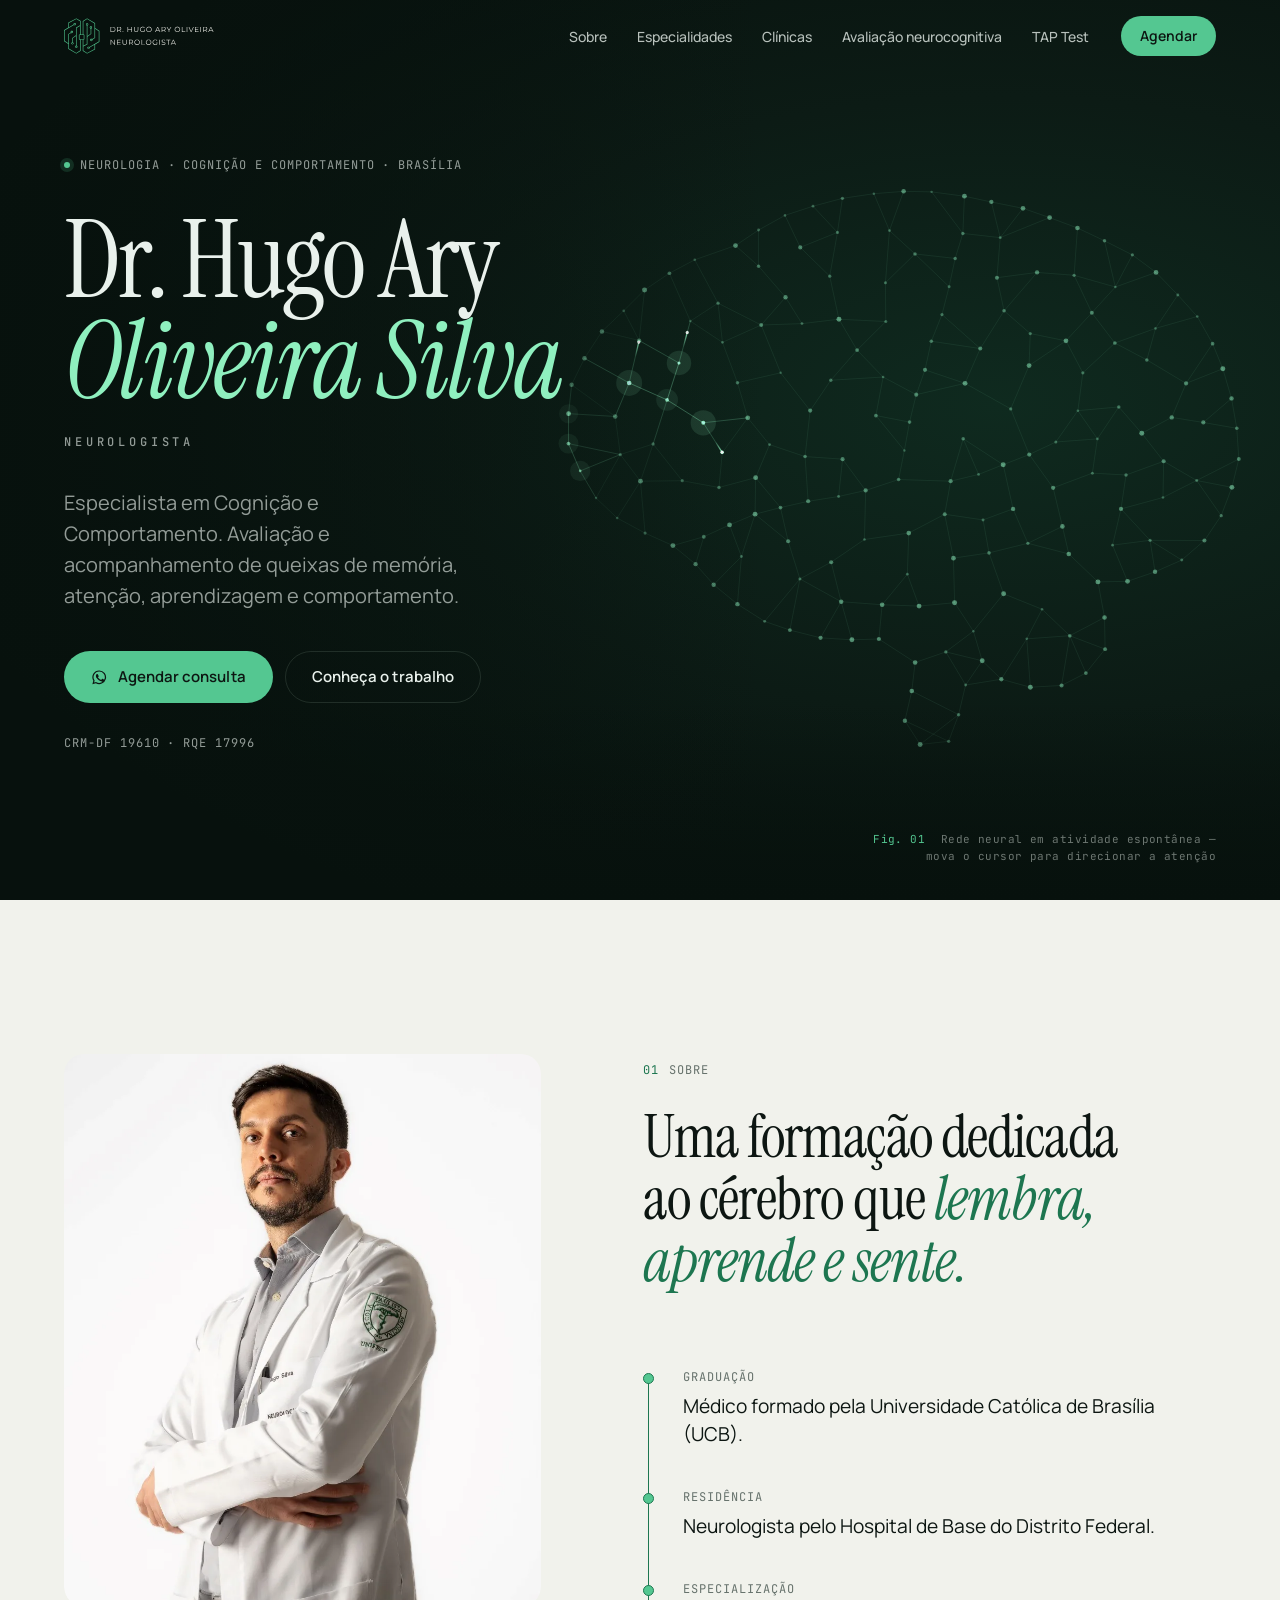
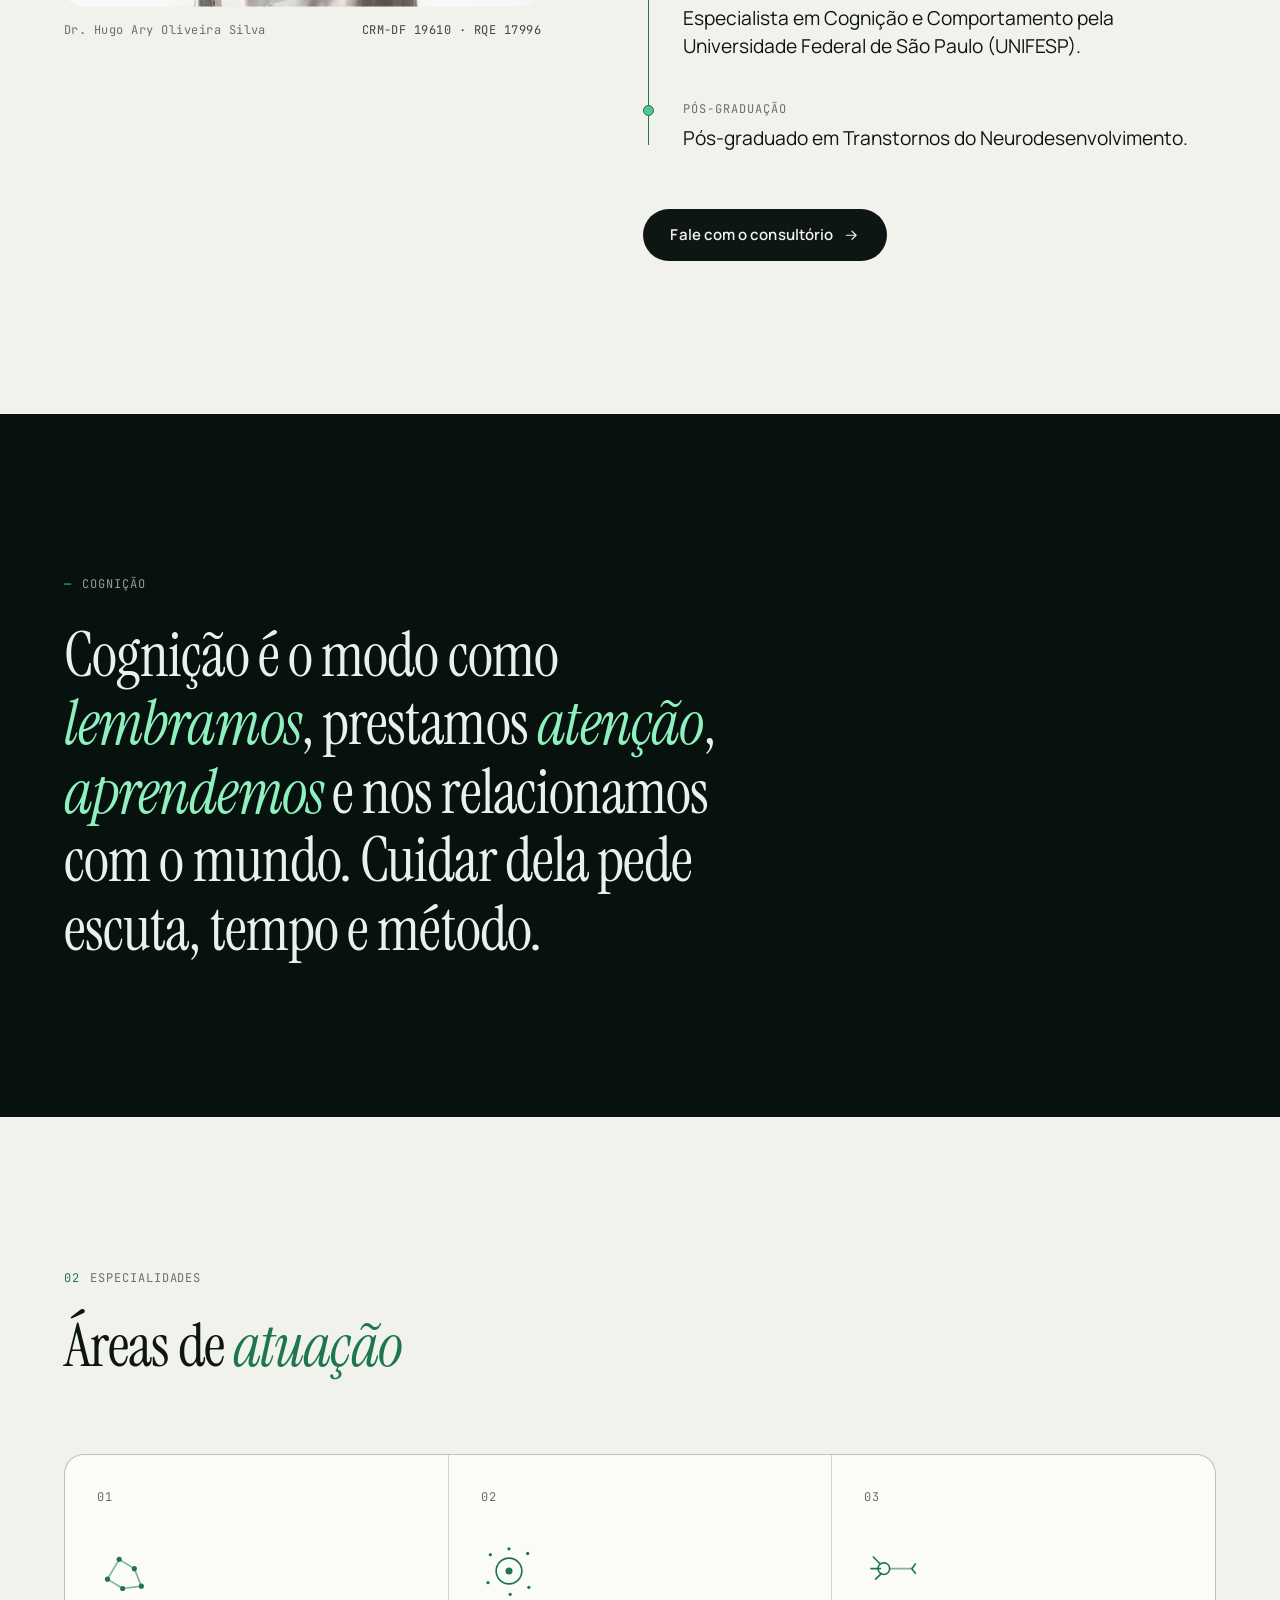
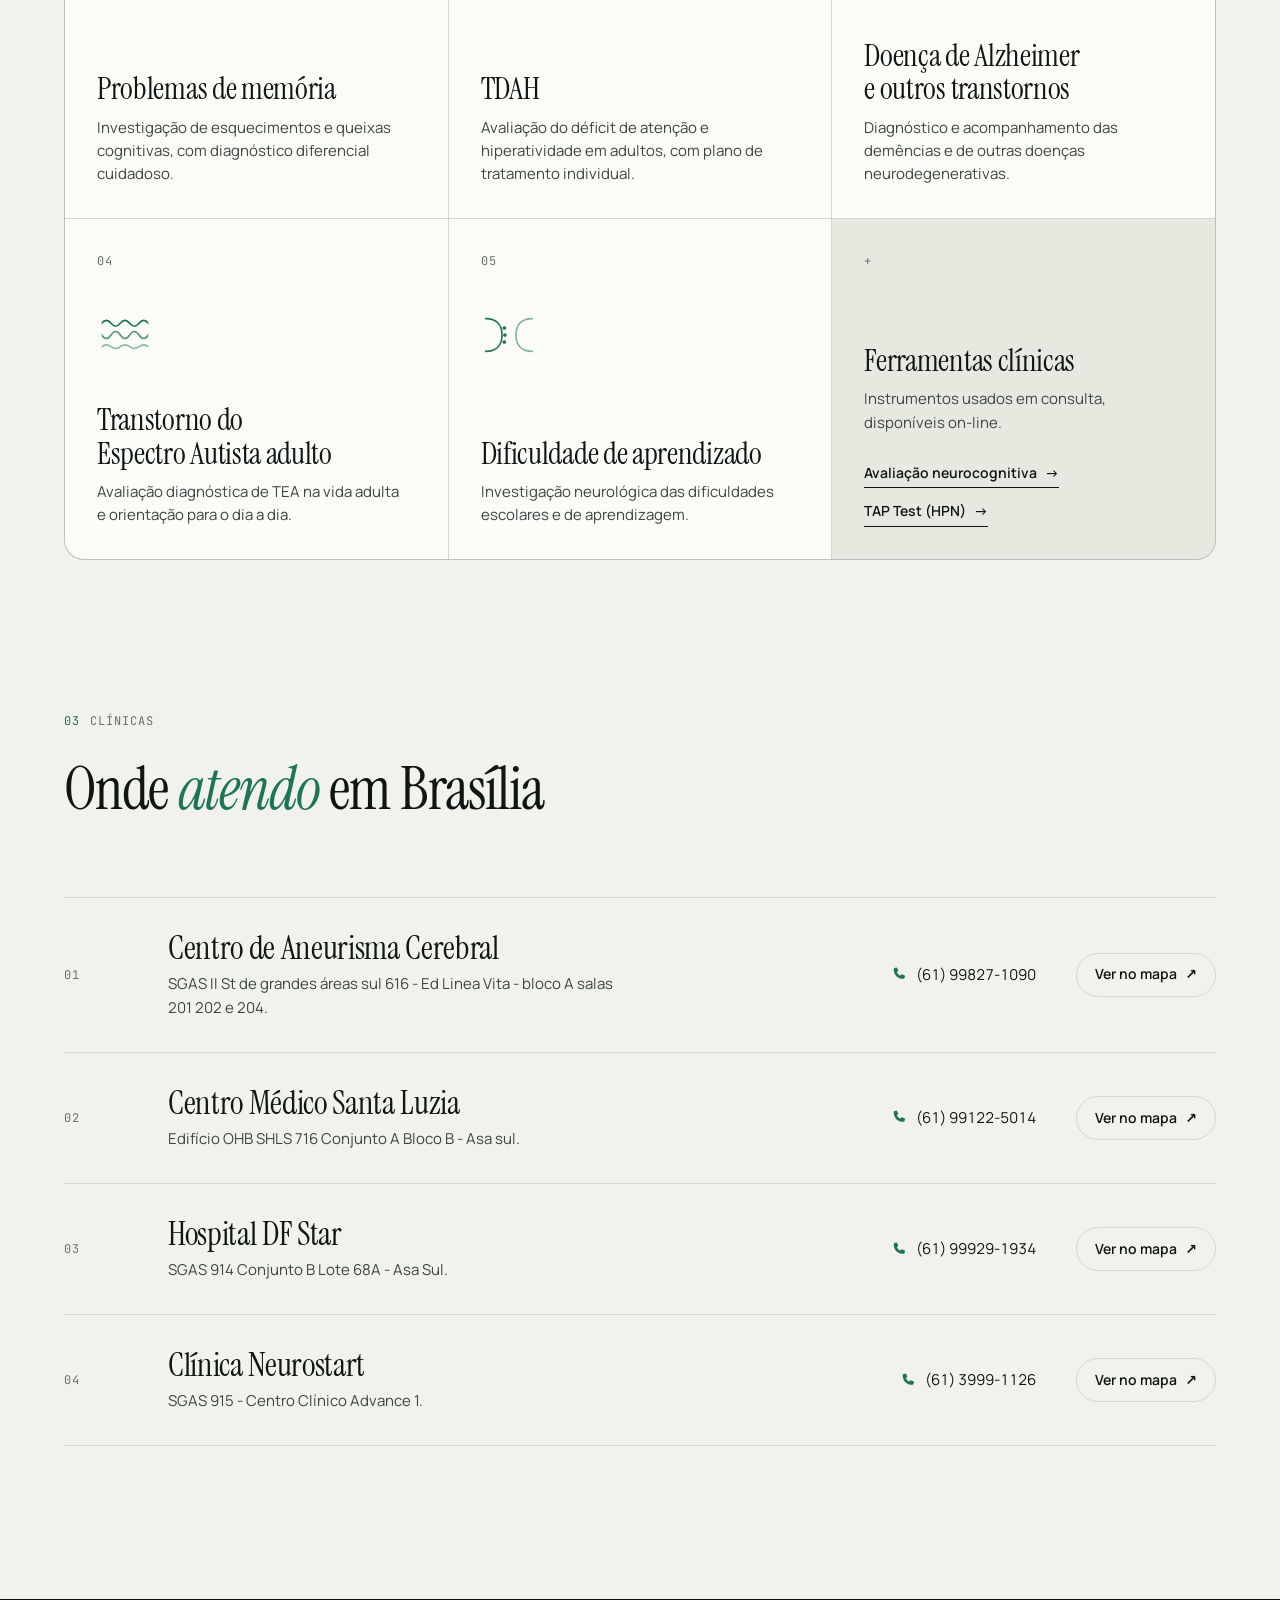
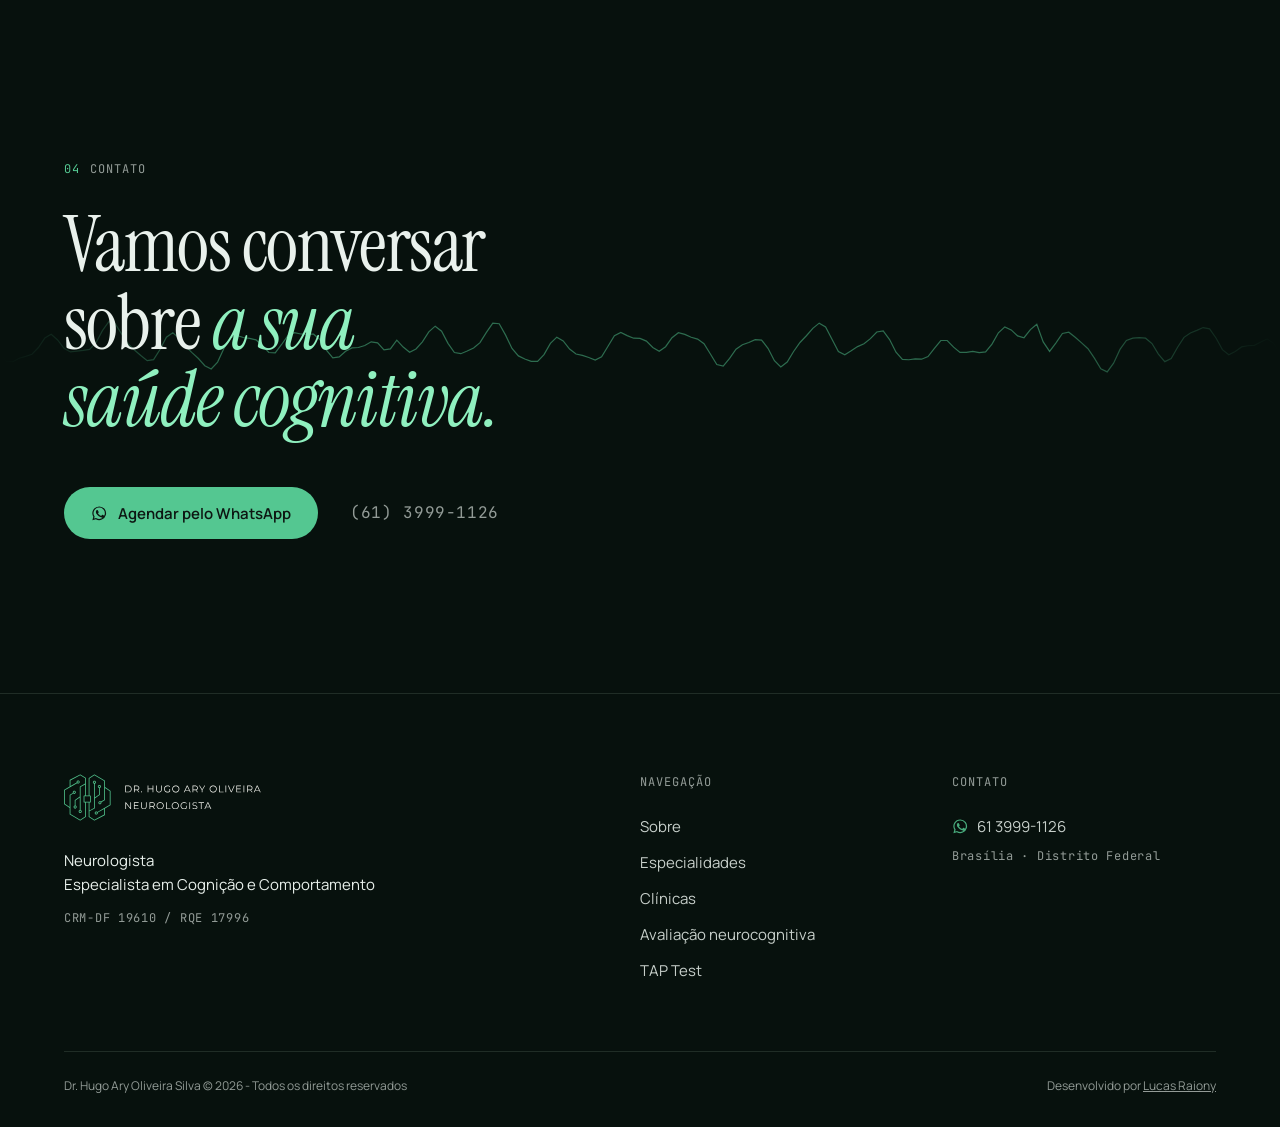
<file: index.html>
<!DOCTYPE html>
<html lang="pt-BR">
  <head>
    <meta charset="UTF-8" />
    <meta name="viewport" content="width=device-width, initial-scale=1.0" />
    <meta
      name="description"
      content="Neurologista em Brasília especialista em Cognição e Comportamento. Atendimento em problemas de memória, TDAH, Alzheimer e autismo adulto. CRM-DF 19610."
    />
    <meta name="author" content="Dr. Hugo Ary Oliveira Silva" />
    <meta name="robots" content="index, follow, max-image-preview:large, max-snippet:-1" />
    <meta name="theme-color" content="#07110d" />
    <link rel="canonical" href="https://drhugoary.com.br/" />

    <!-- Open Graph: define o cartão exibido ao compartilhar o link
         (WhatsApp, Instagram, LinkedIn). -->
    <meta property="og:type" content="website" />
    <meta property="og:site_name" content="Dr. Hugo Ary Oliveira Silva — Neurologista" />
    <meta property="og:locale" content="pt_BR" />
    <meta property="og:url" content="https://drhugoary.com.br/" />
    <meta property="og:title" content="Neurologista em Brasília | Dr. Hugo Ary Oliveira Silva" />
    <meta
      property="og:description"
      content="Especialista em Cognição e Comportamento. Problemas de memória, TDAH, Alzheimer e autismo adulto. CRM-DF 19610 / RQE 17996."
    />
    <meta property="og:image" content="https://drhugoary.com.br/assets/img/og-image.png" />
    <meta property="og:image:width" content="1200" />
    <meta property="og:image:height" content="630" />
    <meta property="og:image:alt" content="Dr. Hugo Ary Oliveira Silva, neurologista em Brasília" />
    <meta name="twitter:card" content="summary_large_image" />
    <meta name="twitter:title" content="Neurologista em Brasília | Dr. Hugo Ary Oliveira Silva" />
    <meta
      name="twitter:description"
      content="Especialista em Cognição e Comportamento. Problemas de memória, TDAH, Alzheimer e autismo adulto."
    />
    <meta name="twitter:image" content="https://drhugoary.com.br/assets/img/og-image.png" />

    <title>Neurologista em Brasília | Dr. Hugo Ary Oliveira Silva</title>

    <!-- Marca o documento como "com JS" antes da primeira pintura: os estados
         iniciais das revelações no scroll só se aplicam quando o script vai
         rodar. Sem JS, todo o conteúdo aparece normalmente. -->
    <script>document.documentElement.classList.add("js");</script>

    <!-- Fontes: preconnect + link direto (em vez de @import no CSS) encurta a
         cadeia de requisições antes da primeira pintura. -->
    <link rel="preconnect" href="https://fonts.googleapis.com" />
    <link rel="preconnect" href="https://fonts.gstatic.com" crossorigin />
    <link
      rel="stylesheet"
      href="https://fonts.googleapis.com/css2?family=Instrument+Serif:ital@0;1&family=JetBrains+Mono:wght@400&family=Manrope:wght@400;500;600&display=swap"
    />
    <link rel="stylesheet" href="./assets/css/style.css" />
    <link rel="icon" href="./assets/img/brain-vector.svg" />
    <link rel="apple-touch-icon" href="./assets/img/brain-vector.svg" />
  </head>
  <body>
    <a class="skip-link" href="#sobre">Pular para o conteúdo</a>

    <header class="site-header" data-theme="dark">
      <nav class="nav" aria-label="Principal">
        <a href="#home" class="nav__logo" aria-label="Dr. Hugo Ary Oliveira Silva — início">
          <img
            src="./assets/img/logo-light.svg"
            alt=""
            class="nav__logo-img nav__logo-img--light"
            width="152"
            height="36"
          />
          <img
            src="./assets/img/logo.svg"
            alt=""
            class="nav__logo-img nav__logo-img--dark"
            width="152"
            height="36"
          />
        </a>

        <ul class="nav__list">
          <li><a href="#sobre" class="nav__link">Sobre</a></li>
          <li><a href="#especialidades" class="nav__link">Especialidades</a></li>
          <li><a href="#clinicas" class="nav__link">Clínicas</a></li>
          <li><a href="./avaliacao-neurocognitiva.html" class="nav__link">Avaliação neurocognitiva</a></li>
          <li><a href="./tap-test.html" class="nav__link">TAP Test</a></li>
        </ul>

        <a href="https://wa.me/556139991126" class="btn btn--sm nav__cta" target="_blank" rel="noopener">Agendar</a>

        <button
          class="nav__toggle"
          type="button"
          aria-label="Abrir menu de navegação"
          aria-expanded="false"
          aria-controls="mobile-menu"
        >
          <span class="nav__toggle-line"></span>
          <span class="nav__toggle-line"></span>
        </button>
      </nav>

      <div class="mobile-menu" id="mobile-menu" hidden>
        <ul class="mobile-menu__list">
          <li><a href="#sobre" class="mobile-menu__link">Sobre</a></li>
          <li><a href="#especialidades" class="mobile-menu__link">Especialidades</a></li>
          <li><a href="#clinicas" class="mobile-menu__link">Clínicas</a></li>
          <li><a href="./avaliacao-neurocognitiva.html" class="mobile-menu__link">Avaliação neurocognitiva</a></li>
          <li><a href="./tap-test.html" class="mobile-menu__link">TAP Test</a></li>
        </ul>
        <a href="https://wa.me/556139991126" class="btn mobile-menu__cta" target="_blank" rel="noopener">Agendar pelo WhatsApp</a>
      </div>
    </header>

    <main>
      <!-- HERO ─────────────────────────────────────────────────────────── -->
      <section class="hero" id="home" data-nav-theme="dark">
        <!-- Rede neural desenhada em canvas (assets/js/script.js): neurônios
             distribuídos na silhueta de um cérebro, com potenciais de ação
             percorrendo as sinapses. É decorativa: leitores de tela a
             ignoram. -->
        <canvas class="hero__canvas" aria-hidden="true"></canvas>
        <div class="hero__scrim" aria-hidden="true"></div>

        <div class="hero__inner">
          <p class="eyebrow hero__eyebrow">
            <span class="eyebrow__dot" aria-hidden="true"></span>
            Neurologia · Cognição e Comportamento · Brasília
          </p>

          <h1 class="hero__title">
            <span class="hero__line"><span class="hero__line-inner">Dr. Hugo Ary</span></span>
            <span class="hero__line"><span class="hero__line-inner"><em>Oliveira Silva</em></span></span>
            <span class="hero__role">Neurologista</span>
          </h1>

          <p class="hero__lede">
            Especialista em Cognição e Comportamento. Avaliação e acompanhamento
            de queixas de memória, atenção, aprendizagem e comportamento.
          </p>

          <div class="hero__actions">
            <a href="https://wa.me/556139991126" class="btn" target="_blank" rel="noopener">
              <svg class="svg-icon" viewBox="0 0 24 24" aria-hidden="true" focusable="false"><path d="M12 2a10 10 0 0 0-8.6 15.1L2 22l5-1.3A10 10 0 1 0 12 2zm0 1.8a8.2 8.2 0 1 1-4.2 15.3l-.3-.2-3 .8.8-2.9-.2-.3A8.2 8.2 0 0 1 12 3.8zM8.9 7.2c-.2 0-.5 0-.8.3-.3.3-1 1-1 2.5s1.1 2.9 1.2 3.1c.2.2 2.1 3.3 5.2 4.5 2.6 1 3.1.8 3.6.8.6-.1 1.8-.7 2-1.4.3-.7.3-1.3.2-1.4l-.6-.3-2-1c-.3-.1-.5-.2-.7.2l-.9 1.2c-.2.2-.4.2-.7.1-.3-.2-1.3-.5-2.4-1.5-.9-.8-1.5-1.8-1.7-2.1-.2-.3 0-.5.1-.6l.5-.5.3-.5c.1-.2 0-.4 0-.5L9.8 7.6c-.2-.5-.5-.4-.7-.4h-.2z"/></svg>
              Agendar consulta
            </a>
            <a href="#sobre" class="btn btn--ghost">Conheça o trabalho</a>
          </div>

          <p class="hero__crm">CRM-DF 19610 <span aria-hidden="true">·</span> RQE 17996</p>
        </div>

        <p class="hero__caption" aria-hidden="true">
          <span>Fig. 01</span> Rede neural em atividade espontânea<span class="hero__caption-hint"> — mova o cursor para direcionar a atenção</span>
        </p>
      </section>

      <!-- SOBRE ────────────────────────────────────────────────────────── -->
      <section class="about" id="sobre" data-nav-theme="light">
        <div class="container about__grid">
          <figure class="about__figure" data-reveal="image">
            <picture>
              <source srcset="./assets/img/hugo.webp" type="image/webp" />
              <img
                src="./assets/img/hugo.jpg"
                alt="Dr. Hugo Ary Oliveira Silva, neurologista em Brasília"
                class="about__img"
                width="918"
                height="1064"
                loading="lazy"
                decoding="async"
              />
            </picture>
            <figcaption class="about__caption">
              Dr. Hugo Ary Oliveira Silva <span>CRM-DF 19610 · RQE 17996</span>
            </figcaption>
          </figure>

          <div class="about__content">
            <p class="section-label" data-reveal><span>01</span> Sobre</p>
            <h2 class="section-title" data-reveal style="--d: 80ms">
              Uma formação dedicada ao cérebro que <em>lembra, aprende e sente.</em>
            </h2>

            <!-- Trajetória como um axônio: o sinal desce pela linha e cada
                 etapa acende no momento em que ele chega. -->
            <ol class="axon" data-reveal="axon">
              <li class="axon__track" aria-hidden="true"><span class="axon__signal"></span></li>
              <li class="axon__item" style="--d: 180ms">
                <span class="axon__node" aria-hidden="true"></span>
                <span class="axon__label">Graduação</span>
                Médico formado pela Universidade Católica de Brasília (UCB).
              </li>
              <li class="axon__item" style="--d: 480ms">
                <span class="axon__node" aria-hidden="true"></span>
                <span class="axon__label">Residência</span>
                Neurologista pelo Hospital de Base do Distrito Federal.
              </li>
              <li class="axon__item" style="--d: 780ms">
                <span class="axon__node" aria-hidden="true"></span>
                <span class="axon__label">Especialização</span>
                Especialista em Cognição e Comportamento pela Universidade Federal
                de São Paulo (UNIFESP).
              </li>
              <li class="axon__item" style="--d: 1080ms">
                <span class="axon__node" aria-hidden="true"></span>
                <span class="axon__label">Pós-graduação</span>
                Pós-graduado em Transtornos do Neurodesenvolvimento.
              </li>
            </ol>

            <a href="https://wa.me/556139991126" class="btn btn--dark" target="_blank" rel="noopener" data-reveal style="--d: 120ms">
              Fale com o consultório
              <svg class="svg-icon btn__arrow" viewBox="0 0 24 24" aria-hidden="true" focusable="false"><path d="M5 12h13m-5-6 6 6-6 6" fill="none" stroke="currentColor" stroke-width="1.8" stroke-linecap="round" stroke-linejoin="round"/></svg>
            </a>
          </div>
        </div>
      </section>

      <!-- COGNIÇÃO (manifesto) ─────────────────────────────────────────── -->
      <!-- As palavras "acendem" conforme a leitura avança, como uma memória
           sendo codificada. O texto completo está no HTML (SEO e leitores de
           tela); o JS só envolve cada palavra num <span>. -->
      <section class="manifesto" data-nav-theme="dark" aria-label="Cognição">
        <div class="container">
          <p class="section-label section-label--light"><span>—</span> Cognição</p>
          <p class="manifesto__text" data-words>
            Cognição é o modo como <em>lembramos</em>, prestamos <em>atenção</em>,
            <em>aprendemos</em> e nos relacionamos com o mundo. Cuidar dela pede
            escuta, tempo e método.
          </p>
        </div>
      </section>

      <!-- ESPECIALIDADES ───────────────────────────────────────────────── -->
      <section class="services" id="especialidades" data-nav-theme="light">
        <div class="container">
          <div class="section-head">
            <p class="section-label" data-reveal><span>02</span> Especialidades</p>
            <h2 class="section-title" data-reveal style="--d: 80ms">
              Áreas de <em>atuação</em>
            </h2>
          </div>

          <ul class="services__grid" data-reveal="group">
            <li class="card" style="--d: 0ms">
              <span class="card__index">01</span>
              <!-- Memória: o traço (engrama) se forma, ligando os pontos. -->
              <svg class="card__icon icon-memory" viewBox="0 0 48 48" aria-hidden="true" focusable="false">
                <path class="icon-memory__trace" pathLength="1" d="M9 31 19 14l13 8 6 15-16 2z" />
                <circle cx="9" cy="31" r="2.2" /><circle cx="19" cy="14" r="2.2" /><circle cx="32" cy="22" r="2.2" /><circle cx="38" cy="37" r="2.2" /><circle cx="22" cy="39" r="2.2" />
              </svg>
              <h3 class="card__title">Problemas de memória</h3>
              <p class="card__text">Investigação de esquecimentos e queixas cognitivas, com diagnóstico diferencial cuidadoso.</p>
            </li>
            <li class="card" style="--d: 70ms">
              <span class="card__index">02</span>
              <!-- Atenção: o foco se fecha sobre o centro e o entorno esmaece. -->
              <svg class="card__icon icon-focus" viewBox="0 0 48 48" aria-hidden="true" focusable="false">
                <g class="icon-focus__noise">
                  <circle cx="8" cy="10" r="1.4" /><circle cx="40" cy="9" r="1.4" /><circle cx="6" cy="34" r="1.4" /><circle cx="41" cy="38" r="1.4" /><circle cx="24" cy="5" r="1.4" /><circle cx="25" cy="44" r="1.4" />
                </g>
                <circle class="icon-focus__ring" cx="24" cy="24" r="11" />
                <circle class="icon-focus__core" cx="24" cy="24" r="3" />
              </svg>
              <h3 class="card__title">TDAH</h3>
              <p class="card__text">Avaliação do déficit de atenção e hiperatividade em adultos, com plano de tratamento individual.</p>
            </li>
            <li class="card" style="--d: 130ms">
              <span class="card__index">03</span>
              <!-- Neurônio: um potencial de ação percorre o axônio. -->
              <svg class="card__icon icon-neuron" viewBox="0 0 48 48" aria-hidden="true" focusable="false">
                <path d="M8 12l6 6M6 22h8M10 31l5-5" />
                <circle cx="17" cy="22" r="5" />
                <path class="icon-neuron__axon" d="M22 22h19" />
                <path class="icon-neuron__spike" pathLength="1" d="M22 22h19" />
                <path d="M41 22l3-4M41 22l3 4" />
              </svg>
              <h3 class="card__title">Doença de Alzheimer e outros transtornos</h3>
              <p class="card__text">Diagnóstico e acompanhamento das demências e de outras doenças neurodegenerativas.</p>
            </li>
            <li class="card" style="--d: 180ms">
              <span class="card__index">04</span>
              <!-- Espectro: frequências diferentes convivendo lado a lado. -->
              <svg class="card__icon icon-spectrum" viewBox="0 0 48 48" aria-hidden="true" focusable="false">
                <defs><clipPath id="spectrum-clip"><rect x="4" y="6" width="40" height="36" rx="2" /></clipPath></defs>
                <g clip-path="url(#spectrum-clip)">
                  <path class="icon-spectrum__wave icon-spectrum__wave--a" d="M-12 14q4-5 8 0t8 0 8 0 8 0 8 0 8 0 8 0 8 0 8 0 8 0" />
                  <path class="icon-spectrum__wave icon-spectrum__wave--b" d="M-12 24q4 6 8 0t8 0 8 0 8 0 8 0 8 0 8 0 8 0" />
                  <path class="icon-spectrum__wave icon-spectrum__wave--c" d="M-12 34q4-3 8 0t8 0 8 0 8 0 8 0 8 0 8 0 8 0 8 0 8 0" />
                </g>
              </svg>
              <h3 class="card__title">Transtorno do Espectro Autista adulto</h3>
              <p class="card__text">Avaliação diagnóstica de TEA na vida adulta e orientação para o dia a dia.</p>
            </li>
            <li class="card" style="--d: 220ms">
              <span class="card__index">05</span>
              <!-- Sinapse: neurotransmissores atravessam a fenda — plasticidade. -->
              <svg class="card__icon icon-synapse" viewBox="0 0 48 48" aria-hidden="true" focusable="false">
                <path d="M4 10c10 0 14 6 14 14s-4 14-14 14" />
                <path class="icon-synapse__post" d="M44 10c-10 0-14 6-14 14s4 14 14 14" />
                <g class="icon-synapse__vesicles">
                  <circle cx="20" cy="18" r="1.6" /><circle cx="20.5" cy="24" r="1.6" /><circle cx="20" cy="30" r="1.6" />
                </g>
              </svg>
              <h3 class="card__title">Dificuldade de aprendizado</h3>
              <p class="card__text">Investigação neurológica das dificuldades escolares e de aprendizagem.</p>
            </li>
            <li class="card card--tools" style="--d: 260ms">
              <span class="card__index">+</span>
              <h3 class="card__title">Ferramentas clínicas</h3>
              <p class="card__text">Instrumentos usados em consulta, disponíveis on-line.</p>
              <div class="card__links">
                <a href="./avaliacao-neurocognitiva.html" class="text-link">Avaliação neurocognitiva <span aria-hidden="true">→</span></a>
                <a href="./tap-test.html" class="text-link">TAP Test (HPN) <span aria-hidden="true">→</span></a>
              </div>
            </li>
          </ul>
        </div>
      </section>

      <!-- CLÍNICAS ─────────────────────────────────────────────────────── -->
      <section class="local" id="clinicas" data-nav-theme="light">
        <div class="container">
          <div class="section-head">
            <p class="section-label" data-reveal><span>03</span> Clínicas</p>
            <h2 class="section-title" data-reveal style="--d: 80ms">
              Onde <em>atendo</em> em Brasília
            </h2>
          </div>

          <ul class="local__list" data-reveal="group">
            <li class="place" style="--d: 0ms">
              <span class="place__index">01</span>
              <div class="place__body">
                <h3 class="place__name">Centro de Aneurisma Cerebral</h3>
                <p class="place__address">SGAS II St de grandes áreas sul 616 - Ed Linea Vita - bloco A salas 201 202 e 204.</p>
              </div>
              <a href="tel:+5561998271090" class="place__phone">
                <svg class="svg-icon" viewBox="0 0 24 24" aria-hidden="true" focusable="false"><path d="M6.6 2.8 9 2.2c.6-.1 1.2.2 1.4.8l1.4 3.3c.2.5.1 1.1-.3 1.5L9.9 9.2a12 12 0 0 0 4.9 4.9l1.4-1.6c.4-.4 1-.5 1.5-.3l3.3 1.4c.6.2.9.8.8 1.4l-.6 2.4c-.2.7-.8 1.2-1.5 1.2C10.9 18.6 5.4 13.1 5.4 4.3c0-.7.5-1.3 1.2-1.5z"/></svg>
                (61) 99827-1090
              </a>
              <a
                href="https://www.google.com/maps/place/Centro+de+Aneurisma+Cerebral/@-15.8399834,-47.9204441,15z/data=!4m2!3m1!1s0x0:0xaaf18d0923b8e174?sa=X&ved=2ahUKEwj5wNryz6eAAxVCK7kGHf7tD1wQ_BJ6BAhDEAA&ved=2ahUKEwj5wNryz6eAAxVCK7kGHf7tD1wQ_BJ6BAhLEAg"
                class="place__map"
                target="_blank"
                rel="noopener"
                >Ver no mapa <span aria-hidden="true">↗</span></a
              >
            </li>

            <li class="place" style="--d: 70ms">
              <span class="place__index">02</span>
              <div class="place__body">
                <h3 class="place__name">Centro Médico Santa Luzia</h3>
                <p class="place__address">Edifício OHB SHLS 716 Conjunto A Bloco B - Asa sul.</p>
              </div>
              <a href="tel:+5561991225014" class="place__phone">
                <svg class="svg-icon" viewBox="0 0 24 24" aria-hidden="true" focusable="false"><path d="M6.6 2.8 9 2.2c.6-.1 1.2.2 1.4.8l1.4 3.3c.2.5.1 1.1-.3 1.5L9.9 9.2a12 12 0 0 0 4.9 4.9l1.4-1.6c.4-.4 1-.5 1.5-.3l3.3 1.4c.6.2.9.8.8 1.4l-.6 2.4c-.2.7-.8 1.2-1.5 1.2C10.9 18.6 5.4 13.1 5.4 4.3c0-.7.5-1.3 1.2-1.5z"/></svg>
                (61) 99122-5014
              </a>
              <a
                href="https://www.google.com/maps/place/Centro+M%C3%A9dico+Santa+Luzia:+Consultas,+Centro+M%C3%A9dico,+Multicl%C3%ADnica,+Cl%C3%ADnica+M%C3%A9dica,+Bras%C3%ADlia+DF/@-15.8258699,-47.9287773,15z/data=!4m6!3m5!1s0x935a31cbc9e81fdb:0x6384e252cd146530!8m2!3d-15.8258699!4d-47.9287773!16s%2Fg%2F11g0j6tjkg?entry=ttu"
                class="place__map"
                target="_blank"
                rel="noopener"
                >Ver no mapa <span aria-hidden="true">↗</span></a
              >
            </li>

            <li class="place" style="--d: 130ms">
              <span class="place__index">03</span>
              <div class="place__body">
                <h3 class="place__name">Hospital DF Star</h3>
                <p class="place__address">SGAS 914 Conjunto B Lote 68A - Asa Sul.</p>
              </div>
              <a href="tel:+5561999291934" class="place__phone">
                <svg class="svg-icon" viewBox="0 0 24 24" aria-hidden="true" focusable="false"><path d="M6.6 2.8 9 2.2c.6-.1 1.2.2 1.4.8l1.4 3.3c.2.5.1 1.1-.3 1.5L9.9 9.2a12 12 0 0 0 4.9 4.9l1.4-1.6c.4-.4 1-.5 1.5-.3l3.3 1.4c.6.2.9.8.8 1.4l-.6 2.4c-.2.7-.8 1.2-1.5 1.2C10.9 18.6 5.4 13.1 5.4 4.3c0-.7.5-1.3 1.2-1.5z"/></svg>
                (61) 99929-1934
              </a>
              <a
                href="https://www.google.com/maps/search/?api=1&query=Hospital+DF+Star+Brasilia"
                class="place__map"
                target="_blank"
                rel="noopener"
                >Ver no mapa <span aria-hidden="true">↗</span></a
              >
            </li>

            <li class="place" style="--d: 180ms">
              <span class="place__index">04</span>
              <div class="place__body">
                <h3 class="place__name">Clínica Neurostart</h3>
                <p class="place__address">SGAS 915 - Centro Clínico Advance 1.</p>
              </div>
              <a href="tel:+556139991126" class="place__phone">
                <svg class="svg-icon" viewBox="0 0 24 24" aria-hidden="true" focusable="false"><path d="M6.6 2.8 9 2.2c.6-.1 1.2.2 1.4.8l1.4 3.3c.2.5.1 1.1-.3 1.5L9.9 9.2a12 12 0 0 0 4.9 4.9l1.4-1.6c.4-.4 1-.5 1.5-.3l3.3 1.4c.6.2.9.8.8 1.4l-.6 2.4c-.2.7-.8 1.2-1.5 1.2C10.9 18.6 5.4 13.1 5.4 4.3c0-.7.5-1.3 1.2-1.5z"/></svg>
                (61) 3999-1126
              </a>
              <a
                href="https://www.google.com/maps/search/?api=1&query=Neurostart+Brasilia"
                class="place__map"
                target="_blank"
                rel="noopener"
                >Ver no mapa <span aria-hidden="true">↗</span></a
              >
            </li>
          </ul>
        </div>
      </section>

      <!-- CONTATO ──────────────────────────────────────────────────────── -->
      <section class="contact" data-nav-theme="dark" aria-labelledby="contact-title">
        <!-- Ritmo de EEG em movimento contínuo (linear: é um traçado, não uma
             transição). Pausa fora da tela. -->
        <svg class="contact__eeg" viewBox="0 0 1200 120" preserveAspectRatio="none" aria-hidden="true" focusable="false">
          <path class="contact__eeg-path" d="M0 66.5 L6 73.3 L12 73.5 L18 70.5 L24 68.9 L30 67.1 L36 61.3 L42 53.2 L48 50.0 L54 54.8 L60 62.0 L66 65.1 L72 64.4 L78 63.8 L84 62.9 L90 57.2 L96 46.8 L102 39.2 L108 40.9 L114 49.6 L120 58.0 L126 63.4 L132 68.2 L138 72.6 L144 71.7 L150 63.0 L156 52.4 L162 48.7 L168 53.4 L174 60.4 L180 65.7 L186 70.7 L192 76.9 L198 79.7 L204 73.8 L210 61.9 L216 52.8 L222 51.0 L228 52.7 L234 53.4 L240 54.7 L246 59.7 L252 65.6 L258 65.8 L264 58.7 L270 51.0 L276 48.5 L282 49.7 L288 49.8 L294 49.9 L300 54.5 L306 63.6 L312 70.2 L318 69.4 L324 64.5 L330 61.6 L336 61.3 L342 59.6 L348 56.4 L354 57.3 L360 63.4 L366 62.5 L372 55.0 L378 60.9 L384 65.3 L390 62.5 L396 56.4 L402 47.9 L408 43.0 L414 47.3 L420 57.7 L426 65.6 L432 66.6 L438 64.3 L444 61.7 L450 57.1 L456 48.3 L462 40.4 L468 40.9 L474 50.7 L480 62.1 L486 68.5 L492 71.1 L498 73.2 L504 73.2 L510 67.4 L516 57.8 L522 52.4 L528 55.6 L534 62.6 L540 66.9 L546 68.0 L552 69.9 L558 72.0 L564 69.3 L570 60.2 L576 51.1 L582 48.4 L588 51.1 L594 53.3 L600 53.5 L606 55.8 L612 61.3 L618 64.5 L624 60.6 L630 52.9 L636 48.6 L642 50.0 L648 52.5 L654 54.1 L660 58.0 L666 66.9 L672 75.9 L678 77.2 L684 70.6 L690 62.8 L696 58.9 L702 57.0 L708 54.6 L714 54.9 L720 62.0 L726 72.6 L732 78.0 L738 73.8 L744 64.7 L750 57.0 L756 51.2 L762 44.9 L768 40.4 L774 43.6 L780 54.3 L786 64.7 L792 67.5 L798 64.1 L804 60.5 L810 58.1 L816 53.7 L822 48.0 L828 47.1 L834 54.5 L840 65.3 L846 71.5 L852 71.8 L858 71.0 L864 71.3 L870 69.0 L876 62.0 L882 55.3 L888 55.3 L894 61.0 L900 65.5 L906 65.5 L912 64.6 L918 65.6 L924 65.0 L930 58.4 L936 48.7 L942 43.6 L948 46.2 L954 51.3 L960 52.9 L966 46.0 L972 41.3 L978 56.5 L984 64.6 L990 57.3 L996 49.3 L1002 48.2 L1008 52.5 L1014 57.3 L1020 62.3 L1026 70.4 L1032 79.6 L1038 82.2 L1044 74.7 L1050 62.9 L1056 55.2 L1062 53.2 L1068 52.9 L1074 53.3 L1080 57.9 L1086 66.9 L1092 73.4 L1098 70.7 L1104 61.1 L1110 52.6 L1116 48.8 L1122 46.6 L1128 44.2 L1134 45.3 L1140 53.1 L1146 63.1 L1152 67.5 L1158 64.8 L1164 60.8 L1170 59.8 L1176 59.4 L1182 56.5 L1188 54.0 L1194 57.6 L1200 66.5 L1206 73.3 L1212 73.5 L1218 70.5 L1224 68.9 L1230 67.1 L1236 61.3 L1242 53.2 L1248 50.0 L1254 54.8 L1260 62.0 L1266 65.1 L1272 64.4 L1278 63.8 L1284 62.9 L1290 57.2 L1296 46.8 L1302 39.2 L1308 40.9 L1314 49.6 L1320 58.0 L1326 63.4 L1332 68.2 L1338 72.6 L1344 71.7 L1350 63.0 L1356 52.4 L1362 48.7 L1368 53.4 L1374 60.4 L1380 65.7 L1386 70.7 L1392 76.9 L1398 79.7 L1404 73.8 L1410 61.9 L1416 52.8 L1422 51.0 L1428 52.7 L1434 53.4 L1440 54.7 L1446 59.7 L1452 65.6 L1458 65.8 L1464 58.7 L1470 51.0 L1476 48.5 L1482 49.7 L1488 49.8 L1494 49.9 L1500 54.5 L1506 63.6 L1512 70.2 L1518 69.4 L1524 64.5 L1530 61.6 L1536 61.3 L1542 59.6 L1548 56.4 L1554 57.3 L1560 63.4 L1566 62.5 L1572 55.0 L1578 60.9 L1584 65.3 L1590 62.5 L1596 56.4 L1602 47.9 L1608 43.0 L1614 47.3 L1620 57.7 L1626 65.6 L1632 66.6 L1638 64.3 L1644 61.7 L1650 57.1 L1656 48.3 L1662 40.4 L1668 40.9 L1674 50.7 L1680 62.1 L1686 68.5 L1692 71.1 L1698 73.2 L1704 73.2 L1710 67.4 L1716 57.8 L1722 52.4 L1728 55.6 L1734 62.6 L1740 66.9 L1746 68.0 L1752 69.9 L1758 72.0 L1764 69.3 L1770 60.2 L1776 51.1 L1782 48.4 L1788 51.1 L1794 53.3 L1800 53.5 L1806 55.8 L1812 61.3 L1818 64.5 L1824 60.6 L1830 52.9 L1836 48.6 L1842 50.0 L1848 52.5 L1854 54.1 L1860 58.0 L1866 66.9 L1872 75.9 L1878 77.2 L1884 70.6 L1890 62.8 L1896 58.9 L1902 57.0 L1908 54.6 L1914 54.9 L1920 62.0 L1926 72.6 L1932 78.0 L1938 73.8 L1944 64.7 L1950 57.0 L1956 51.2 L1962 44.9 L1968 40.4 L1974 43.6 L1980 54.3 L1986 64.7 L1992 67.5 L1998 64.1 L2004 60.5 L2010 58.1 L2016 53.7 L2022 48.0 L2028 47.1 L2034 54.5 L2040 65.3 L2046 71.5 L2052 71.8 L2058 71.0 L2064 71.3 L2070 69.0 L2076 62.0 L2082 55.3 L2088 55.3 L2094 61.0 L2100 65.5 L2106 65.5 L2112 64.6 L2118 65.6 L2124 65.0 L2130 58.4 L2136 48.7 L2142 43.6 L2148 46.2 L2154 51.3 L2160 52.9 L2166 46.0 L2172 41.3 L2178 56.5 L2184 64.6 L2190 57.3 L2196 49.3 L2202 48.2 L2208 52.5 L2214 57.3 L2220 62.3 L2226 70.4 L2232 79.6 L2238 82.2 L2244 74.7 L2250 62.9 L2256 55.2 L2262 53.2 L2268 52.9 L2274 53.3 L2280 57.9 L2286 66.9 L2292 73.4 L2298 70.7 L2304 61.1 L2310 52.6 L2316 48.8 L2322 46.6 L2328 44.2 L2334 45.3 L2340 53.1 L2346 63.1 L2352 67.5 L2358 64.8 L2364 60.8 L2370 59.8 L2376 59.4 L2382 56.5 L2388 54.0 L2394 57.6 L2400 66.5" />
        </svg>
        <div class="container contact__inner">
          <p class="section-label section-label--light" data-reveal><span>04</span> Contato</p>
          <h2 class="contact__title" id="contact-title" data-reveal style="--d: 80ms">
            Vamos conversar sobre <em>a sua saúde cognitiva.</em>
          </h2>
          <div class="contact__actions" data-reveal style="--d: 160ms">
            <a href="https://wa.me/556139991126" class="btn" target="_blank" rel="noopener">
              <svg class="svg-icon" viewBox="0 0 24 24" aria-hidden="true" focusable="false"><path d="M12 2a10 10 0 0 0-8.6 15.1L2 22l5-1.3A10 10 0 1 0 12 2zm0 1.8a8.2 8.2 0 1 1-4.2 15.3l-.3-.2-3 .8.8-2.9-.2-.3A8.2 8.2 0 0 1 12 3.8zM8.9 7.2c-.2 0-.5 0-.8.3-.3.3-1 1-1 2.5s1.1 2.9 1.2 3.1c.2.2 2.1 3.3 5.2 4.5 2.6 1 3.1.8 3.6.8.6-.1 1.8-.7 2-1.4.3-.7.3-1.3.2-1.4l-.6-.3-2-1c-.3-.1-.5-.2-.7.2l-.9 1.2c-.2.2-.4.2-.7.1-.3-.2-1.3-.5-2.4-1.5-.9-.8-1.5-1.8-1.7-2.1-.2-.3 0-.5.1-.6l.5-.5.3-.5c.1-.2 0-.4 0-.5L9.8 7.6c-.2-.5-.5-.4-.7-.4h-.2z"/></svg>
              Agendar pelo WhatsApp
            </a>
            <a href="tel:+556139991126" class="contact__phone">(61) 3999-1126</a>
          </div>
        </div>
      </section>
    </main>

    <footer class="footer" data-nav-theme="dark">
      <div class="container">
        <div class="footer__top">
          <div class="footer__brand">
            <img
              src="./assets/img/logo-light.svg"
              alt="Dr. Hugo Ary Oliveira Silva - Neurologista em Brasília"
              class="footer__logo"
              width="152"
              height="36"
              loading="lazy"
            />
            <p class="footer__text">
              Neurologista <br />
              Especialista em Cognição e Comportamento
            </p>
            <p class="footer__text footer__text--muted">CRM-DF 19610 / RQE 17996</p>
          </div>

          <nav class="footer__nav" aria-label="Rodapé">
            <p class="footer__heading">Navegação</p>
            <a href="#sobre">Sobre</a>
            <a href="#especialidades">Especialidades</a>
            <a href="#clinicas">Clínicas</a>
            <a href="./avaliacao-neurocognitiva.html">Avaliação neurocognitiva</a>
            <a href="./tap-test.html">TAP Test</a>
          </nav>

          <div class="footer__nav">
            <p class="footer__heading">Contato</p>
            <a href="https://wa.me/556139991126" target="_blank" rel="noopener" class="footer__phone">
              <svg class="svg-icon svg-icon--whatsapp" viewBox="0 0 24 24" aria-hidden="true" focusable="false"><path d="M12 2a10 10 0 0 0-8.6 15.1L2 22l5-1.3A10 10 0 1 0 12 2zm0 1.8a8.2 8.2 0 1 1-4.2 15.3l-.3-.2-3 .8.8-2.9-.2-.3A8.2 8.2 0 0 1 12 3.8zM8.9 7.2c-.2 0-.5 0-.8.3-.3.3-1 1-1 2.5s1.1 2.9 1.2 3.1c.2.2 2.1 3.3 5.2 4.5 2.6 1 3.1.8 3.6.8.6-.1 1.8-.7 2-1.4.3-.7.3-1.3.2-1.4l-.6-.3-2-1c-.3-.1-.5-.2-.7.2l-.9 1.2c-.2.2-.4.2-.7.1-.3-.2-1.3-.5-2.4-1.5-.9-.8-1.5-1.8-1.7-2.1-.2-.3 0-.5.1-.6l.5-.5.3-.5c.1-.2 0-.4 0-.5L9.8 7.6c-.2-.5-.5-.4-.7-.4h-.2z"/></svg><span>61 3999-1126</span>
            </a>
            <p class="footer__text footer__text--muted">Brasília · Distrito Federal</p>
          </div>
        </div>

        <div class="footer__rights">
          <p>Dr. Hugo Ary Oliveira Silva © 2026 - Todos os direitos reservados</p>
          <p>
            Desenvolvido por
            <a
              target="_blank"
              href="mailto:raionylucas7@gmail.com?subject=Desenvolvimento de Website"
              >Lucas Raiony</a
            >
          </p>
        </div>
      </div>
    </footer>
    <!-- Dados estruturados: descrevem o médico e os consultórios em formato
         legível por máquina. É o que alimenta o painel de conhecimento e o
         pacote local (mapa) do Google. -->
    <script type="application/ld+json">
      {
        "@context": "https://schema.org",
        "@graph": [
          {
            "@type": "WebSite",
            "@id": "https://drhugoary.com.br/#website",
            "url": "https://drhugoary.com.br/",
            "name": "Dr. Hugo Ary Oliveira Silva — Neurologista",
            "inLanguage": "pt-BR",
            "publisher": { "@id": "https://drhugoary.com.br/#medico" }
          },
          {
            "@type": "Physician",
            "@id": "https://drhugoary.com.br/#medico",
            "name": "Dr. Hugo Ary Oliveira Silva",
            "givenName": "Hugo Ary",
            "familyName": "Oliveira Silva",
            "honorificPrefix": "Dr.",
            "alternateName": [
              "Dr. Hugo Ary Oliveira",
              "Hugo Ary Oliveira Silva",
              "Hugo Ary Oliveira"
            ],
            "url": "https://drhugoary.com.br/",
            "image": "https://drhugoary.com.br/assets/img/hugo.jpg",
            "logo": "https://drhugoary.com.br/assets/img/logo.svg",
            "description": "Neurologista em Brasília, especialista em Cognição e Comportamento. Atendimento em problemas de memória, TDAH, doença de Alzheimer, transtorno do espectro autista adulto e dificuldade de aprendizado.",
            "medicalSpecialty": "Neurologic",
            "telephone": "+556139991126",
            "areaServed": {
              "@type": "AdministrativeArea",
              "name": "Distrito Federal, Brasil"
            },
            "identifier": [
              { "@type": "PropertyValue", "name": "CRM-DF", "value": "19610" },
              { "@type": "PropertyValue", "name": "RQE", "value": "17996" }
            ],
            "alumniOf": [
              { "@type": "CollegeOrUniversity", "name": "Universidade Católica de Brasília (UCB)" },
              { "@type": "CollegeOrUniversity", "name": "Universidade Federal de São Paulo (UNIFESP)" }
            ],
            "knowsLanguage": "pt-BR",
            "knowsAbout": [
              { "@type": "MedicalCondition", "name": "Problemas de memória" },
              { "@type": "MedicalCondition", "name": "Transtorno do Déficit de Atenção com Hiperatividade (TDAH)" },
              { "@type": "MedicalCondition", "name": "Doença de Alzheimer e outras demências" },
              { "@type": "MedicalCondition", "name": "Transtorno do Espectro Autista em adultos" },
              { "@type": "MedicalCondition", "name": "Dificuldade de aprendizado" },
              { "@type": "MedicalCondition", "name": "Hidrocefalia de pressão normal" }
            ],
            "availableService": [
              {
                "@type": "MedicalProcedure",
                "name": "Avaliação neurocognitiva",
                "url": "https://drhugoary.com.br/avaliacao-neurocognitiva.html"
              },
              {
                "@type": "MedicalProcedure",
                "name": "TAP TEST (teste de punção lombar de alívio)",
                "url": "https://drhugoary.com.br/tap-test.html"
              }
            ],
            "hasPOS": [
              {
                "@type": "MedicalClinic",
                "name": "Centro de Aneurisma Cerebral",
                "telephone": "+5561998271090",
                "address": {
                  "@type": "PostalAddress",
                  "streetAddress": "SGAS II, Setor de Grandes Áreas Sul 616, Ed. Linea Vita, Bloco A, salas 201, 202 e 204",
                  "addressLocality": "Brasília",
                  "addressRegion": "DF",
                  "addressCountry": "BR"
                }
              },
              {
                "@type": "MedicalClinic",
                "name": "Centro Médico Santa Luzia",
                "telephone": "+5561991225014",
                "address": {
                  "@type": "PostalAddress",
                  "streetAddress": "Edifício OHB, SHLS 716, Conjunto A, Bloco B, Asa Sul",
                  "addressLocality": "Brasília",
                  "addressRegion": "DF",
                  "addressCountry": "BR"
                }
              },
              {
                "@type": "MedicalClinic",
                "name": "Hospital DF Star",
                "telephone": "+5561999291934",
                "address": {
                  "@type": "PostalAddress",
                  "streetAddress": "SGAS 914, Conjunto B, Lote 68A, Asa Sul",
                  "addressLocality": "Brasília",
                  "addressRegion": "DF",
                  "addressCountry": "BR"
                }
              },
              {
                "@type": "MedicalClinic",
                "name": "Clínica Neurostart",
                "telephone": "+556139991126",
                "address": {
                  "@type": "PostalAddress",
                  "streetAddress": "SGAS 915, Centro Clínico Advance 1",
                  "addressLocality": "Brasília",
                  "addressRegion": "DF",
                  "addressCountry": "BR"
                }
              }
            ]
          }
        ]
      }
    </script>
    <script src="./assets/js/script.js" defer></script>
  </body>
</html>
</file>
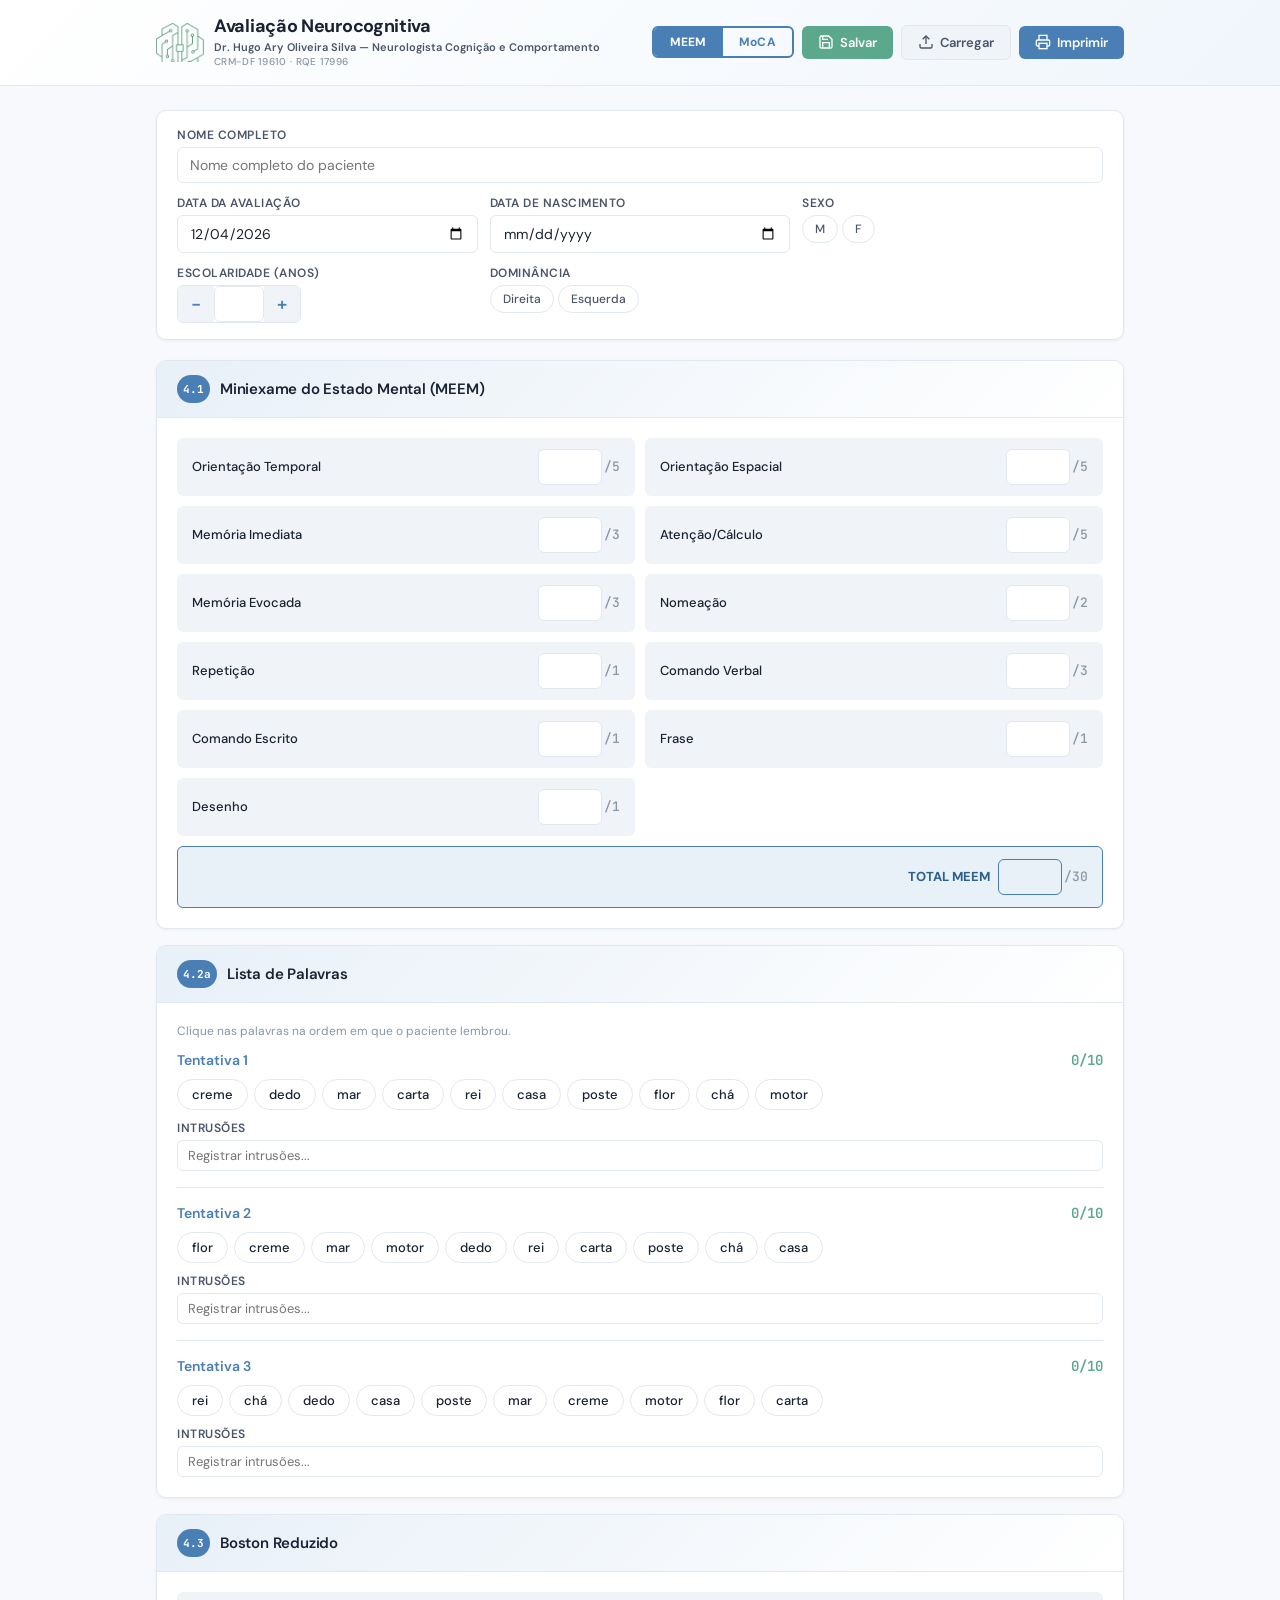
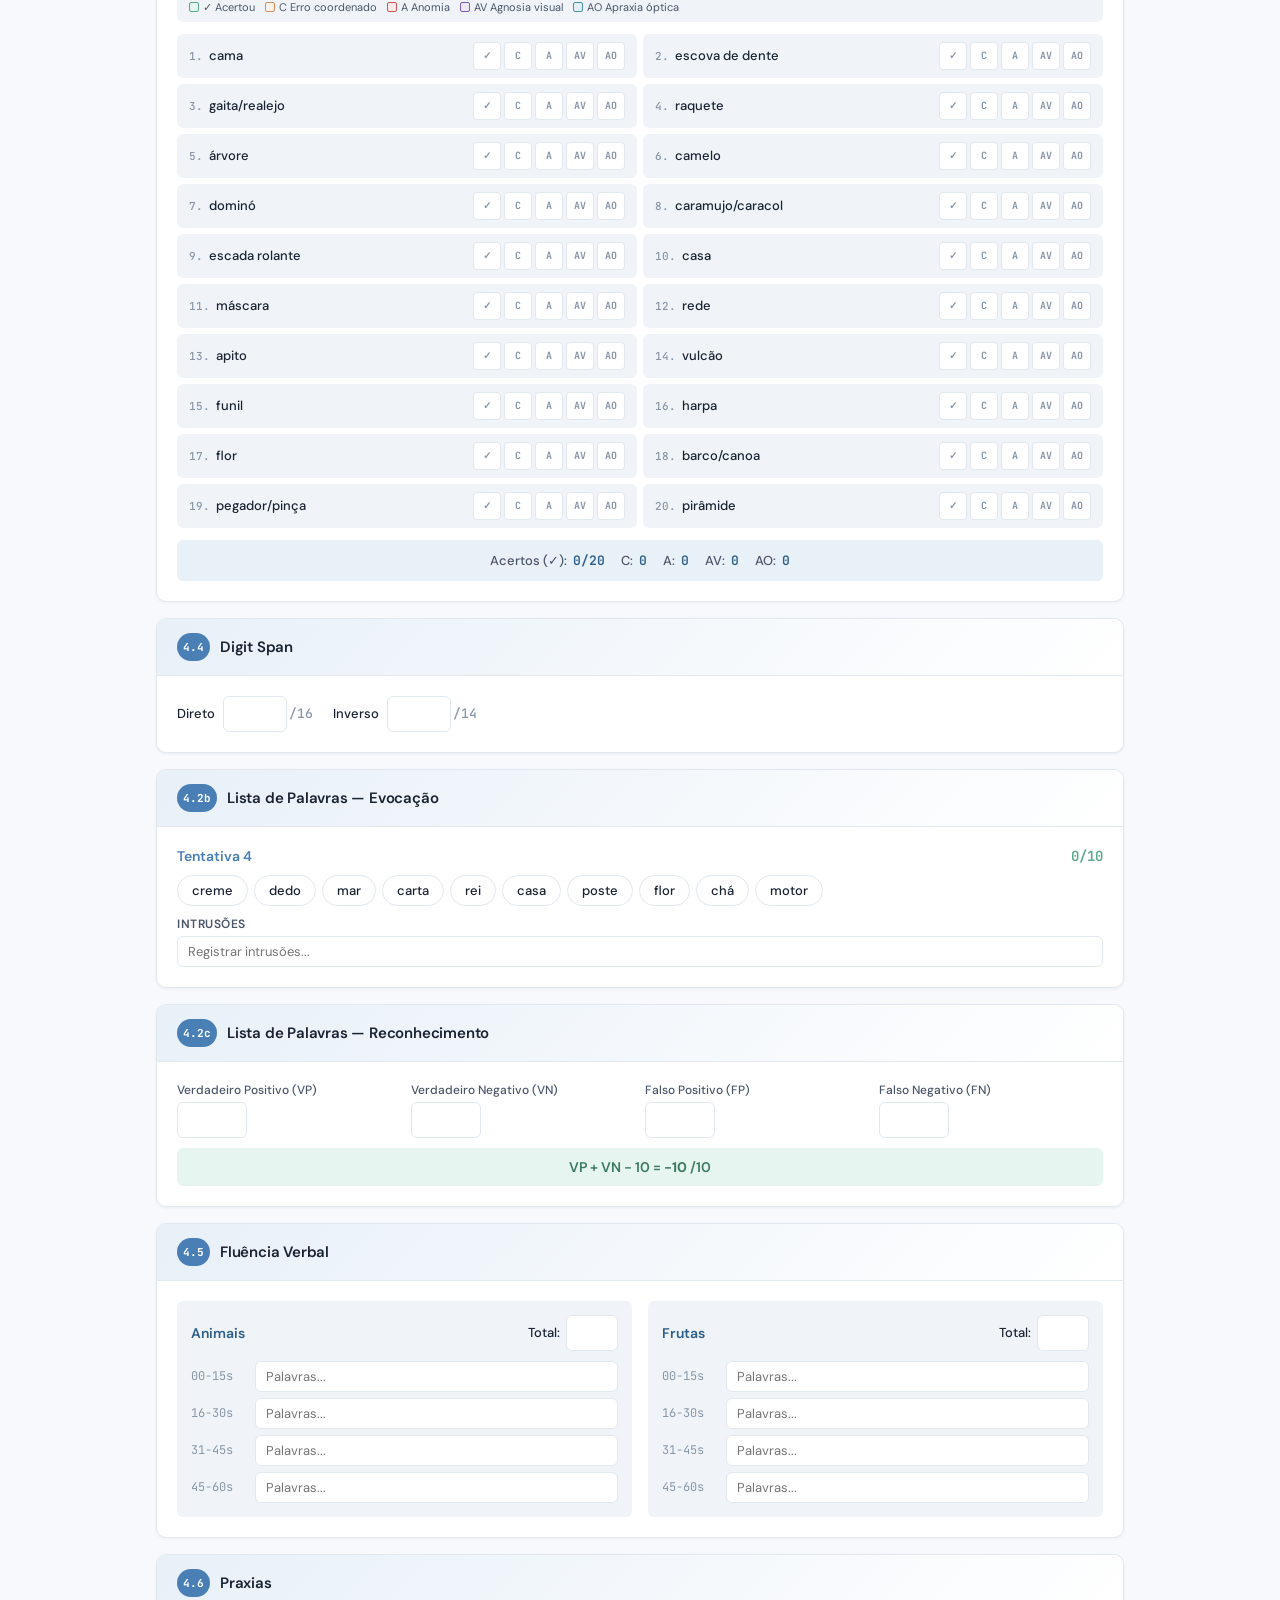
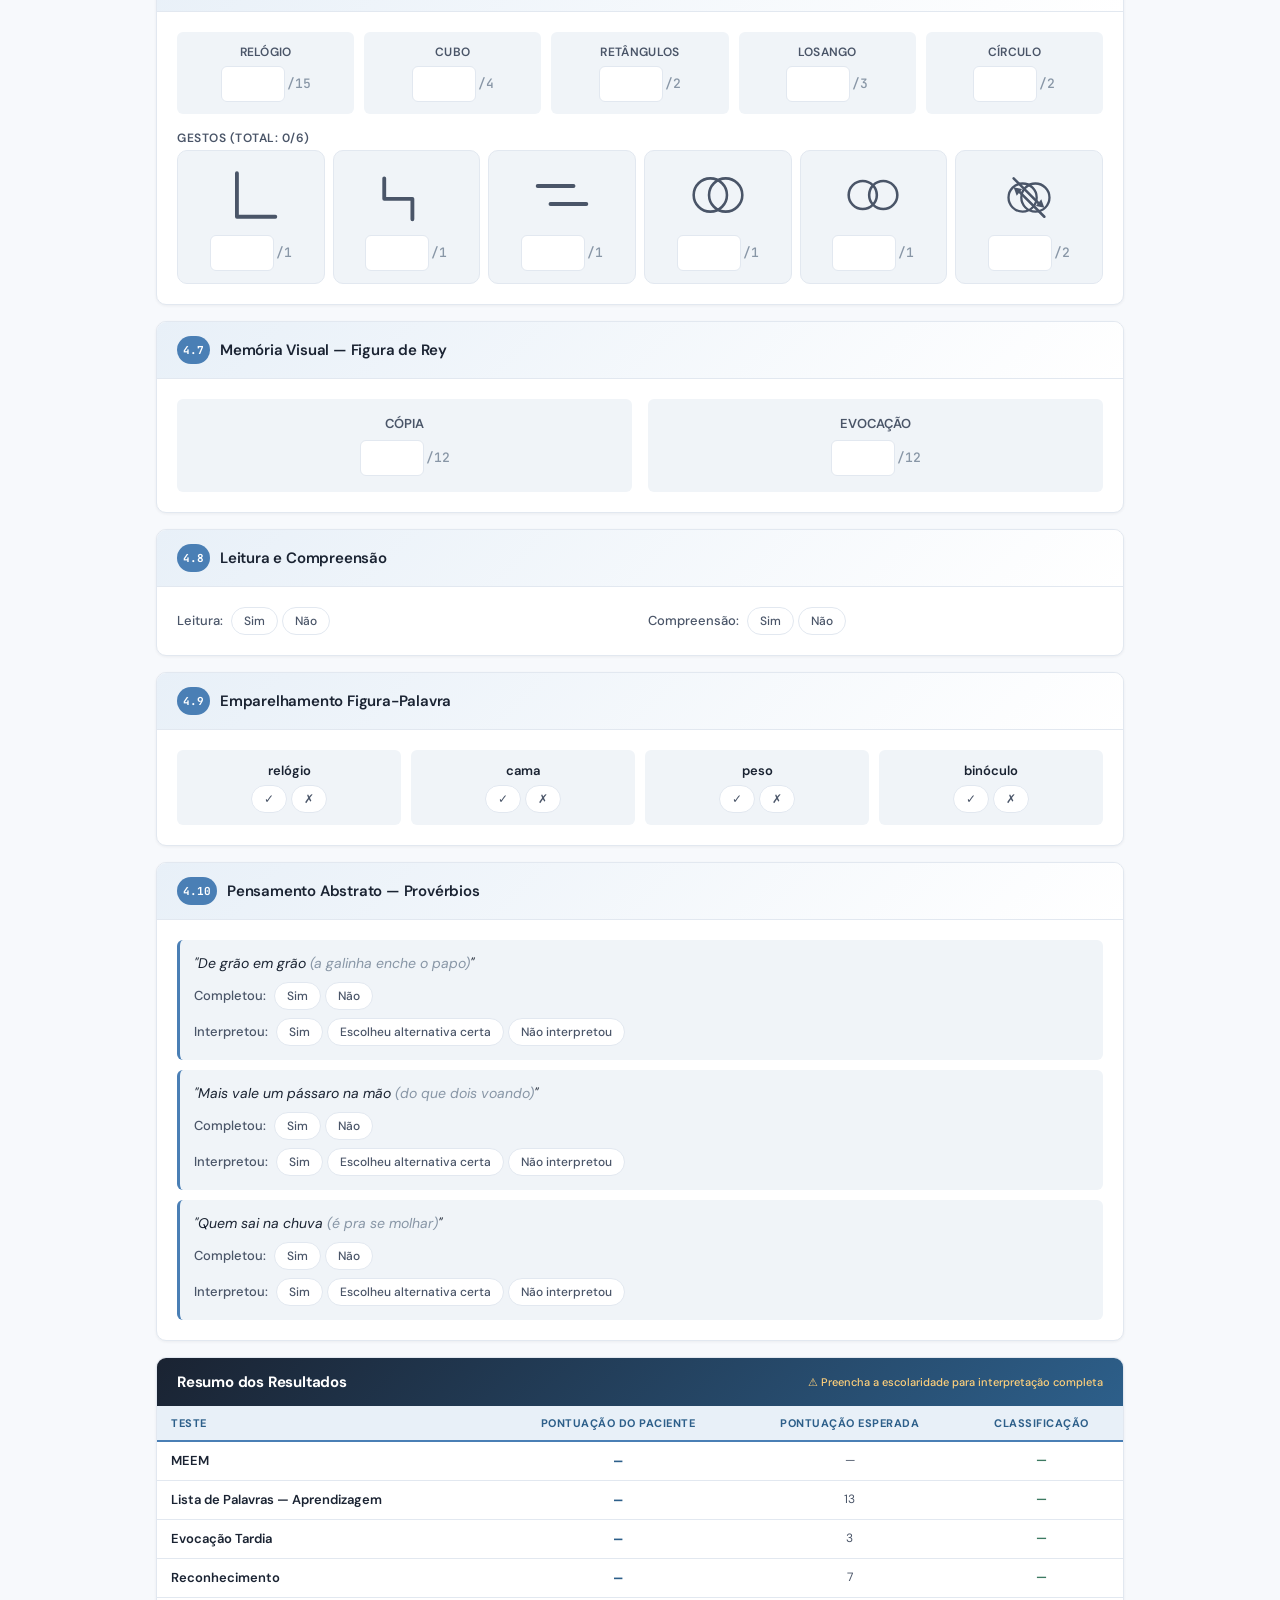
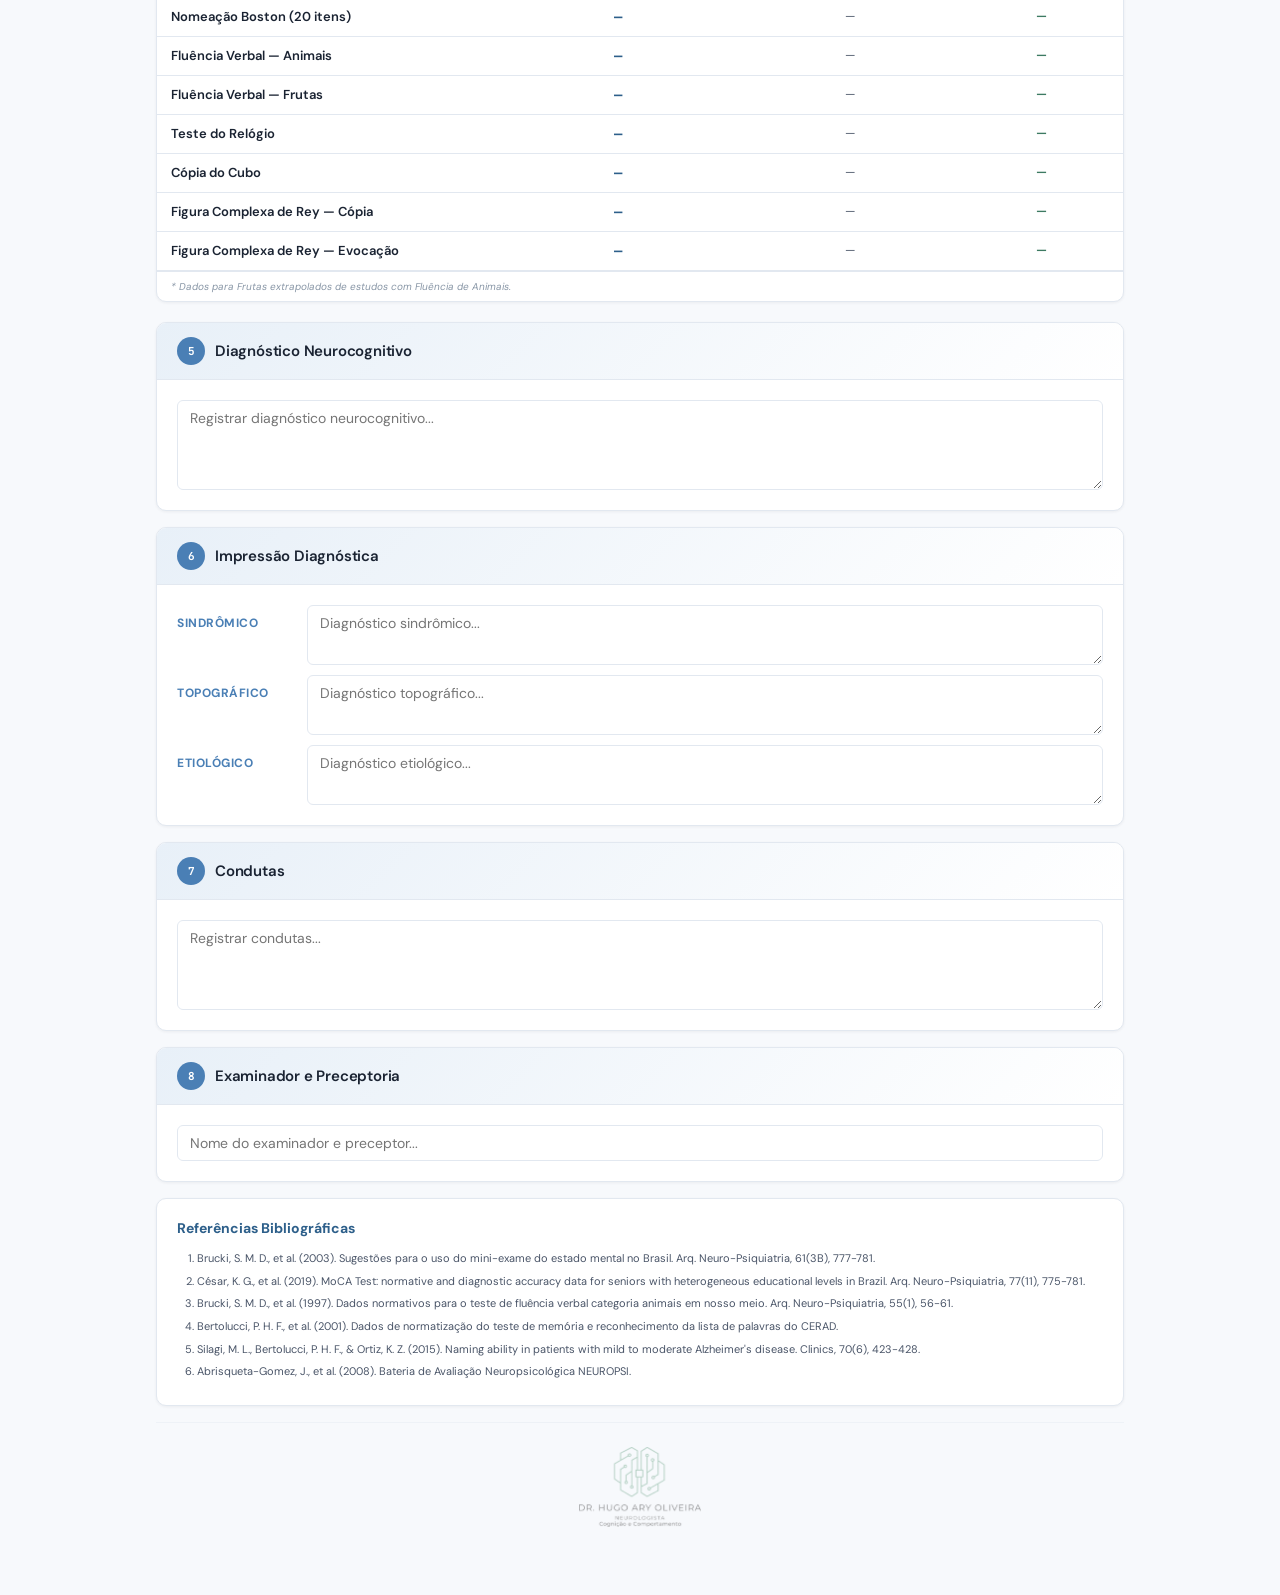
<file: avaliacao-neurocognitiva.html>
<!DOCTYPE html>
<html lang="pt-BR">
  <head>
    <meta charset="UTF-8" />
    <meta name="viewport" content="width=device-width, initial-scale=1.0" />
    <meta name="description" content="Avaliação Neurocognitiva – Dr. Hugo Ary Oliveira Silva, Neurologista especialista em Cognição e Comportamento. CRM-DF 19610." />
    <meta name="author" content="Dr. Hugo Ary Oliveira Silva" />
    <link rel="canonical" href="https://drhugoary.com.br/avaliacao-neurocognitiva.html" />
    <meta property="og:type" content="article" />
    <meta property="og:site_name" content="Dr. Hugo Ary Oliveira Silva — Neurologista" />
    <meta property="og:locale" content="pt_BR" />
    <meta property="og:url" content="https://drhugoary.com.br/avaliacao-neurocognitiva.html" />
    <meta property="og:title" content="Avaliação Neurocognitiva | Dr. Hugo Ary Oliveira Silva" />
    <meta property="og:description" content="Instrumento de avaliação neurocognitiva usado em consulta pelo Dr. Hugo Ary Oliveira Silva, neurologista em Brasília especialista em Cognição e Comportamento." />
    <meta property="og:image" content="https://drhugoary.com.br/assets/img/og-image.png" />
    <meta name="robots" content="index, follow, max-image-preview:large, max-snippet:-1" />
    <meta name="theme-color" content="#2d7db0" />
    <meta property="og:image:width" content="1200" />
    <meta property="og:image:height" content="630" />
    <meta property="og:image:alt" content="Dr. Hugo Ary Oliveira Silva, neurologista em Brasília" />
    <meta name="twitter:card" content="summary_large_image" />
    <meta name="twitter:title" content="Avaliação Neurocognitiva | Dr. Hugo Ary Oliveira Silva" />
    <meta name="twitter:description" content="Instrumento de avaliação neurocognitiva usado em consulta pelo Dr. Hugo Ary Oliveira Silva, neurologista em Brasília." />
    <meta name="twitter:image" content="https://drhugoary.com.br/assets/img/og-image.png" />
    <link rel="apple-touch-icon" href="./assets/img/brain-vector.svg" />
    <link rel="icon" href="./assets/img/brain-vector.svg" />
    <link rel="preconnect" href="https://fonts.googleapis.com" />
    <link rel="preconnect" href="https://fonts.gstatic.com" crossorigin />
    <link
      rel="stylesheet"
      href="https://fonts.googleapis.com/css2?family=DM+Sans:ital,opsz,wght@0,9..40,300;0,9..40,400;0,9..40,500;0,9..40,600;0,9..40,700;1,9..40,400&family=JetBrains+Mono:wght@400;500&display=swap"
    />
    <title>Avaliação Neurocognitiva | Dr. Hugo Ary Oliveira Silva</title>
    <script type="application/ld+json">
    {
      "@context": "https://schema.org",
      "@graph": [
      {
        "@type": "MedicalWebPage",
        "@id": "https://drhugoary.com.br/avaliacao-neurocognitiva.html#page",
        "url": "https://drhugoary.com.br/avaliacao-neurocognitiva.html",
        "name": "Avaliação Neurocognitiva",
        "description": "Bateria de avaliação neurocognitiva aplicada em consulta pelo Dr. Hugo Ary Oliveira Silva, neurologista em Brasília especialista em Cognição e Comportamento.",
        "inLanguage": "pt-BR",
        "isPartOf": { "@id": "https://drhugoary.com.br/#website" },
        "breadcrumb": { "@id": "https://drhugoary.com.br/avaliacao-neurocognitiva.html#breadcrumb" },
        "author": { "@id": "https://drhugoary.com.br/#medico" },
        "about": { "@type": "MedicalCondition", "name": "Transtorno neurocognitivo" }
      },
      {
        "@type": "BreadcrumbList",
        "@id": "https://drhugoary.com.br/avaliacao-neurocognitiva.html#breadcrumb",
        "itemListElement": [
          { "@type": "ListItem", "position": 1, "name": "Início", "item": "https://drhugoary.com.br/" },
          { "@type": "ListItem", "position": 2, "name": "Avaliação Neurocognitiva", "item": "https://drhugoary.com.br/avaliacao-neurocognitiva.html" }
        ]
      },
      {
        "@type": "WebSite",
        "@id": "https://drhugoary.com.br/#website",
        "url": "https://drhugoary.com.br/",
        "name": "Dr. Hugo Ary Oliveira Silva — Neurologista",
        "inLanguage": "pt-BR",
        "publisher": { "@id": "https://drhugoary.com.br/#medico" }
      },
      {
        "@type": "Physician",
        "@id": "https://drhugoary.com.br/#medico",
        "name": "Dr. Hugo Ary Oliveira Silva",
        "url": "https://drhugoary.com.br/",
        "image": "https://drhugoary.com.br/assets/img/hugo.jpg",
        "medicalSpecialty": "Neurologic",
        "telephone": "+556139991126",
        "identifier": [
          { "@type": "PropertyValue", "name": "CRM-DF", "value": "19610" },
          { "@type": "PropertyValue", "name": "RQE", "value": "17996" }
        ],
        "address": {
          "@type": "PostalAddress",
          "addressLocality": "Brasília",
          "addressRegion": "DF",
          "addressCountry": "BR"
        }
      }
      ]
    }
    </script>
  </head>
  <body>
    <div id="root">
      <!-- Conteúdo servido no HTML: é o que os buscadores leem e o que aparece
           sem JavaScript. O React o substitui ao montar a versão interativa. -->
      <div style="max-width:46rem;margin:0 auto;padding:2.5rem 1.25rem;font-family:system-ui,-apple-system,'Segoe UI',Roboto,sans-serif;line-height:1.65;color:#1a2332;">
        <p style="font-size:.82rem;letter-spacing:.06em;text-transform:uppercase;color:#2d7db0;font-weight:700;margin:0 0 .5rem;">Instrumento clínico</p>
        <h1 style="font-size:1.9rem;line-height:1.25;margin:0 0 1rem;">Avaliação Neurocognitiva</h1>
        <p>Bateria de avaliação neurocognitiva aplicada em consulta pelo <strong>Dr. Hugo Ary Oliveira Silva</strong>, neurologista em Brasília especialista em Cognição e Comportamento.</p>
        <p>A avaliação percorre os principais domínios cognitivos:</p>
        <ul style="padding-left:1.2rem;">
          <li><strong>Memória</strong> — evocação de lista de palavras, imediata e tardia.</li>
          <li><strong>Linguagem e nomeação</strong> — identificação de figuras e fluência verbal.</li>
          <li><strong>Atenção e função executiva</strong> — sequenciamento e alternância.</li>
          <li><strong>Habilidade visuoespacial</strong> — cópia e construção de figuras.</li>
          <li><strong>Abstração</strong> — interpretação de provérbios e semelhanças.</li>
          <li><strong>Praxia</strong> — execução de gestos sob comando.</li>
        </ul>
        <p>É um instrumento de apoio à consulta médica. O resultado é interpretado pelo médico no contexto clínico do paciente e não constitui diagnóstico isolado.</p>
        <p style="margin:2rem 0 0;padding:.9rem 1rem;background:#f0f4f8;border-left:4px solid #2d7db0;border-radius:0 6px 6px 0;font-size:.94rem;color:#4a5568;">
          A versão interativa carrega automaticamente neste navegador. Se nada aparecer, ative o JavaScript.
        </p>
        <p style="margin:1.5rem 0 0;font-size:.9rem;color:#8896a6;">
          <a href="./index.html" style="color:#2d7db0;">Dr. Hugo Ary Oliveira Silva</a> — Neurologista em Brasília · CRM-DF 19610 / RQE 17996
        </p>
      </div>
    </div>
    <script src="./assets/js/vendor/react.production.min.js"></script>
    <script src="./assets/js/vendor/react-dom.production.min.js"></script>
    <script src="./assets/js/avaliacao.js"></script>
  </body>
</html>
</file>
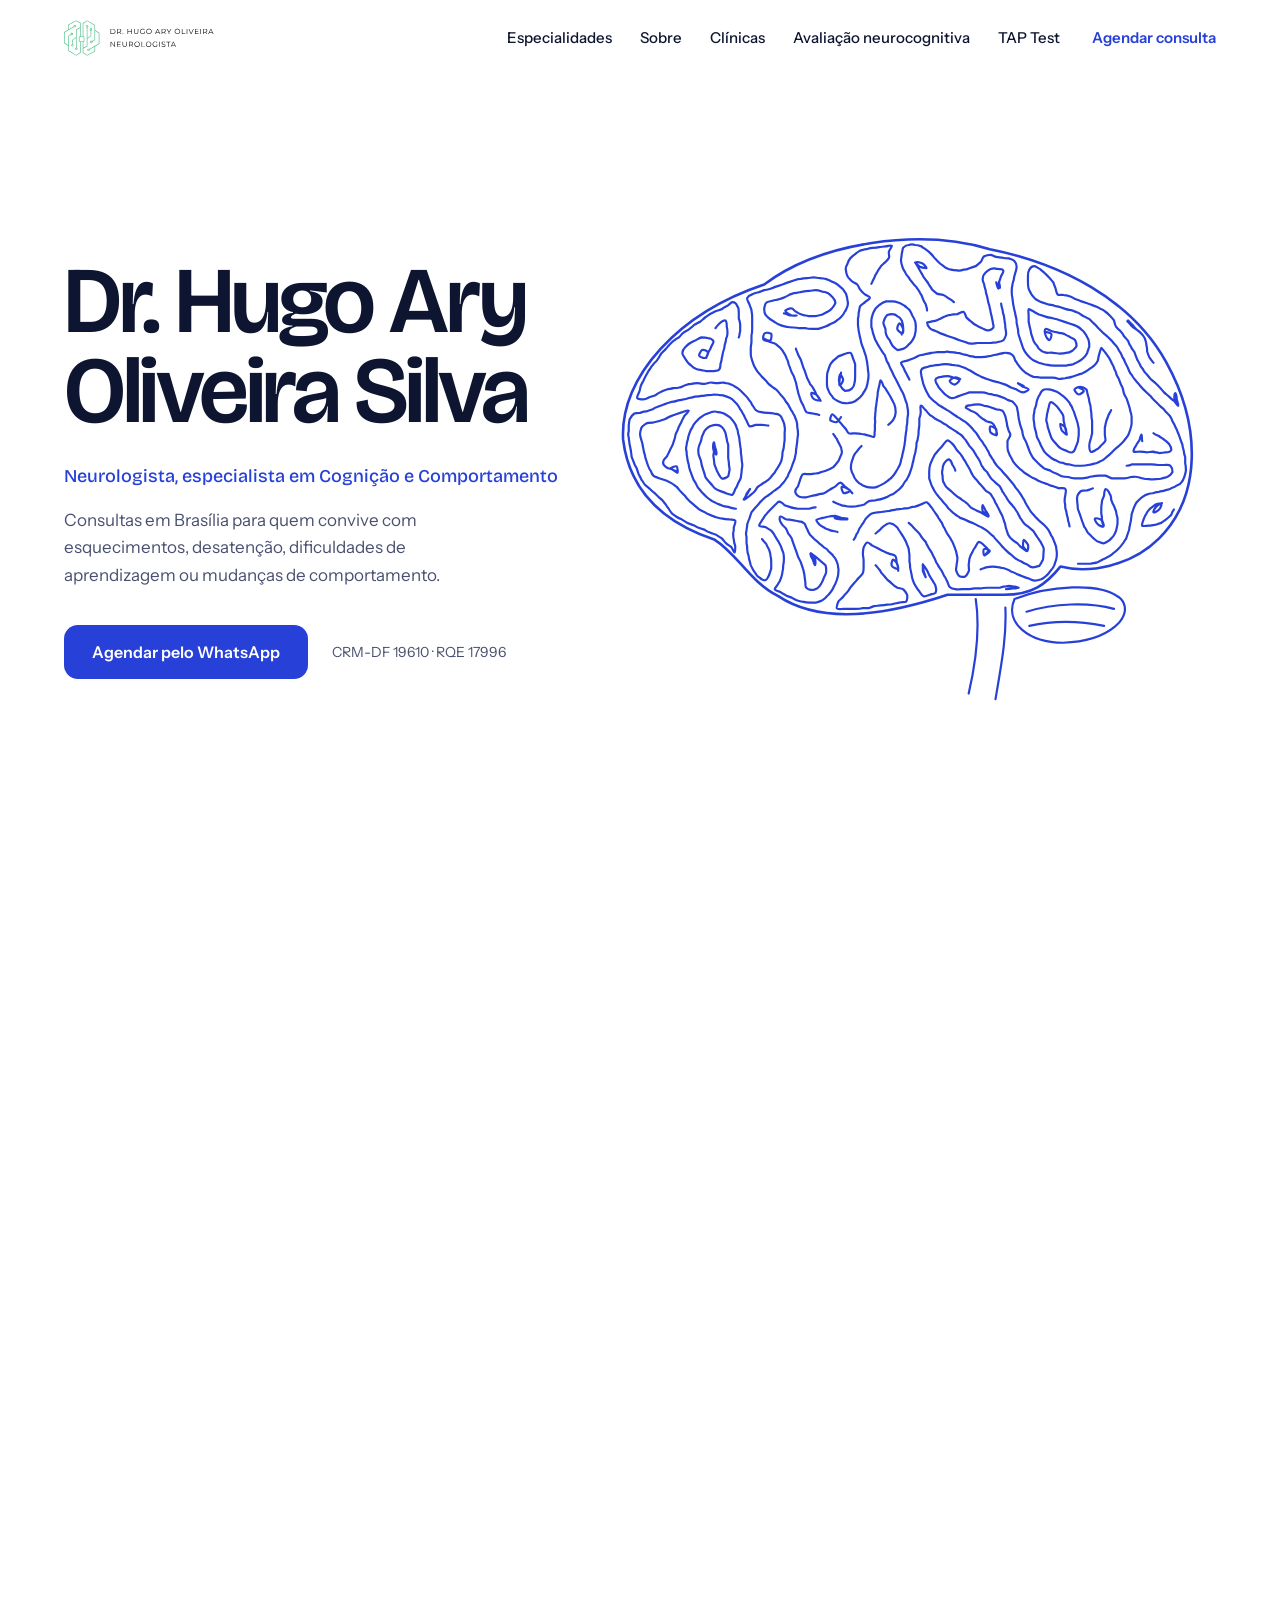
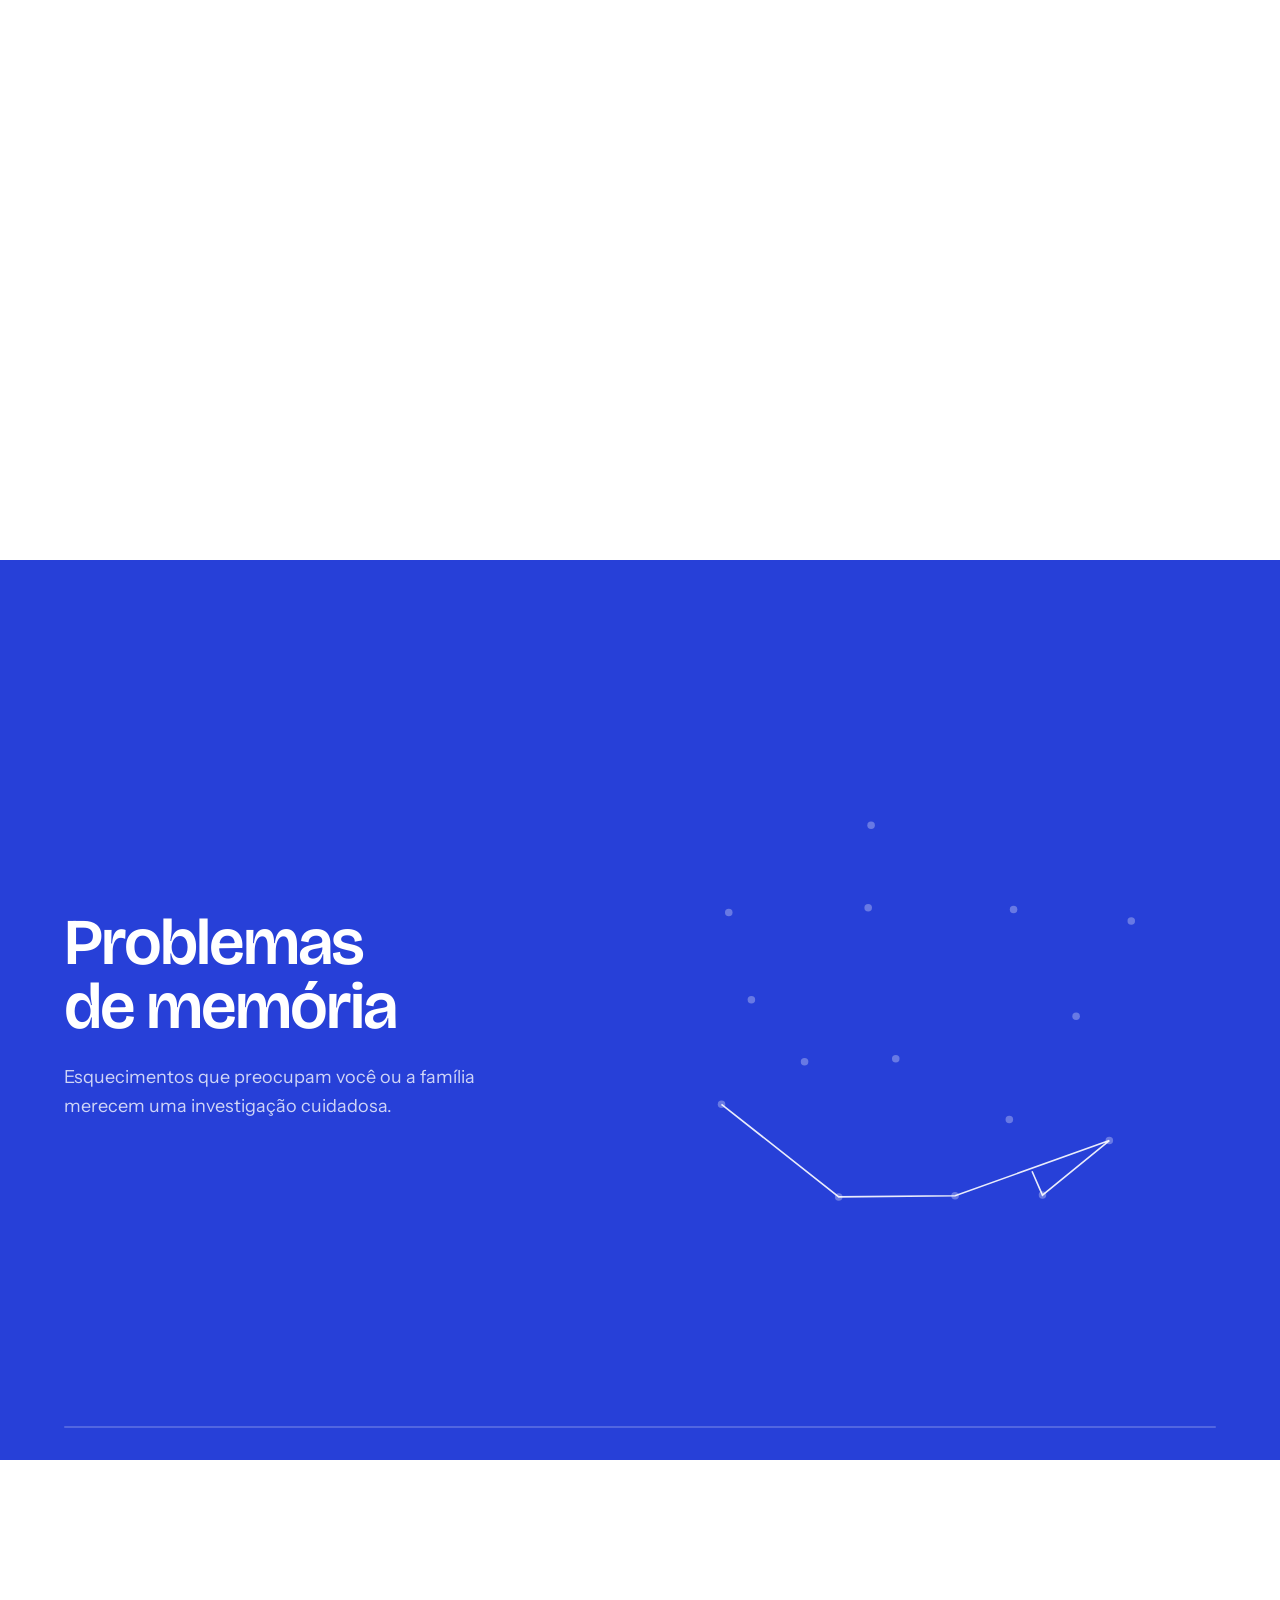
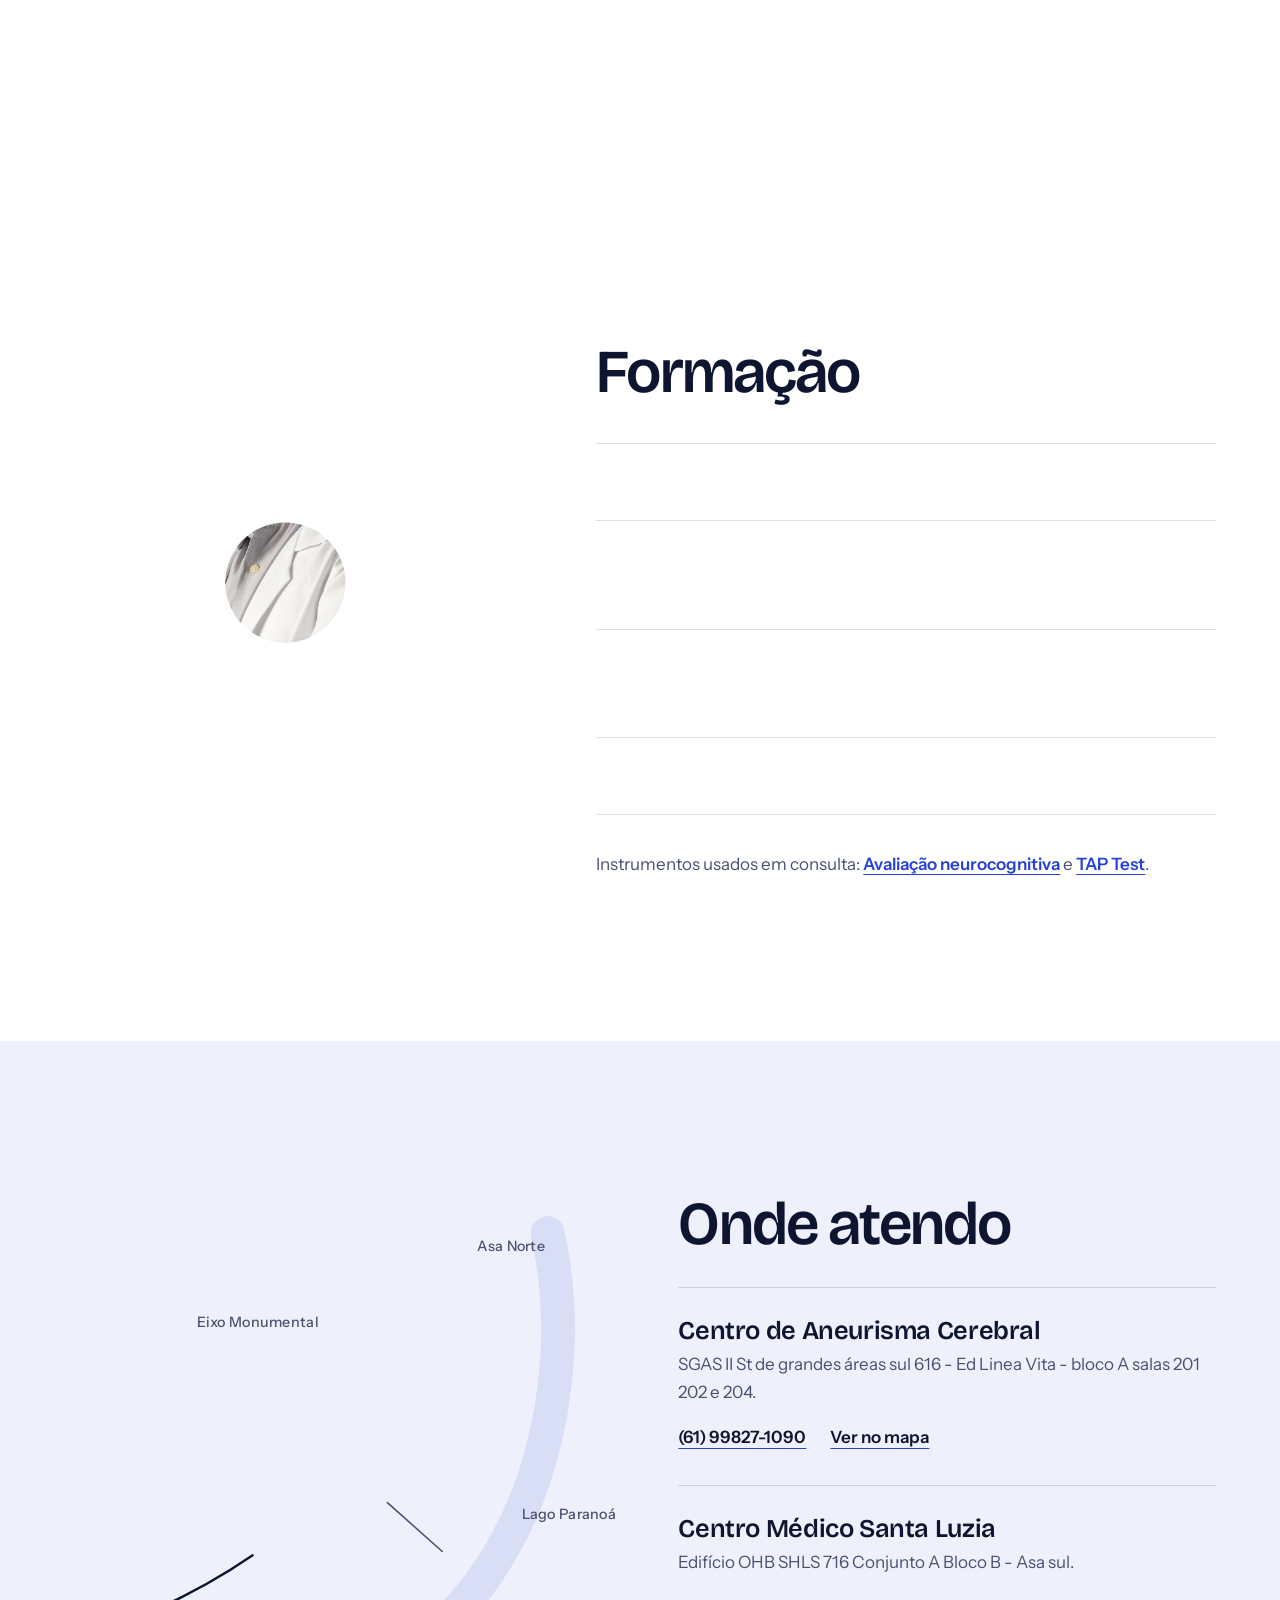
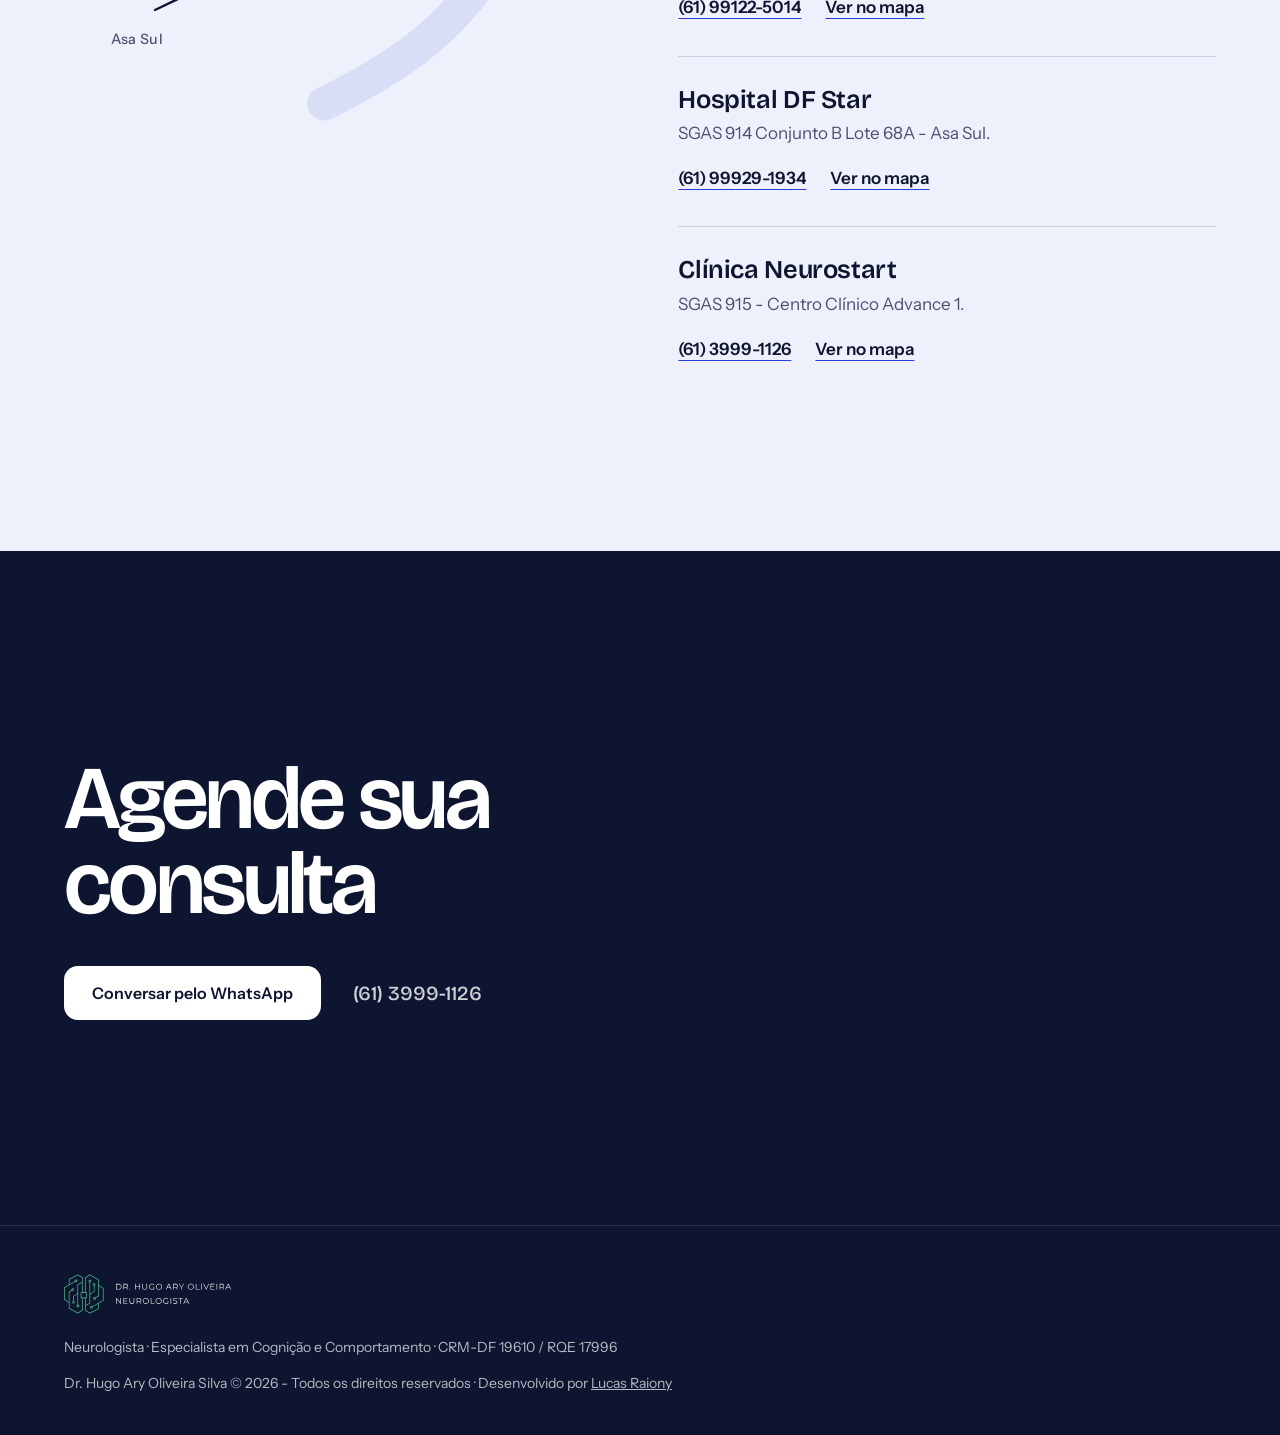
<file: proposta-a.html>
<!DOCTYPE html>
<html lang="pt-BR">
  <head>
    <meta charset="UTF-8" />
    <meta name="viewport" content="width=device-width, initial-scale=1.0" />
    <!-- Página de proposta (comparação de design): fora do índice de busca. -->
    <meta name="robots" content="noindex, nofollow" />
    <meta name="theme-color" content="#ffffff" />
    <title>Proposta A · Dr. Hugo Ary Oliveira Silva</title>
    <script>document.documentElement.classList.add("js");</script>
    <link rel="preconnect" href="https://fonts.googleapis.com" />
    <link rel="preconnect" href="https://fonts.gstatic.com" crossorigin />
    <link
      rel="stylesheet"
      href="https://fonts.googleapis.com/css2?family=Bricolage+Grotesque:opsz,wght@12..96,300..700&family=Instrument+Sans:wght@400;500;600&display=swap"
    />
    <link rel="stylesheet" href="./assets/css/proposta-a.css" />
    <link rel="icon" href="./assets/img/brain-vector.svg" />
  </head>
  <body>
    <header class="top">
      <a href="#home" class="top__logo" aria-label="Dr. Hugo Ary Oliveira Silva — início">
        <img src="./assets/img/logo.svg" alt="" width="152" height="36" />
      </a>
      <nav class="top__nav" aria-label="Principal">
        <a href="#especialidades">Especialidades</a>
        <a href="#sobre">Sobre</a>
        <a href="#clinicas">Clínicas</a>
        <a href="./avaliacao-neurocognitiva.html">Avaliação neurocognitiva</a>
        <a href="./tap-test.html">TAP Test</a>
      </nav>
      <a href="https://wa.me/556139991126" class="top__cta" target="_blank" rel="noopener">Agendar consulta</a>
      <button class="top__menu" type="button" aria-expanded="false" aria-controls="menu-a">Menu</button>
      <div class="sheet" id="menu-a" hidden>
        <a href="#especialidades">Especialidades</a>
        <a href="#sobre">Sobre</a>
        <a href="#clinicas">Clínicas</a>
        <a href="./avaliacao-neurocognitiva.html">Avaliação neurocognitiva</a>
        <a href="./tap-test.html">TAP Test</a>
        <a href="https://wa.me/556139991126" target="_blank" rel="noopener" class="sheet__cta">Agendar pelo WhatsApp</a>
      </div>
    </header>

    <main>
      <!-- Abertura. O cérebro é desenhado em traço contínuo (os giros do
           córtex). Ao rolar, ele vai para o centro e se abre num círculo azul
           que vira o fundo da seção seguinte. -->
      <section class="intro" id="home">
        <div class="intro__stage">
          <div class="intro__text">
            <h1 class="intro__title">
              <span class="mask"><span>Dr. Hugo Ary</span></span>
              <span class="mask"><span>Oliveira Silva</span></span>
            </h1>
            <p class="intro__role">Neurologista, especialista em Cognição e Comportamento</p>
            <p class="intro__lede">
              Consultas em Brasília para quem convive com esquecimentos,
              desatenção, dificuldades de aprendizagem ou mudanças de
              comportamento.
            </p>
            <div class="intro__actions">
              <a href="https://wa.me/556139991126" class="button" target="_blank" rel="noopener">Agendar pelo WhatsApp</a>
              <span class="intro__crm">CRM-DF 19610 · RQE 17996</span>
            </div>
          </div>

          <div class="intro__brain" aria-hidden="true">
            <svg viewBox="80 30 860 700" class="brain-art">
              <path class="draw brain-art__outline" pathLength="1" d="M300 120C380 60 520 40 620 70C720 90 820 140 870 230C920 320 920 420 860 480C820 520 760 530 720 520C700 545 680 560 640 560L560 560C470 590 380 602 320 562C280 542 262 502 230 482C170 462 110 422 100 340C95 250 180 160 300 120Z" />
              <path class="draw brain-art__gyri" pathLength="1" d="M231 182C232 180 235 177 237 175C239 173 244 170 245 171C247 172 247 177 247 180C248 183 248 186 248 189C248 192 247 195 246 197C246 200 245 203 244 206C244 209 243 212 242 215C241 218 241 221 240 224C240 227 239 230 238 233C238 235 238 239 236 241C234 243 230 242 227 243C224 243 221 243 218 243C215 242 212 242 209 241C206 241 203 240 200 238C198 237 196 234 193 232C191 230 190 228 188 225C187 223 184 220 184 217C184 215 186 211 188 209C190 207 192 205 195 203C197 202 200 200 203 199C205 198 208 196 211 195C214 195 217 195 220 196C223 196 227 198 228 200C229 202 226 206 225 208C224 211 222 214 221 216C220 219 219 223 217 224C214 225 209 223 208 221C207 220 210 214 212 213C214 212 219 214 220 216C221 217 218 223 218 224M260 438C258 438 254 437 251 436C248 435 245 435 242 434C239 433 236 432 234 431C231 429 228 428 226 427C223 425 220 423 218 421C216 419 214 417 212 415C210 413 208 410 206 408C205 405 203 403 202 400C200 398 199 395 198 392C197 389 196 386 195 384C194 381 193 378 193 375C192 372 191 369 191 366C190 363 190 360 190 357C189 354 189 351 190 348C190 345 191 342 192 339C192 336 193 334 194 331C195 328 196 325 198 323C199 320 201 317 203 315C205 313 207 311 209 309C212 307 214 305 217 304C220 303 223 302 225 301C228 300 232 300 234 301C237 301 240 302 243 303C246 305 248 306 251 308C253 310 255 312 257 315C259 317 260 320 261 323C262 325 263 328 263 331C264 334 265 337 265 340C265 343 266 346 266 349C267 352 267 355 267 358C267 361 268 364 268 367C268 370 269 373 269 376C269 379 268 382 268 385C268 388 267 391 267 394C266 397 264 400 263 402C262 405 261 408 259 410C258 413 257 417 255 418C253 419 249 417 246 416C244 415 241 414 238 413C235 412 232 411 230 409C228 407 226 404 224 402C222 400 220 398 218 395C216 393 216 390 215 387C214 384 213 381 212 378C211 375 211 372 210 369C209 367 208 364 207 361C207 358 206 355 207 352C207 349 209 346 210 343C211 341 211 338 212 335C214 332 214 329 216 327C218 324 221 322 223 321C226 320 229 319 232 319C235 319 238 320 240 322C242 324 244 327 245 330C246 333 246 336 247 339C247 342 248 344 249 347C249 350 249 353 249 356C249 359 249 362 249 365C249 368 250 371 250 374C250 377 251 380 251 383C250 386 250 390 249 392C247 394 242 396 240 395C238 394 236 390 235 388C233 385 232 382 231 379C230 377 229 374 229 371C229 368 228 365 228 362C229 359 229 356 229 353C230 350 229 344 229 344C229 344 230 350 231 353C232 355 233 361 232 361C232 362 228 356 228 354C227 351 228 346 228 345M264 195C265 194 265 189 266 186C266 183 266 180 266 177C266 174 265 171 264 168C264 165 264 162 264 159C264 156 264 153 262 151C261 148 258 145 255 145C253 145 250 149 248 150C245 152 242 153 240 155C237 156 234 157 231 158C229 159 226 161 223 162C221 164 218 165 216 167C214 169 211 171 209 173C206 174 204 176 201 177C199 179 197 181 194 183C192 185 189 186 186 188C184 189 182 192 180 194C178 196 175 197 173 199C170 201 168 203 166 205C164 207 162 210 160 212C158 214 156 216 154 218C152 221 151 224 149 226C148 229 145 230 143 233C141 235 139 237 138 240C136 242 135 245 133 248C132 250 130 253 129 256C128 258 126 261 125 264C124 267 124 270 123 272C122 275 119 279 120 281C121 283 126 283 129 283C132 283 135 281 137 280C140 279 143 278 146 277C149 275 151 273 154 272C156 271 159 270 162 269C165 268 168 268 171 267C174 267 177 267 180 266C183 266 185 264 188 263C191 262 194 261 197 261C200 260 203 260 206 260C209 260 212 261 215 261C218 261 221 259 224 259C227 259 230 260 233 260C236 260 239 259 242 259C245 260 248 260 251 261C253 262 256 263 259 265C261 266 264 268 266 270C268 272 270 274 272 276C274 278 277 281 278 283C280 285 282 288 283 291C285 293 286 296 288 298C290 300 294 301 296 301C299 302 302 302 305 302C308 302 311 302 314 303C317 303 321 304 323 306C325 308 326 311 327 314C328 316 329 319 329 322C330 325 329 328 329 331C329 334 329 337 329 340C329 343 328 346 328 349C328 352 327 355 326 358C326 361 326 364 325 367C325 370 323 373 322 375C320 378 319 381 317 383C316 386 314 388 312 390C310 393 308 395 306 397C304 399 301 400 298 402C296 404 293 405 291 407C289 409 288 412 286 414C283 417 281 418 279 420C276 422 272 426 271 425C271 425 274 420 276 417C277 415 280 410 280 410C280 410 277 414 275 417C274 420 272 424 272 425M297 481C298 483 301 486 303 488C304 491 306 494 307 496C308 499 309 502 309 505C310 508 310 511 310 514C310 517 310 520 310 523C309 526 308 529 307 532C306 534 304 539 302 539C300 540 296 538 294 536C291 534 289 532 288 530C286 527 284 525 283 522C281 519 280 516 280 514C279 511 278 508 278 505C277 502 276 499 276 496C276 493 276 490 275 487C275 484 275 481 275 478C274 475 274 472 275 469C275 466 276 463 276 460C277 457 278 454 279 452C280 449 281 446 282 443C284 441 286 438 288 436C290 434 292 432 294 429C296 427 298 425 300 423C302 421 305 420 307 418C310 416 312 414 315 412C317 411 319 409 322 407C324 405 326 402 328 400C330 398 331 395 333 393C334 390 335 387 337 384C338 382 339 379 340 376C341 373 342 371 343 368C344 365 344 362 345 359C345 356 345 353 346 350C346 347 347 344 347 341C347 338 348 335 348 332C348 329 348 326 347 323C347 320 347 317 346 314C345 311 344 309 343 306C341 303 340 300 338 298C337 295 335 293 334 290C332 288 330 285 329 283C327 280 325 278 323 276C321 273 319 271 317 269C314 267 312 266 310 264C307 262 305 260 303 257C301 255 299 253 297 251C295 249 293 246 291 244C289 242 288 239 286 236C285 234 284 231 283 228C282 225 281 222 281 219C281 216 281 213 281 210C281 207 282 204 282 201C282 198 282 195 282 192C283 189 283 186 283 183C283 180 283 177 283 174C283 171 283 168 283 165C283 162 282 159 282 156C281 153 280 151 279 148C278 145 275 142 276 139C277 137 280 135 283 134C286 132 289 132 292 131C295 130 297 129 300 128C303 128 306 127 309 126C312 125 315 124 317 123C320 122 323 121 326 120C329 119 332 118 334 117C337 116 340 115 343 114C346 113 349 112 352 112C355 111 358 111 361 111C364 111 367 110 370 110C373 110 376 111 379 111C382 111 385 112 387 112C390 113 393 114 396 116C399 117 401 118 404 120C406 122 409 124 411 126C413 128 414 131 416 133C417 136 418 139 418 142C419 145 419 148 418 151C417 154 416 157 414 159C413 162 411 164 409 166C407 169 404 170 402 172C400 174 397 175 394 176C391 178 389 179 386 180C383 181 380 182 377 183C374 183 371 183 368 183C365 183 362 183 359 182C356 182 353 182 350 182C347 181 344 181 341 181C338 181 335 181 332 180C330 180 327 179 324 178C321 177 318 176 316 174C313 172 311 171 308 169C306 167 303 165 302 163C300 160 300 157 300 154C301 151 301 147 303 146C305 144 309 144 312 143C315 142 318 142 321 141C324 140 327 139 329 138C332 137 335 135 337 134C340 133 343 132 346 132C349 131 352 131 355 130C358 130 361 129 364 129C367 129 370 128 373 128C376 128 379 129 382 130C385 130 388 131 390 132C393 134 395 136 397 138C399 140 401 144 401 146C400 149 398 152 396 154C394 157 391 158 389 159C386 161 383 162 381 163C378 164 375 165 372 165C369 165 366 165 363 165C360 164 357 164 354 163C351 162 348 161 346 159C343 158 341 154 339 154C336 153 331 156 330 157C330 159 334 162 337 163C339 165 346 164 346 164C346 164 340 164 337 164C334 163 330 161 328 161M306 320C304 320 300 319 297 319C294 319 291 319 288 319C285 320 281 322 279 321C277 319 276 315 275 313C273 310 272 307 271 305C269 302 268 299 266 297C265 294 263 292 261 289C259 287 257 285 255 283C252 281 250 280 247 279C244 278 241 277 238 277C235 276 232 276 229 276C226 277 223 277 220 277C217 277 214 278 211 278C208 279 205 279 202 279C199 280 196 281 193 281C190 282 188 283 185 283C182 284 179 284 176 285C173 286 170 286 167 287C164 288 161 289 158 290C156 291 153 292 150 293C147 294 144 295 142 297C139 298 136 299 133 300C130 300 127 301 124 302C122 302 118 302 116 303C113 305 111 308 110 310C108 313 109 316 108 319C108 322 108 325 108 328C107 331 107 334 108 337C108 340 109 343 109 346C110 349 110 352 111 355C111 358 112 361 112 364C113 367 114 369 115 372C116 375 117 378 119 380C120 383 121 386 122 389C123 391 125 394 126 397C128 399 129 402 131 404C133 406 136 408 138 410C140 412 142 414 145 416C147 418 149 420 151 422C154 424 156 426 158 429C160 431 161 433 163 436C165 438 166 441 168 443C170 446 173 447 175 449C178 451 180 452 183 453C186 455 188 456 191 458C194 459 196 460 199 461C202 462 204 464 207 465C210 466 213 467 216 468C218 470 221 471 224 472C226 473 230 474 232 475C235 477 237 478 240 480C242 482 244 485 246 487C248 489 251 490 253 492C255 494 257 500 258 500C259 499 259 493 259 491C258 488 257 485 257 482C256 479 256 476 256 473C257 470 257 467 257 464C258 461 260 457 259 455C258 453 253 454 250 453C247 453 244 453 241 452C238 452 235 451 232 450C229 449 227 448 224 447C221 446 218 445 216 443C213 442 210 440 208 439C206 437 203 435 201 433C199 431 196 429 194 427C192 425 190 423 188 420C186 418 184 416 182 414C180 412 178 409 176 407C173 405 171 403 169 402C166 400 163 399 161 398C158 397 155 396 152 395C149 394 146 393 144 392C141 390 140 387 139 384C137 382 136 379 135 376C134 373 133 370 132 367C131 364 131 361 130 359C129 356 129 353 128 350C128 347 127 344 126 341C125 338 124 335 124 332C124 329 125 326 126 323C127 321 130 319 133 317C135 316 139 316 142 316C145 315 147 315 150 314C153 313 156 312 159 311C162 310 164 308 167 307C170 306 172 305 175 304C178 303 181 302 184 301C187 300 192 298 193 299C193 300 189 304 187 306C186 309 184 311 183 314C182 317 180 319 179 322C178 325 177 328 175 331C174 333 174 336 173 339C172 342 171 345 170 348C169 350 167 353 166 356C165 359 163 361 162 364C160 366 157 369 157 371C156 374 158 377 161 379C163 381 166 381 169 382C172 383 176 387 177 387C178 386 177 379 176 378C174 377 167 380 167 381C167 382 174 384 176 385M345 211C345 212 347 216 348 219C349 222 351 224 352 227C353 230 354 233 355 236C356 239 357 241 358 244C359 247 360 250 361 253C362 255 364 258 365 261C367 263 369 265 370 268C372 271 373 273 374 276C376 279 379 283 379 284C378 285 372 284 370 282C368 281 366 275 367 274C367 273 373 275 375 277C377 279 379 283 380 285M373 436C372 436 367 437 364 438C362 438 358 438 356 438C353 438 349 438 347 438C344 437 341 437 338 436C335 435 332 434 329 433C327 431 324 428 321 428C319 428 317 432 314 434C312 436 310 438 308 440C306 442 304 444 302 447C300 449 299 452 297 454C296 457 292 461 293 462C294 464 299 463 302 464C305 466 307 467 310 469C312 471 314 474 315 476C317 479 318 482 320 484C321 487 323 489 324 492C325 495 326 498 327 500C328 503 328 506 328 509C328 512 328 515 327 518C327 521 327 524 326 527C326 530 325 533 324 536C323 539 322 542 320 544C319 547 315 550 315 552C316 554 320 555 323 556C325 558 328 559 331 561C333 562 336 563 339 564C342 566 344 567 347 568C350 569 353 570 356 570C359 571 362 571 365 571C368 571 371 571 374 571C377 570 380 569 382 568C385 566 387 565 389 562C392 560 393 558 395 555C397 553 398 550 399 548C401 545 402 542 403 539C404 536 405 533 405 531C405 528 406 524 405 522C405 519 404 515 403 513C402 510 400 507 398 505C397 503 394 501 392 499C390 496 388 494 385 493C383 491 381 489 378 487C376 485 374 483 371 481C369 479 367 477 365 475C363 472 362 470 361 467C359 464 359 461 357 459C355 457 352 456 349 456C346 455 343 455 340 454C337 454 334 453 331 453C328 452 324 448 323 449C321 450 322 456 324 458C325 461 328 463 330 465C332 467 333 470 334 473C336 475 338 478 339 480C340 483 341 486 342 489C343 492 344 495 345 497C346 500 347 503 348 506C349 509 351 511 352 514C353 517 354 520 355 523C356 525 356 528 357 531C357 534 358 537 358 540C359 543 358 547 359 549C360 551 364 553 367 553C370 554 373 552 375 551C378 549 380 546 381 544C383 541 384 538 385 535C386 533 388 530 388 527C388 524 388 521 387 518C385 516 382 514 380 512C378 510 375 508 373 506C371 505 366 501 366 501C365 502 367 507 369 510C370 513 371 518 372 518C373 518 373 512 372 509C371 507 367 504 366 503M378 305C376 304 372 304 369 303C366 302 363 303 360 301C358 299 357 296 356 293C355 290 353 288 352 285C351 282 350 279 349 276C348 274 348 271 347 268C346 265 346 262 345 259C344 256 343 253 342 250C341 248 339 245 338 242C337 239 336 236 335 234C334 231 334 228 332 225C331 222 330 220 328 217C327 215 325 212 323 210C321 208 318 206 316 204C313 203 310 202 307 201C305 200 300 200 299 198C298 196 299 190 301 189C303 188 308 189 310 190C311 192 310 198 309 199C307 201 302 198 300 197M398 332C399 333 401 337 403 339C404 342 406 345 407 347C409 350 410 353 410 356C411 359 409 362 408 364C407 367 406 370 404 372C402 375 400 377 398 379C395 381 393 382 390 383C387 385 384 385 381 386C379 387 376 388 373 388C370 388 367 389 364 389C361 389 357 388 355 389C353 390 352 394 351 397C350 400 349 403 348 406C346 408 344 411 344 414C344 416 347 420 350 421C352 422 356 422 359 422C362 421 364 421 367 420C370 419 373 419 376 418C379 417 382 417 385 416C388 415 390 413 393 411C395 410 398 408 400 407C403 405 405 401 408 401C410 401 413 405 415 407C417 409 422 411 422 412C422 414 415 416 413 416C411 415 409 408 410 407C411 406 416 408 419 410C421 411 424 415 425 416M398 428C400 429 404 431 407 432C409 433 412 434 415 434C418 435 421 435 424 435C427 435 430 435 433 434C436 434 439 433 442 432C444 430 447 428 449 427C452 426 455 426 458 426C461 425 464 425 467 424C470 423 473 422 475 421C478 419 481 418 483 417C486 415 488 413 491 411C493 409 495 407 497 404C498 402 500 399 502 397C503 394 505 392 506 389C507 386 508 383 509 380C510 378 510 375 511 372C512 369 512 366 513 363C514 360 515 357 515 354C516 351 516 348 516 345C517 342 518 340 518 337C519 334 519 331 519 328C519 325 520 322 520 319C520 316 520 313 520 310C521 307 522 304 522 301C522 298 521 292 522 292C524 291 526 296 529 298C531 301 533 303 535 305C537 306 540 308 542 310C545 312 548 313 550 314C553 316 555 318 558 319C560 321 563 323 565 324C568 326 570 327 573 329C575 331 578 332 580 334C582 336 584 339 586 341C588 344 589 346 591 349C593 351 595 353 597 356C598 358 600 361 601 363C603 366 605 368 606 371C607 374 608 377 610 379C611 382 614 384 616 386C617 388 619 391 621 394C622 396 625 398 627 400C629 402 632 404 634 406C635 408 637 411 638 414C640 416 641 419 643 421C644 424 646 426 648 429C650 431 652 433 654 436C656 438 657 441 659 443C660 446 662 448 663 451C665 453 666 456 668 458C670 461 673 462 675 464C677 466 680 468 682 470C684 473 685 475 687 478C689 480 690 483 692 485C693 488 695 490 696 493C697 496 696 499 696 502C696 505 696 508 695 511C693 514 692 517 690 519C687 520 684 521 681 521C678 521 675 519 673 517C670 516 667 515 665 513C662 512 659 510 657 509C654 507 652 505 650 503C647 501 645 499 643 497C641 495 639 493 637 491C635 488 633 486 631 484C629 482 627 480 625 477C622 475 620 473 618 471C616 469 613 467 611 466C608 464 606 463 603 462C600 460 597 459 595 458C592 457 589 456 586 454C584 453 581 452 578 451C576 449 573 448 571 446C568 444 566 442 564 440C561 438 560 436 558 433C556 431 554 429 552 426C550 424 548 422 546 419C544 417 543 415 541 412C540 409 538 407 537 404C536 401 535 398 534 395C534 392 534 389 534 386C534 383 534 380 535 377C535 375 537 372 538 369C539 366 541 364 542 361C544 359 546 356 548 354C550 352 552 350 554 347C556 345 558 341 560 341C562 341 565 344 567 346C569 348 571 351 572 353C574 356 576 358 578 360C580 363 582 365 583 368C585 370 586 373 588 376C589 378 591 381 592 383C593 386 595 389 596 391C598 394 600 396 602 398C604 401 606 403 608 405C610 407 612 410 614 412C616 414 619 415 621 417C623 420 624 422 626 425C627 428 628 430 630 433C631 436 633 438 634 441C635 444 637 446 638 449C639 452 640 455 641 458C642 460 642 463 643 466C644 469 645 472 646 475C647 477 649 480 652 482C654 484 656 485 659 487C661 489 663 492 665 493C668 495 672 499 673 498C674 497 675 492 674 489C673 487 669 482 668 482C667 482 667 488 667 491C668 494 672 497 673 498M404 471C403 470 398 470 395 469C392 468 390 467 387 466C384 464 381 463 379 461C377 459 374 455 374 454C375 452 380 452 383 451C386 451 389 449 392 449C395 448 398 448 401 448C404 449 406 450 409 451C412 451 418 452 418 453C418 453 412 453 409 453C406 453 400 452 400 451C400 451 406 451 409 451C412 451 417 452 418 452M427 482C428 481 430 477 431 474C433 472 434 469 435 466C437 464 438 461 440 459C442 456 443 453 445 451C447 449 449 447 452 445C454 444 458 444 461 443C464 443 467 443 470 442C472 442 475 441 478 441C481 440 484 440 487 439C490 439 493 438 496 438C499 437 502 437 505 437C508 436 511 435 514 435C517 434 520 433 522 432C525 431 529 428 531 429C533 430 535 433 537 436C539 438 540 441 542 443C544 446 546 448 547 451C549 453 550 456 552 458C553 461 554 464 556 466C557 469 559 472 560 474C562 477 564 479 565 482C567 484 568 487 569 490C570 492 571 495 572 498C573 501 573 504 574 507C574 510 574 513 573 516C573 519 572 522 572 525C573 528 574 531 576 533C578 535 583 535 585 534C587 533 589 529 590 527C591 524 590 521 590 518C590 515 591 512 591 509C592 506 593 503 595 500C596 498 597 495 599 493C601 490 602 486 604 485C607 485 610 488 612 490C614 492 618 495 618 497C618 499 613 504 612 504C611 503 610 496 612 495C613 494 620 496 620 498C620 500 614 503 613 504M438 349C437 350 434 353 432 356C430 358 428 360 427 363C426 366 425 369 424 372C423 375 423 378 423 381C424 384 424 387 426 389C427 392 428 395 430 397C432 399 434 402 437 403C439 405 442 406 445 407C448 408 451 408 454 408C457 408 460 407 462 406C465 405 468 403 470 402C473 400 476 398 478 396C480 395 482 392 484 390C486 387 487 385 489 382C490 380 492 377 493 374C494 371 494 368 495 366C496 363 496 360 497 357C498 354 498 351 499 348C499 345 500 342 500 339C500 336 501 333 501 330C502 327 502 324 502 321C503 318 503 315 503 312C503 309 504 306 504 303C504 300 504 297 503 294C503 291 502 288 501 286C500 283 499 280 498 277C497 274 496 272 494 269C493 266 491 264 490 261C489 258 487 256 486 253C484 250 483 248 482 245C481 242 479 240 478 237C477 234 476 231 474 229C473 226 472 223 471 220C469 218 467 215 466 213C464 210 463 208 461 205C460 202 458 200 457 197C456 194 455 191 454 188C454 186 453 183 452 180C452 177 452 174 452 171C452 168 453 165 454 162C455 159 457 156 458 154C460 152 463 149 465 148C467 146 470 145 473 144C476 144 479 144 482 144C485 144 488 145 491 146C494 147 497 149 499 150C501 152 504 154 506 156C508 159 509 161 510 164C512 167 513 169 514 172C515 175 515 178 515 181C515 184 515 187 514 190C514 193 512 196 511 198C509 201 508 203 505 205C503 208 501 209 498 211C495 212 492 213 489 213C487 212 484 209 482 207C481 205 479 202 478 199C476 197 474 194 473 191C472 189 472 185 472 183C471 180 469 177 469 174C470 171 471 167 473 165C474 163 478 162 481 162C484 162 487 163 489 165C492 166 494 169 495 171C496 174 497 177 497 180C497 183 498 189 496 189C495 190 490 186 489 184C488 182 490 176 492 175C493 175 496 180 497 183C498 185 495 190 495 191M452 119C453 118 454 114 456 111C457 108 458 106 460 103C461 100 463 98 465 95C466 93 469 91 471 89C473 87 476 85 477 82C478 80 476 76 477 73C478 70 482 66 481 65C480 64 475 66 472 66C469 66 466 67 463 67C460 68 457 68 454 68C451 68 448 69 445 70C442 70 439 71 436 72C434 73 431 75 429 77C426 79 424 81 422 83C420 85 419 88 418 91C416 94 415 97 416 100C416 103 417 106 418 108C419 111 422 113 424 115C426 117 430 118 432 120C434 122 434 125 436 127C438 130 440 132 443 134C445 136 450 137 450 139C450 141 445 143 443 145C441 147 438 148 436 151C435 153 435 157 434 160C434 162 434 166 433 168C433 171 433 175 433 177C433 180 434 183 434 186C435 189 435 192 436 195C437 198 437 201 438 204C439 207 440 210 441 212C442 215 443 218 444 221C445 224 445 227 446 230C446 233 447 236 447 239C447 242 448 245 448 248C448 251 448 254 447 257C447 260 446 263 445 266C444 268 443 271 441 273C440 276 438 278 436 280C433 283 431 284 428 286C426 287 423 288 420 288C417 289 414 288 411 288C408 287 405 286 402 284C400 283 397 281 396 278C394 276 392 273 391 270C390 268 389 265 389 262C389 259 389 256 389 253C389 250 389 247 390 244C391 241 392 238 393 235C394 233 396 230 398 228C400 226 403 224 405 222C408 221 411 220 413 219C416 218 420 216 422 217C424 217 425 222 426 225C427 227 428 230 429 233C429 236 429 239 429 242C429 245 429 248 429 251C429 254 429 257 428 260C428 263 426 266 424 268C422 270 418 271 415 271C413 270 410 267 409 265C407 262 406 259 406 256C406 253 407 247 408 247C408 247 412 253 412 255C412 258 408 263 407 263C406 263 407 257 407 254C408 251 409 247 409 245M458 473C459 472 463 469 465 467C467 465 469 462 472 461C474 459 478 458 480 459C483 459 486 462 488 464C490 466 491 469 493 471C495 474 496 476 498 479C499 481 501 484 502 487C503 490 504 492 505 495C505 498 506 501 506 504C506 507 506 510 506 513C507 516 507 519 507 522C508 525 508 528 509 531C509 534 510 537 511 540C512 543 513 545 515 548C516 550 518 553 520 555C522 558 523 561 526 562C528 563 532 561 535 560C537 559 541 559 543 557C544 555 544 551 543 548C543 545 540 543 539 540C537 538 536 535 534 532C533 530 532 527 530 524C529 522 525 517 525 517C524 518 526 523 526 526C527 529 529 535 529 535C529 535 526 529 525 526C525 523 525 519 525 517M458 518C459 519 462 523 464 525C465 528 467 530 469 532C471 534 473 537 475 539C478 541 480 543 482 545C484 547 487 549 489 550C492 551 496 551 498 553C500 555 502 558 503 561C503 564 503 568 501 570C499 571 495 570 492 571C489 572 486 572 483 573C480 574 477 574 474 574C471 575 468 575 465 575C462 575 459 576 456 576C454 577 451 578 448 579C445 579 442 579 439 579C436 580 433 580 430 580C427 580 424 580 421 580C418 580 415 580 412 580C409 580 404 581 403 579C402 578 404 573 405 570C406 568 409 566 411 564C413 561 415 559 417 557C419 555 421 552 422 550C424 548 426 545 428 543C430 541 432 538 434 536C436 534 439 532 440 529C441 527 441 523 441 520C441 517 441 514 441 511C441 508 440 505 440 502C440 499 440 496 441 493C442 491 444 486 446 486C448 485 451 489 453 490C456 492 459 493 461 494C464 496 467 497 469 498C472 500 475 501 478 502C481 503 484 503 486 505C488 507 487 511 488 514C488 517 491 522 490 523C488 524 482 521 481 519C480 517 481 511 483 510C484 510 488 514 489 517C490 519 490 524 490 526M476 319C477 318 481 315 483 312C484 310 486 307 486 304C487 301 486 298 486 295C485 292 485 289 483 287C482 284 480 282 479 279C477 276 476 274 474 271C473 269 471 266 469 264C468 261 466 256 465 256C464 256 464 262 463 264C462 267 462 270 461 273C461 276 461 279 460 282C460 285 459 288 459 291C458 294 458 297 458 300C457 303 458 306 457 309C457 312 458 315 457 318C457 321 457 324 457 327C456 330 457 335 456 336C454 337 450 334 447 334C444 333 441 332 438 332C435 331 432 331 429 331C426 331 423 332 420 331C418 330 417 326 415 324C413 322 411 320 409 317C407 315 405 313 403 310C401 308 398 304 397 304C395 304 393 311 394 313C396 314 401 316 403 315C406 314 408 309 409 308M505 458C506 459 510 462 512 465C514 467 516 469 518 471C520 473 522 476 523 478C525 481 527 483 529 485C530 488 532 491 533 493C535 496 536 498 538 501C539 504 540 506 542 509C543 512 544 515 546 517C547 520 549 522 551 525C552 527 554 530 555 533C557 535 558 538 559 540C561 543 561 547 563 549C565 551 569 552 571 552C574 553 577 552 580 552C583 552 586 552 589 552C592 552 595 551 598 551C601 551 604 551 607 551C610 550 613 550 616 550C619 550 622 550 625 550C628 550 631 550 634 550C637 549 640 548 643 548C646 547 649 547 652 548C655 548 661 550 661 550C661 551 655 551 652 551C649 552 643 552 643 552C643 552 650 550 652 550M506 255C506 254 503 250 502 247C501 245 499 242 498 239C497 236 494 233 494 231C495 229 500 229 503 228C506 227 508 226 511 225C514 224 517 222 519 221C522 220 525 220 528 219C531 218 534 218 537 217C540 217 543 216 546 216C549 216 552 216 555 216C558 215 561 215 564 216C567 216 570 216 573 217C576 217 579 218 582 219C585 219 587 220 590 221C593 222 596 222 599 223C602 223 605 223 608 223C611 223 614 223 617 222C620 222 623 221 626 220C629 220 632 219 635 218C638 218 641 216 643 217C646 217 650 218 652 220C654 221 655 225 656 228C658 230 659 233 661 235C663 238 665 240 667 242C669 244 671 246 674 247C677 249 679 250 682 251C685 251 688 251 691 252C694 252 697 252 700 252C703 252 706 252 709 252C712 252 715 253 718 254C721 254 724 253 727 253C730 252 733 252 736 251C739 250 742 249 745 248C747 247 750 247 753 245C756 244 758 242 761 240C763 239 766 237 768 235C770 233 772 230 773 228C774 225 774 222 775 219C776 216 777 211 778 210C779 210 782 215 784 217C786 220 788 222 789 224C791 227 792 230 793 232C795 235 796 238 797 241C799 243 799 246 800 249C802 252 803 254 804 257C805 260 806 263 808 266C809 268 809 271 810 274C811 277 813 280 814 282C815 285 816 288 817 291C818 294 819 297 819 299C820 302 821 305 821 308C821 311 821 314 821 317C821 320 820 323 819 326C818 329 817 332 816 334C814 337 812 339 810 342C808 344 806 346 804 348C802 350 799 352 797 354C795 356 793 358 791 360C789 362 786 364 784 366C782 368 779 370 776 371C774 372 771 374 768 374C765 375 762 376 759 376C756 377 753 377 750 377C747 377 744 377 741 377C738 377 735 376 732 375C729 375 726 374 724 373C721 373 718 372 715 370C712 369 710 368 707 366C705 364 702 362 700 360C698 358 696 356 695 353C693 350 692 348 691 345C690 342 688 339 687 337C686 334 686 331 685 328C684 325 683 322 683 319C683 316 682 313 682 310C682 307 682 304 683 301C683 298 684 295 685 293C686 290 686 287 687 284C688 281 689 278 691 276C692 273 694 270 697 269C700 268 703 269 706 269C709 270 712 271 715 272C717 273 720 275 722 277C725 279 727 281 729 283C731 285 733 287 734 290C736 292 737 295 738 298C740 301 740 304 741 306C742 309 743 312 744 315C745 318 745 321 746 324C746 327 746 330 746 333C746 336 745 339 745 342C744 345 743 348 742 350C741 353 740 357 737 358C735 359 731 357 729 356C726 355 723 354 720 352C718 351 716 348 714 346C712 344 710 342 708 339C707 337 706 334 705 331C704 328 703 325 702 322C702 319 701 316 700 313C700 310 701 307 701 304C702 301 702 299 703 296C704 293 704 288 706 287C707 286 711 289 713 291C716 293 717 296 719 298C721 301 723 303 724 306C725 309 724 312 725 315C726 318 726 321 727 324C727 327 730 332 729 333C728 333 724 329 722 327C721 324 719 319 720 318C720 317 726 321 727 323C729 325 728 331 728 332M531 157C531 155 530 151 529 148C527 145 526 143 525 140C524 137 523 134 521 132C520 129 518 127 516 124C514 122 512 120 510 117C508 115 506 113 505 110C503 108 501 106 500 103C498 100 497 98 496 95C495 92 494 89 494 86C494 83 495 80 495 77C496 74 496 70 497 68C499 66 502 64 505 64C508 63 511 63 514 64C517 64 520 65 523 66C525 68 528 69 530 71C533 73 535 75 537 77C539 79 541 82 543 84C545 86 547 88 549 90C552 92 554 94 557 96C559 97 562 99 565 99C568 100 571 100 574 100C577 101 580 100 583 99C586 99 589 98 591 97C594 96 597 95 600 94C602 92 605 90 607 88C609 86 609 82 612 80C614 79 618 78 621 78C623 78 626 80 629 81C632 81 635 82 638 82C641 83 644 83 647 83C650 84 654 85 655 87C657 89 658 92 658 95C658 98 657 101 656 104C655 107 654 110 654 113C653 116 652 118 652 121C651 124 651 127 651 130C651 133 651 136 652 139C652 142 653 145 653 148C654 151 654 154 655 157C656 160 656 163 657 166C658 169 658 172 658 175C659 178 659 181 660 184C660 187 660 190 661 192C662 195 663 198 664 201C665 204 666 207 667 210C668 212 669 215 671 217C673 220 675 222 677 224C679 226 682 228 685 229C687 230 690 232 693 232C696 233 699 234 702 234C705 235 708 235 711 235C714 235 717 235 720 235C723 235 726 235 729 235C732 234 735 234 738 233C740 232 743 231 746 229C749 228 751 226 753 224C755 222 757 219 758 217C759 214 760 211 761 208C761 205 761 202 760 199C759 196 757 193 756 191C754 188 753 186 750 184C748 182 746 180 743 179C740 177 737 177 735 176C732 175 729 174 726 173C723 172 720 171 717 170C714 169 712 169 709 168C706 167 703 167 700 166C697 165 694 164 691 163C689 162 686 161 683 159C681 158 677 155 675 155C674 156 675 161 675 164C675 167 675 170 675 173C676 176 676 179 677 182C678 185 678 188 679 191C680 194 681 197 682 200C683 202 685 205 687 207C688 210 690 212 693 214C695 216 698 216 701 217C704 217 707 216 710 217C713 217 716 218 719 218C722 218 725 218 728 217C731 217 734 216 737 214C739 212 742 210 743 207C743 205 742 201 741 199C739 196 735 196 733 194C730 193 727 191 725 190C722 189 719 189 716 188C713 188 710 187 707 186C704 185 700 182 699 183C697 184 698 189 699 192C700 195 703 199 704 199C706 199 708 192 707 190C706 188 700 188 699 187M569 145C568 144 564 141 562 140C559 138 557 136 554 135C551 134 548 134 545 133C543 131 540 129 538 127C537 125 535 122 533 119C532 117 530 115 528 112C526 110 525 107 523 104C522 102 520 99 519 97C518 94 514 90 515 89C516 87 521 89 524 90C526 91 531 96 530 97C530 97 524 96 521 95C519 94 516 90 514 89M571 384C571 383 569 378 567 376C566 373 565 369 562 368C560 368 557 371 555 374C554 376 553 380 553 382C552 385 552 388 553 391C553 394 553 398 554 400C556 403 557 406 559 408C561 410 564 412 566 414C568 416 570 418 573 420C575 422 578 423 580 425C583 427 585 428 587 430C590 432 591 435 594 437C596 438 599 439 602 441C605 442 607 443 610 445C613 446 617 450 618 449C619 448 616 443 614 441C613 438 610 433 610 433C609 433 609 440 610 442C612 444 617 446 618 447M607 524C608 523 613 522 615 521C618 521 621 520 624 520C627 520 630 521 633 521C636 522 639 522 642 523C645 524 648 525 650 527C653 528 656 529 659 531C661 532 664 533 667 534C669 535 672 536 675 537C678 538 681 540 684 540C687 540 690 539 693 538C695 537 698 535 700 533C703 531 704 529 706 526C708 524 710 521 711 519C712 516 713 513 714 510C715 507 715 504 715 501C715 498 714 495 714 492C713 489 712 486 711 484C710 481 709 478 707 476C706 473 704 470 703 468C701 465 699 463 697 461C695 459 692 457 690 455C688 453 686 451 684 449C682 446 679 444 678 442C676 439 675 437 673 434C672 432 670 429 669 426C667 424 666 421 664 418C663 416 661 414 659 411C657 409 655 406 654 404C652 402 650 399 648 397C646 394 644 392 642 390C640 388 638 386 636 383C634 381 632 379 630 377C628 374 626 372 625 369C623 367 622 364 620 362C619 359 618 356 616 354C615 351 613 349 611 346C610 344 608 341 606 339C604 336 603 334 601 331C599 329 597 327 595 324C593 322 591 320 589 318C587 316 584 314 582 313C579 311 577 309 574 308C572 306 569 305 567 303C564 301 562 299 559 298C557 296 554 295 551 293C549 292 546 290 544 288C541 286 539 284 537 282C535 280 533 278 532 275C530 272 529 270 528 267C527 264 525 261 525 258C524 256 524 253 523 250C523 247 521 243 523 241C524 238 528 238 531 237C534 236 537 235 540 235C543 234 546 234 549 234C551 233 554 233 557 233C560 233 563 233 566 234C569 234 572 235 575 235C578 236 581 237 584 238C587 239 589 241 592 242C595 244 597 245 600 247C602 248 605 249 608 251C611 252 613 253 616 254C619 255 622 256 625 257C628 258 630 258 633 259C636 260 639 261 642 262C645 263 647 265 650 266C653 267 656 268 658 269C661 271 664 273 667 273C669 273 675 270 675 269C675 268 670 266 667 265C664 263 659 260 660 260C660 260 666 263 668 264M636 147C636 148 637 153 638 156C638 159 639 162 640 165C640 167 641 170 641 173C642 176 642 179 642 182C643 185 643 188 643 191C642 194 641 198 639 199C637 201 633 201 630 202C627 202 624 202 621 203C618 203 615 203 612 203C609 203 606 203 603 203C600 203 597 204 594 204C591 204 588 203 586 202C583 201 580 200 577 199C574 198 571 197 569 196C566 195 563 194 560 193C557 192 554 191 552 190C549 189 546 187 543 186C541 185 537 184 535 182C533 180 531 176 531 174C532 173 537 173 540 172C543 172 546 170 549 169C551 168 554 166 557 165C559 164 562 163 565 163C568 162 571 162 574 162C577 161 581 158 583 159C585 160 585 164 587 167C589 169 591 171 594 173C596 175 598 177 601 178C604 180 606 181 609 182C612 183 615 186 618 185C620 185 624 183 625 181C626 179 624 175 624 172C623 169 623 166 622 163C621 160 621 157 620 154C620 152 619 149 618 146C617 143 617 140 616 137C615 134 614 131 614 128C613 125 612 122 612 120C611 117 609 114 610 111C610 108 612 105 614 103C616 101 619 99 621 98C624 97 628 97 630 98C633 98 638 98 639 100C640 102 637 106 636 108C635 111 634 114 633 117C632 120 633 126 632 126C631 126 629 117 629 117C629 117 633 125 634 125C635 125 633 117 633 116M733 463C733 462 732 458 731 455C731 452 730 449 729 446C729 443 728 440 727 437C727 434 727 431 726 428C726 425 726 422 727 419C727 416 729 412 727 410C726 408 721 409 718 409C715 408 713 407 710 406C707 406 704 404 701 403C698 402 696 401 693 400C690 399 687 398 685 396C682 395 679 394 677 392C674 390 672 389 669 387C667 385 665 383 662 381C660 379 658 377 656 375C654 373 652 370 651 367C650 365 648 362 647 359C646 357 645 354 645 351C645 348 645 345 645 342C646 339 649 336 649 333C649 330 646 328 646 325C645 322 644 319 644 316C643 313 643 310 642 307C641 304 640 301 638 299C636 298 632 297 629 297C626 296 624 295 621 294C618 293 615 292 612 292C609 291 606 290 603 290C600 290 597 290 594 291C591 291 586 292 586 294C585 295 590 297 593 299C596 300 599 301 601 303C604 305 605 307 608 309C610 311 613 312 615 314C618 315 622 315 624 317C626 318 627 322 628 324C629 327 631 332 630 333C628 334 623 332 621 330C620 328 619 322 621 321C622 321 627 323 629 325C630 328 629 333 629 334M745 516C746 516 751 516 754 516C757 516 760 516 763 516C766 515 769 515 772 514C774 513 777 512 780 510C783 509 785 508 788 506C790 505 793 503 795 501C798 499 800 497 802 495C804 493 806 491 808 488C810 486 811 483 813 481C814 478 815 475 816 472C817 470 818 467 818 464C819 461 819 458 820 455C820 452 821 449 821 446C822 443 823 440 824 437C825 435 826 432 828 429C830 427 832 425 834 423C837 421 839 419 842 418C845 417 848 416 851 416C854 415 857 414 860 414C863 413 866 413 868 412C871 411 874 411 877 409C880 408 883 407 885 405C888 404 891 402 892 400C894 398 895 395 896 392C897 389 898 386 898 383C898 380 898 377 897 374C897 371 897 368 897 365C896 362 895 359 895 356C894 353 893 350 893 347C892 345 891 342 890 339C889 336 888 333 887 331C886 328 885 325 883 322C882 319 881 317 879 314C878 311 877 309 875 306C873 304 871 302 869 300C867 297 865 295 862 293C860 291 858 289 856 287C854 285 852 283 850 281C848 278 845 276 843 274C841 272 839 270 837 268C835 266 833 264 831 261C829 259 827 257 825 254C823 252 822 249 820 247C818 244 817 242 816 239C815 236 813 233 812 231C811 228 810 225 808 223C807 220 806 217 804 215C802 212 801 209 799 207C797 205 795 203 793 200C791 198 789 196 787 194C785 192 782 190 780 188C778 186 776 184 774 182C772 180 770 177 767 175C765 173 763 171 761 169C758 168 756 166 753 165C750 163 748 162 745 160C742 159 739 158 737 157C734 156 731 156 728 155C725 154 722 153 719 152C716 151 713 151 711 150C708 149 705 149 702 148C699 147 696 146 693 145C691 144 688 143 685 141C683 139 681 137 679 134C678 132 676 129 675 126C674 123 674 120 674 117C674 114 674 111 674 108C674 105 674 102 676 99C677 97 680 94 683 94C685 94 688 97 691 98C693 100 696 102 698 104C700 106 702 108 704 110C706 112 708 115 710 117C711 120 712 123 713 125C714 128 714 132 716 134C718 136 722 134 725 135C728 135 731 136 734 137C737 138 739 140 742 141C745 142 748 143 750 144C753 145 756 146 759 147C762 148 764 149 767 150C770 151 773 152 776 154C778 155 781 156 783 158C786 160 788 162 790 164C792 166 794 168 796 171C797 174 797 177 799 180C800 182 803 184 805 186C807 188 809 191 810 193C812 195 814 198 816 200C817 203 818 206 820 208C821 211 823 213 825 216C826 219 827 222 828 224C829 227 831 230 832 232C833 235 835 238 837 240C838 243 840 245 842 247C844 249 846 252 848 254C850 256 853 258 855 260C857 262 859 264 861 266C863 268 865 271 867 273C869 275 872 277 874 279C876 281 878 283 881 285C883 287 886 292 887 292C887 291 886 286 885 283C885 280 884 274 883 274C882 274 881 280 882 283C882 286 886 289 887 290M766 409C765 410 761 411 758 412C755 412 751 412 749 413C747 415 744 418 744 421C743 423 744 427 744 430C745 433 744 436 745 439C746 441 747 444 748 447C749 450 750 453 751 456C752 458 753 461 754 464C756 466 757 469 759 472C761 474 763 476 765 478C767 480 769 482 772 484C775 485 778 487 781 487C783 487 786 485 789 483C791 482 793 479 795 477C797 474 798 472 799 469C800 466 800 463 801 460C801 457 801 454 801 451C800 448 799 445 799 442C798 439 797 437 796 434C794 431 793 428 792 425C792 422 792 419 790 417C789 414 786 410 784 410C783 410 782 416 782 419C781 422 780 424 779 427C779 430 778 433 778 436C778 439 778 442 778 445C779 448 779 451 779 454C780 457 783 462 781 463C780 464 775 462 773 460C771 458 768 453 769 452C770 451 776 452 778 454C780 456 780 461 781 462M792 298C792 299 789 303 788 306C787 309 786 311 785 314C784 317 784 320 783 323C783 326 783 329 783 332C783 335 784 338 784 341C783 344 780 346 778 348C776 350 774 353 771 354C769 356 764 358 763 357C761 356 761 351 761 348C761 345 762 342 763 339C764 337 764 334 765 331C765 328 765 325 765 322C765 319 765 316 765 313C764 310 764 307 764 304C764 301 763 298 763 295C763 292 762 289 761 286C761 283 760 280 759 277C758 274 758 271 757 269C755 267 751 265 748 265C746 265 741 267 740 269C740 271 744 276 746 276C748 276 754 272 753 271C753 269 747 267 746 266M814 377C815 377 820 376 822 375C825 375 828 375 831 375C834 375 837 375 840 375C843 375 846 375 849 375C852 375 855 375 858 376C861 376 864 376 867 376C870 376 874 375 876 377C878 379 879 383 879 386C878 388 875 391 873 392C870 394 867 394 864 395C861 396 858 396 855 396C852 396 849 397 846 396C843 396 840 396 837 395C834 395 832 393 829 393C826 392 823 393 820 393C817 394 814 395 811 395C808 395 805 395 802 395C799 395 796 395 793 395C790 394 787 392 784 391C781 391 778 391 775 391C772 391 769 392 766 392C763 392 760 393 758 394C755 394 752 395 749 395C746 395 743 395 740 395C737 395 734 394 731 393C728 393 725 393 722 392C719 391 717 389 714 388C711 387 708 386 706 384C703 383 700 382 697 381C695 379 692 377 690 375C688 373 686 371 684 369C682 367 680 364 679 362C677 359 676 356 675 353C674 350 673 348 672 345C671 342 669 339 668 337C667 334 666 331 666 328C665 325 664 322 663 319C662 316 662 313 661 311C661 308 660 305 660 302C659 299 659 295 658 293C656 290 654 288 652 286C649 285 646 284 644 283C641 281 638 280 635 279C632 278 629 277 627 277C624 276 621 275 618 275C615 274 612 273 609 273C606 273 603 273 600 273C597 273 594 273 591 273C588 274 585 275 582 276C579 277 577 278 574 279C571 280 568 282 565 281C563 281 560 278 558 277C555 275 553 272 551 270C549 268 547 266 546 263C544 260 542 257 543 255C543 253 548 251 551 251C554 250 557 250 560 250C563 250 565 251 568 252C571 253 576 254 577 255C577 257 573 261 570 262C568 262 563 259 563 257C563 256 567 252 570 252C573 251 577 254 578 254M852 231C851 230 848 226 846 223C845 221 844 218 843 215C843 212 843 209 842 206C842 203 841 200 840 197C839 195 837 192 835 190C833 187 831 186 828 184C826 182 824 180 822 178C819 176 816 171 816 171C816 171 820 175 822 177C824 180 828 184 828 184C828 184 823 181 821 179C819 176 816 173 815 172M852 331C853 332 857 334 860 335C862 337 865 338 867 340C870 342 872 344 874 346C876 349 878 353 877 355C876 357 872 358 869 358C866 359 863 359 860 359C857 358 854 358 851 357C848 357 845 358 842 358C839 357 836 357 833 357C830 357 825 358 824 357C823 356 825 351 827 349C828 346 830 344 832 341C833 338 834 333 835 333C836 333 835 340 836 342M881 439C880 440 878 444 877 447C875 449 873 451 870 453C868 455 865 456 863 458C860 459 857 460 854 461C851 461 848 462 845 462C842 462 837 463 836 462C835 460 837 456 838 453C839 450 840 447 842 445C843 442 845 440 847 438C850 436 852 434 855 432C857 431 862 430 863 431C864 432 862 437 860 439C858 441 853 444 852 443C851 442 854 437 856 435C858 433 862 431 864 430" />
              <path class="draw brain-art__cerebellum" pathLength="1" d="M655 566C700 548 778 540 806 566C826 590 790 626 724 628C676 628 640 600 655 566ZM672 584C710 572 760 570 796 580M676 604C712 596 752 598 782 604M600 566C606 606 602 648 590 700M642 578C644 620 636 660 628 708" />
            </svg>
          </div>

          <div class="intro__portal" aria-hidden="true"></div>
          <p class="intro__statement">
            Memória, atenção, aprendizagem e comportamento são funções do
            cérebro. Entender o que mudou é o primeiro passo do cuidado.
          </p>
        </div>
      </section>

      <!-- Especialidades: no computador, o scroll vertical vira um percurso
           horizontal. Cada ilustração avança conforme o seu painel entra. -->
      <section class="areas" id="especialidades" aria-label="Especialidades">
        <div class="areas__track">
          <article class="panel panel--memory">
            <div class="panel__copy">
              <h2 class="panel__title">Problemas de memória</h2>
              <p class="panel__text">Esquecimentos que preocupam você ou a família merecem uma investigação cuidadosa.</p>
            </div>
            <svg class="panel__art art-memory" viewBox="0 0 400 400" aria-hidden="true"></svg>
          </article>

          <article class="panel panel--focus">
            <div class="panel__copy">
              <h2 class="panel__title">TDAH</h2>
              <p class="panel__text">Avaliação do déficit de atenção e hiperatividade em adultos, com plano de tratamento individual.</p>
            </div>
            <svg class="panel__art art-focus" viewBox="0 0 400 400" aria-hidden="true"></svg>
          </article>

          <article class="panel panel--time">
            <div class="panel__copy">
              <h2 class="panel__title">Doença de Alzheimer e outros transtornos</h2>
              <p class="panel__text">Diagnóstico e acompanhamento das demências e de outras doenças neurodegenerativas, junto com a família.</p>
            </div>
            <svg class="panel__art art-rings" viewBox="0 0 400 400" aria-hidden="true">
              <path class="ring draw" pathLength="1" d="M221.4 200.0C221.4 200.8 221.2 201.7 221.1 202.5C221.0 203.3 220.8 204.2 220.6 205.0C220.4 205.8 220.2 206.7 220.0 207.5C219.8 208.3 219.6 209.2 219.3 210.1C218.9 210.9 218.6 211.8 218.1 212.6C217.6 213.4 217.1 214.2 216.4 214.9C215.8 215.6 215.0 216.2 214.2 216.7C213.4 217.3 212.4 217.7 211.5 218.0C210.5 218.3 209.5 218.5 208.5 218.6C207.5 218.7 206.5 218.8 205.6 218.8C204.6 218.8 203.7 218.7 202.7 218.7C201.8 218.7 200.9 218.7 200.0 218.7C199.1 218.7 198.2 218.8 197.3 218.8C196.3 218.9 195.4 219.0 194.4 219.0C193.4 219.0 192.4 219.0 191.4 218.9C190.4 218.7 189.3 218.6 188.3 218.3C187.4 218.0 186.4 217.5 185.6 217.0C184.7 216.5 183.9 215.8 183.3 215.1C182.6 214.4 182.1 213.6 181.6 212.8C181.1 212.0 180.8 211.1 180.5 210.2C180.2 209.3 179.9 208.5 179.7 207.6C179.5 206.7 179.4 205.9 179.2 205.0C179.1 204.2 178.9 203.4 178.8 202.5C178.7 201.7 178.6 200.8 178.6 200.0C178.6 199.2 178.6 198.3 178.7 197.5C178.8 196.6 179.0 195.8 179.3 195.0C179.5 194.2 179.9 193.4 180.4 192.6C180.8 191.9 181.3 191.2 181.9 190.5C182.5 189.9 183.1 189.3 183.7 188.7C184.3 188.1 184.9 187.5 185.5 186.9C186.2 186.3 186.8 185.7 187.4 185.1C188.0 184.5 188.6 183.9 189.3 183.2C190.0 182.6 190.6 181.9 191.4 181.2C192.2 180.6 193.0 180.0 193.9 179.5C194.8 178.9 195.8 178.5 196.8 178.2C197.8 177.9 198.9 177.7 200.0 177.7C201.1 177.7 202.2 177.8 203.2 178.1C204.2 178.4 205.2 178.8 206.1 179.3C207.1 179.8 207.9 180.4 208.7 181.0C209.5 181.6 210.2 182.3 210.9 182.9C211.6 183.6 212.2 184.2 212.8 184.9C213.5 185.5 214.1 186.1 214.7 186.7C215.4 187.3 216.0 187.8 216.6 188.5C217.2 189.1 217.9 189.7 218.4 190.4C218.9 191.1 219.5 191.8 219.9 192.5C220.3 193.3 220.7 194.1 220.9 194.9C221.2 195.7 221.3 196.6 221.4 197.4C221.5 198.3 221.5 199.2 221.4 200.0Z" />
              <path class="ring draw" pathLength="1" d="M248.9 200.0C248.7 201.9 248.1 203.8 247.4 205.6C246.7 207.5 245.7 209.2 244.7 210.8C243.6 212.5 242.4 214.0 241.2 215.4C240.0 216.9 238.8 218.3 237.6 219.6C236.4 221.0 235.2 222.3 234.0 223.6C232.8 224.9 231.6 226.2 230.3 227.4C229.0 228.7 227.7 229.9 226.3 231.0C224.8 232.1 223.3 233.1 221.7 234.0C220.1 234.8 218.3 235.6 216.6 236.2C214.8 236.7 212.9 237.1 211.1 237.4C209.2 237.7 207.3 237.8 205.5 237.8C203.7 237.9 201.8 237.8 200.0 237.8C198.2 237.8 196.4 237.7 194.5 237.6C192.7 237.5 190.8 237.5 188.9 237.4C187.0 237.2 185.1 237.1 183.1 236.9C181.2 236.6 179.1 236.2 177.2 235.7C175.3 235.1 173.4 234.4 171.6 233.5C169.9 232.5 168.2 231.3 166.8 230.0C165.5 228.7 164.3 227.1 163.3 225.5C162.4 223.9 161.7 222.1 161.1 220.3C160.6 218.5 160.3 216.7 160.1 215.0C159.8 213.2 159.7 211.5 159.5 209.8C159.4 208.1 159.2 206.5 159.0 204.9C158.8 203.2 158.5 201.7 158.2 200.0C158.0 198.3 157.6 196.7 157.4 194.9C157.2 193.2 156.9 191.4 156.9 189.6C156.9 187.7 157.0 185.9 157.5 184.1C157.9 182.3 158.5 180.4 159.4 178.8C160.3 177.1 161.4 175.5 162.7 174.1C164.0 172.7 165.6 171.5 167.2 170.3C168.8 169.2 170.6 168.3 172.4 167.4C174.1 166.6 176.0 165.8 177.8 165.1C179.6 164.5 181.4 163.8 183.2 163.3C185.0 162.7 186.8 162.2 188.7 161.7C190.5 161.3 192.4 160.8 194.3 160.6C196.2 160.3 198.1 160.2 200.0 160.2C201.9 160.3 203.8 160.5 205.7 160.9C207.5 161.2 209.4 161.9 211.1 162.6C212.8 163.3 214.4 164.2 215.9 165.2C217.5 166.1 218.9 167.2 220.3 168.2C221.7 169.2 223.0 170.3 224.3 171.3C225.7 172.3 227.0 173.3 228.5 174.2C229.9 175.2 231.5 176.1 233.0 177.1C234.6 178.1 236.2 179.1 237.8 180.2C239.4 181.4 241.1 182.7 242.5 184.1C243.9 185.5 245.3 187.1 246.3 188.8C247.3 190.5 248.1 192.3 248.5 194.2C249.0 196.1 249.1 198.1 248.9 200.0Z" />
              <path class="ring draw" pathLength="1" d="M264.9 200.0C264.6 202.6 264.0 205.1 263.4 207.6C262.9 210.0 262.2 212.5 261.6 214.9C260.9 217.4 260.3 219.8 259.5 222.3C258.8 224.8 258.1 227.3 257.1 229.8C256.1 232.3 255.1 234.9 253.7 237.3C252.3 239.7 250.7 242.1 248.8 244.1C246.9 246.2 244.6 248.2 242.2 249.7C239.7 251.3 236.9 252.5 234.1 253.5C231.3 254.4 228.2 254.9 225.3 255.3C222.4 255.6 219.3 255.6 216.5 255.5C213.6 255.5 210.8 255.3 208.0 255.1C205.3 255.0 202.7 254.8 200.0 254.8C197.3 254.8 194.7 254.8 192.0 254.9C189.3 255.0 186.5 255.2 183.6 255.3C180.7 255.3 177.7 255.4 174.7 255.2C171.7 255.0 168.6 254.6 165.6 253.9C162.7 253.1 159.7 252.1 157.0 250.7C154.3 249.3 151.8 247.6 149.6 245.6C147.4 243.7 145.5 241.4 143.8 239.0C142.2 236.7 140.8 234.1 139.7 231.5C138.5 229.0 137.6 226.3 136.8 223.7C136.0 221.1 135.3 218.4 134.7 215.8C134.2 213.2 133.7 210.6 133.3 207.9C133.0 205.3 132.7 202.6 132.7 200.0C132.8 197.4 132.9 194.7 133.4 192.1C133.9 189.5 134.7 186.9 135.8 184.4C136.9 182.0 138.4 179.7 140.0 177.5C141.6 175.4 143.6 173.4 145.6 171.6C147.5 169.7 149.7 168.1 151.8 166.5C153.9 165.0 156.0 163.6 158.0 162.0C160.1 160.5 162.0 159.1 163.9 157.5C165.9 155.9 167.7 154.2 169.6 152.4C171.6 150.7 173.5 148.7 175.7 146.9C177.9 145.1 180.2 143.1 182.7 141.5C185.2 139.9 188.0 138.3 190.9 137.2C193.8 136.2 196.9 135.3 200.0 135.0C203.1 134.6 206.4 134.7 209.4 135.2C212.5 135.7 215.6 136.6 218.4 137.8C221.3 139.0 224.0 140.6 226.5 142.2C229.0 143.8 231.3 145.6 233.5 147.4C235.8 149.2 237.8 151.1 239.9 152.9C242.0 154.8 244.0 156.6 245.9 158.4C247.9 160.3 249.9 162.1 251.8 164.1C253.6 166.0 255.5 168.0 257.1 170.2C258.8 172.3 260.3 174.6 261.5 177.0C262.7 179.3 263.7 181.9 264.3 184.4C264.9 187.0 265.3 189.6 265.3 192.2C265.4 194.8 265.2 197.4 264.9 200.0Z" />
              <path class="ring draw" pathLength="1" d="M292.1 200.0C292.7 203.6 293.0 207.4 292.5 211.0C292.1 214.6 291.0 218.3 289.5 221.7C288.0 225.1 285.8 228.3 283.4 231.3C281.1 234.2 278.2 236.9 275.4 239.4C272.6 241.9 269.5 244.0 266.6 246.2C263.7 248.4 260.8 250.4 258.1 252.6C255.3 254.7 252.7 256.8 250.1 259.0C247.4 261.3 244.8 263.6 242.1 265.9C239.3 268.2 236.5 270.7 233.3 272.8C230.2 275.0 226.9 277.2 223.4 278.9C219.8 280.6 216.0 282.1 212.1 283.0C208.2 284.0 204.0 284.5 200.0 284.6C196.0 284.7 191.8 284.2 187.8 283.5C183.9 282.8 180.0 281.6 176.2 280.3C172.4 279.1 168.8 277.5 165.3 275.8C161.8 274.2 158.4 272.4 155.0 270.5C151.7 268.6 148.4 266.7 145.2 264.6C142.0 262.5 138.9 260.3 136.1 257.9C133.2 255.4 130.4 252.8 128.1 249.9C125.8 247.0 123.7 243.9 122.2 240.6C120.6 237.4 119.5 233.9 118.8 230.4C118.1 227.0 118.0 223.3 118.0 219.9C118.1 216.4 118.6 212.9 119.1 209.6C119.6 206.3 120.4 203.1 120.9 200.0C121.5 196.9 122.0 193.9 122.4 190.8C122.7 187.6 122.9 184.6 123.0 181.3C123.2 178.1 123.0 174.7 123.2 171.2C123.4 167.7 123.5 164.0 124.1 160.4C124.8 156.7 125.6 152.9 127.0 149.3C128.4 145.8 130.3 142.2 132.7 139.1C135.1 136.0 138.1 133.1 141.3 130.8C144.5 128.4 148.3 126.5 152.1 125.0C156.0 123.5 160.1 122.5 164.2 121.7C168.2 121.0 172.4 120.6 176.4 120.4C180.4 120.1 184.4 120.1 188.4 120.1C192.3 120.1 196.1 120.1 200.0 120.3C203.9 120.4 207.7 120.6 211.5 121.0C215.3 121.4 219.2 121.9 222.9 122.7C226.6 123.5 230.4 124.5 233.9 125.8C237.5 127.2 240.9 128.9 244.1 130.9C247.2 132.9 250.2 135.2 252.9 137.7C255.5 140.1 257.9 142.9 260.1 145.6C262.4 148.3 264.3 151.2 266.3 154.0C268.3 156.8 270.1 159.6 272.0 162.4C273.9 165.2 275.8 168.0 277.8 170.9C279.7 173.7 281.8 176.6 283.6 179.7C285.4 182.8 287.4 186.0 288.8 189.4C290.2 192.8 291.5 196.4 292.1 200.0Z" />
              <path class="ring draw" pathLength="1" d="M311.1 200.0C310.8 204.4 309.9 208.7 309.0 213.0C308.1 217.3 306.8 221.4 305.6 225.6C304.4 229.8 303.1 233.9 301.6 238.1C300.2 242.3 298.8 246.5 297.1 250.7C295.3 254.9 293.5 259.2 291.2 263.3C288.9 267.4 286.3 271.6 283.2 275.2C280.0 278.9 276.3 282.4 272.3 285.2C268.2 288.0 263.5 290.4 258.8 292.1C254.0 293.8 248.7 294.8 243.6 295.3C238.5 295.8 233.2 295.5 228.2 295.1C223.1 294.7 218.2 293.7 213.5 292.8C208.8 292.0 204.4 290.8 200.0 290.0C195.6 289.1 191.5 288.3 187.2 287.7C183.0 287.2 178.8 286.8 174.4 286.5C170.0 286.1 165.5 286.0 160.9 285.5C156.2 285.0 151.4 284.5 146.7 283.5C142.0 282.5 137.1 281.3 132.6 279.5C128.1 277.7 123.7 275.3 119.7 272.6C115.8 269.9 112.1 266.7 109.0 263.2C105.8 259.7 103.1 255.8 100.7 251.9C98.2 248.0 96.3 243.7 94.5 239.5C92.7 235.3 91.2 231.0 89.8 226.7C88.4 222.4 87.2 218.0 86.3 213.5C85.3 209.1 84.4 204.6 84.0 200.0C83.7 195.4 83.5 190.7 83.9 186.2C84.4 181.6 85.3 176.9 86.8 172.6C88.4 168.2 90.5 163.9 93.2 160.0C95.9 156.1 99.2 152.4 102.8 149.2C106.3 146.0 110.4 143.2 114.4 140.6C118.4 138.0 122.7 135.9 126.8 133.8C130.8 131.6 134.8 129.8 138.7 127.7C142.5 125.7 146.2 123.7 149.9 121.5C153.6 119.2 157.1 116.8 160.8 114.5C164.6 112.1 168.4 109.4 172.5 107.1C176.6 104.8 180.9 102.4 185.5 100.6C190.1 98.8 195.1 97.2 200.0 96.4C204.9 95.6 210.2 95.4 215.2 95.8C220.1 96.2 225.2 97.4 229.9 99.0C234.6 100.6 239.1 103.0 243.3 105.4C247.5 107.9 251.3 110.9 255.0 113.8C258.7 116.7 262.1 119.8 265.4 122.9C268.8 125.9 272.0 128.9 275.2 132.0C278.4 135.0 281.6 138.0 284.7 141.2C287.9 144.3 291.1 147.5 294.0 150.9C296.9 154.3 299.7 157.9 302.1 161.7C304.4 165.6 306.5 169.6 308.0 173.8C309.5 178.0 310.5 182.4 311.0 186.8C311.5 191.1 311.5 195.6 311.1 200.0Z" />
              <path class="ring draw" pathLength="1" d="M350.9 200.0C351.3 205.9 350.7 212.0 349.2 217.8C347.7 223.5 344.9 229.2 341.7 234.3C338.5 239.5 334.1 244.3 329.8 248.6C325.4 253.0 320.4 256.8 315.7 260.4C310.9 264.1 306.0 267.2 301.4 270.4C296.8 273.6 292.4 276.6 288.1 279.7C283.7 282.8 279.7 285.9 275.6 289.1C271.4 292.3 267.4 295.6 263.0 298.7C258.6 301.8 254.2 305.0 249.3 307.8C244.5 310.5 239.4 313.1 234.1 315.0C228.7 316.9 223.0 318.5 217.4 319.4C211.7 320.3 205.8 320.7 200.0 320.7C194.2 320.7 188.4 320.1 182.6 319.4C176.9 318.6 171.2 317.5 165.5 316.3C159.9 315.2 154.2 313.8 148.6 312.3C142.9 310.9 137.1 309.3 131.4 307.4C125.7 305.5 119.9 303.5 114.4 301.0C108.8 298.4 103.2 295.6 98.2 292.1C93.3 288.6 88.5 284.6 84.5 280.2C80.6 275.7 77.3 270.6 74.8 265.4C72.3 260.2 70.6 254.5 69.6 248.9C68.6 243.3 68.5 237.4 68.6 231.9C68.6 226.3 69.5 220.8 70.1 215.5C70.8 210.2 71.7 205.1 72.4 200.0C73.1 194.9 73.7 190.1 74.1 185.0C74.6 180.0 74.7 174.9 75.1 169.7C75.5 164.5 75.7 159.1 76.5 153.7C77.3 148.3 78.2 142.6 80.0 137.3C81.8 132.0 84.1 126.5 87.2 121.7C90.3 116.8 94.2 112.2 98.6 108.2C103.0 104.3 108.2 100.9 113.6 98.1C118.9 95.3 124.9 93.2 130.7 91.4C136.5 89.7 142.6 88.6 148.5 87.5C154.4 86.5 160.3 85.9 166.0 85.3C171.8 84.6 177.4 84.1 183.1 83.6C188.7 83.2 194.3 82.7 200.0 82.4C205.7 82.2 211.4 82.0 217.1 82.2C222.9 82.5 228.7 83.0 234.3 84.0C240.0 85.1 245.7 86.6 251.0 88.7C256.3 90.7 261.5 93.3 266.3 96.2C271.1 99.0 275.5 102.5 279.8 105.9C284.1 109.4 287.9 113.2 291.9 116.9C295.8 120.6 299.4 124.5 303.3 128.3C307.1 132.2 310.9 136.0 314.9 140.0C318.8 144.0 322.9 148.1 326.8 152.5C330.6 156.9 334.7 161.5 338.0 166.5C341.3 171.6 344.6 176.9 346.7 182.5C348.9 188.1 350.5 194.1 350.9 200.0Z" />
              <path class="ring draw" pathLength="1" d="M358.6 200.0C359.2 206.3 359.9 212.6 360.0 219.1C360.1 225.5 360.2 232.1 359.4 238.7C358.7 245.2 357.5 251.9 355.3 258.2C353.1 264.5 350.1 270.8 346.2 276.4C342.3 281.9 337.4 287.2 332.0 291.6C326.6 296.1 320.2 299.9 313.9 303.0C307.5 306.2 300.6 308.6 293.9 310.7C287.3 312.9 280.5 314.3 274.0 316.0C267.6 317.7 261.4 319.0 255.3 320.7C249.2 322.5 243.4 324.3 237.4 326.4C231.5 328.5 225.6 331.0 219.4 333.4C213.2 335.7 206.8 338.4 200.0 340.5C193.2 342.6 186.1 344.7 178.8 345.8C171.5 346.9 163.8 347.5 156.4 347.2C149.0 346.8 141.4 345.5 134.3 343.5C127.2 341.4 120.3 338.4 114.0 334.8C107.6 331.3 101.7 326.9 96.2 322.4C90.7 317.9 85.7 312.8 81.0 307.7C76.3 302.6 72.0 297.2 67.8 291.8C63.7 286.3 59.7 280.8 56.2 275.1C52.6 269.4 49.1 263.6 46.2 257.6C43.4 251.6 40.8 245.4 39.1 239.0C37.4 232.7 36.3 226.0 36.1 219.5C35.9 213.0 36.6 206.3 38.0 200.0C39.4 193.7 41.8 187.4 44.5 181.5C47.2 175.6 50.8 170.0 54.3 164.7C57.7 159.3 61.6 154.4 65.1 149.5C68.7 144.5 72.2 139.9 75.4 134.9C78.7 130.0 81.6 125.1 84.6 119.9C87.6 114.7 90.3 109.2 93.5 103.6C96.7 98.1 99.9 92.2 103.9 86.7C107.9 81.1 112.2 75.4 117.4 70.5C122.5 65.7 128.4 61.0 134.8 57.5C141.1 54.0 148.2 51.1 155.4 49.4C162.5 47.6 170.3 46.9 177.7 46.8C185.1 46.8 192.8 47.9 200.0 49.2C207.2 50.5 214.3 52.7 221.1 54.8C228.0 56.9 234.5 59.3 241.0 61.7C247.4 64.0 253.7 66.4 260.0 68.9C266.4 71.3 272.7 73.6 278.9 76.3C285.2 79.0 291.5 81.7 297.5 85.0C303.6 88.3 309.6 91.8 315.0 96.0C320.4 100.1 325.6 104.7 330.0 109.8C334.4 114.8 338.2 120.4 341.4 126.2C344.5 131.9 346.9 138.1 349.0 144.2C351.0 150.3 352.3 156.6 353.6 162.8C354.8 169.0 355.6 175.2 356.5 181.4C357.3 187.6 358.1 193.7 358.6 200.0Z" />
              <path class="ring draw" pathLength="1" d="M372.5 200.0C372.9 206.9 373.6 213.6 374.3 220.8C375.0 227.9 376.1 235.2 376.5 242.8C377.0 250.4 377.6 258.4 377.0 266.3C376.4 274.3 375.4 282.6 373.0 290.4C370.6 298.1 367.2 306.0 362.6 312.9C358.0 319.8 352.1 326.3 345.5 331.7C339.0 337.1 331.1 341.6 323.2 345.2C315.2 348.9 306.4 351.4 297.9 353.5C289.4 355.6 280.6 356.7 272.2 357.7C263.7 358.7 255.4 359.1 247.3 359.6C239.1 360.1 231.2 360.4 223.4 360.6C215.5 360.8 207.8 361.1 200.0 361.0C192.2 360.9 184.4 360.8 176.7 360.1C169.0 359.3 161.2 358.3 153.7 356.5C146.1 354.7 138.7 352.3 131.6 349.3C124.6 346.4 117.9 342.6 111.5 338.7C105.2 334.7 99.3 330.1 93.6 325.4C87.9 320.8 82.7 315.9 77.3 311.0C72.0 306.1 66.9 301.2 61.5 296.1C56.1 291.1 50.7 286.2 45.2 280.9C39.6 275.6 33.8 270.2 28.4 264.3C23.0 258.4 17.4 252.1 12.8 245.4C8.3 238.6 3.9 231.3 1.1 223.7C-1.8 216.1 -3.8 208.0 -4.2 200.0C-4.7 192.0 -3.7 183.7 -1.6 176.0C0.5 168.2 4.2 160.6 8.5 153.6C12.7 146.6 18.3 140.0 23.8 134.0C29.3 127.9 35.6 122.5 41.4 117.2C47.3 111.9 53.4 107.1 59.1 102.2C64.8 97.2 70.2 92.5 75.7 87.5C81.1 82.6 86.3 77.5 91.8 72.5C97.4 67.5 102.9 62.2 109.1 57.5C115.2 52.7 121.6 48.0 128.6 44.1C135.6 40.2 143.1 36.7 150.9 34.2C158.7 31.7 167.0 30.1 175.2 29.2C183.3 28.4 191.8 28.6 200.0 29.3C208.2 30.0 216.3 31.6 224.3 33.3C232.2 35.1 239.8 37.5 247.4 39.8C255.0 42.2 262.4 44.8 269.8 47.5C277.2 50.2 284.6 53.0 291.8 56.1C299.0 59.3 306.4 62.6 313.2 66.5C320.1 70.4 327.0 74.6 333.1 79.5C339.2 84.5 345.0 90.0 349.8 96.0C354.6 102.0 358.7 108.7 361.8 115.5C364.9 122.3 367.0 129.6 368.6 136.8C370.2 144.0 370.7 151.4 371.3 158.5C371.8 165.6 371.7 172.6 371.9 179.5C372.1 186.4 372.1 193.1 372.5 200.0Z" />
            </svg>
          </article>

          <article class="panel panel--spectrum">
            <div class="panel__copy">
              <h2 class="panel__title">Transtorno do Espectro Autista adulto</h2>
              <p class="panel__text">Avaliação diagnóstica de TEA na vida adulta, respeitando o jeito de cada um perceber o mundo.</p>
            </div>
            <svg class="panel__art art-spectrum" viewBox="0 0 400 400" aria-hidden="true"></svg>
          </article>

          <article class="panel panel--learning">
            <div class="panel__copy">
              <h2 class="panel__title">Dificuldade de aprendizado</h2>
              <p class="panel__text">Investigação neurológica das dificuldades escolares e de aprendizagem, para entender o que está por trás delas.</p>
            </div>
            <svg class="panel__art art-maze" viewBox="0 0 400 400" aria-hidden="true">
              <path class="art-maze__walls" d="M80 40v40M120 80h40M120 80v40M160 80h40M200 80h40M200 80v40M240 80h40M280 80h40M320 80v40M40 120h40M80 120h40M160 120v40M200 120h40M240 120h40M240 120v40M320 120v40M80 160h40M120 160h40M120 160v40M160 160h40M200 160v40M240 160v40M280 160v40M320 160v40M40 200h40M120 200v40M160 200h40M200 200v40M280 200v40M320 200v40M80 240h40M80 240v40M160 240v40M200 240h40M240 240h40M320 240v40M80 280v40M120 280h40M160 280h40M160 280v40M200 280h40M240 280h40M280 280h40M280 280v40M80 320h40M120 320h40M200 320h40M240 320v40M320 320h40M40 40h320v320h-320z" />
              <path class="art-maze__route draw" pathLength="1" d="M60 60L60 100L100 100L100 60L140 60L180 60L220 60L260 60L300 60L340 60L340 100L340 140L340 180L340 220L340 260L340 300L300 300L300 340L340 340" />
              <circle class="art-maze__start" cx="60" cy="60" r="7" />
              <circle class="art-maze__end" cx="340" cy="340" r="7" />
            </svg>
          </article>
        </div>
        <div class="areas__progress" aria-hidden="true"><span></span></div>
      </section>

      <section class="about" id="sobre">
        <div class="about__photo">
          <picture>
            <source srcset="./assets/img/hugo.webp" type="image/webp" />
            <img src="./assets/img/hugo.jpg" alt="Dr. Hugo Ary Oliveira Silva, neurologista em Brasília" width="918" height="1064" loading="lazy" decoding="async" />
          </picture>
        </div>
        <div class="about__copy">
          <h2 class="about__title">Formação</h2>
          <ul class="about__list">
            <li><span class="mask"><span>Medicina pela Universidade Católica de Brasília (UCB).</span></span></li>
            <li><span class="mask"><span>Residência em Neurologia no Hospital de Base do Distrito Federal.</span></span></li>
            <li><span class="mask"><span>Especialista em Cognição e Comportamento pela Universidade Federal de São Paulo (UNIFESP).</span></span></li>
            <li><span class="mask"><span>Pós-graduado em Transtornos do Neurodesenvolvimento.</span></span></li>
          </ul>
          <p class="about__tools">
            Instrumentos usados em consulta:
            <a href="./avaliacao-neurocognitiva.html">Avaliação neurocognitiva</a> e
            <a href="./tap-test.html">TAP Test</a>.
          </p>
        </div>
      </section>

      <section class="places" id="clinicas">
        <div class="places__map" aria-hidden="true">
          <!-- Plano Piloto esquemático: Eixo Rodoviário (asas) e Eixo
               Monumental, com os consultórios na Asa Sul. -->
          <svg viewBox="0 0 400 400" class="pilot">
            <path class="pilot__lake" d="M372 30C392 120 372 210 340 268C306 330 262 362 200 392" />
            <g class="pilot__blocks">
              <rect class="pilot__block" x="265.6" y="58.8" width="8" height="8" transform="rotate(111 269.6 62.8)" />
              <rect class="pilot__block" x="280.6" y="64.4" width="8" height="8" transform="rotate(111 284.6 68.4)" />
              <rect class="pilot__block" x="314.3" y="77.0" width="8" height="8" transform="rotate(111 318.3 81.0)" />
              <rect class="pilot__block" x="329.3" y="82.6" width="8" height="8" transform="rotate(111 333.3 86.6)" />
              <rect class="pilot__block" x="256.7" y="80.9" width="8" height="8" transform="rotate(114 260.7 84.9)" />
              <rect class="pilot__block" x="271.4" y="87.3" width="8" height="8" transform="rotate(114 275.4 91.3)" />
              <rect class="pilot__block" x="304.4" y="101.7" width="8" height="8" transform="rotate(114 308.4 105.7)" />
              <rect class="pilot__block" x="319.0" y="108.0" width="8" height="8" transform="rotate(114 323.0 112.0)" />
              <rect class="pilot__block" x="246.8" y="102.0" width="8" height="8" transform="rotate(117 250.8 106.0)" />
              <rect class="pilot__block" x="261.1" y="109.2" width="8" height="8" transform="rotate(117 265.1 113.2)" />
              <rect class="pilot__block" x="293.3" y="125.4" width="8" height="8" transform="rotate(117 297.3 129.4)" />
              <rect class="pilot__block" x="307.6" y="132.5" width="8" height="8" transform="rotate(117 311.6 136.5)" />
              <rect class="pilot__block" x="236.0" y="122.2" width="8" height="8" transform="rotate(120 240.0 126.2)" />
              <rect class="pilot__block" x="249.9" y="130.2" width="8" height="8" transform="rotate(120 253.9 134.2)" />
              <rect class="pilot__block" x="281.1" y="148.1" width="8" height="8" transform="rotate(120 285.1 152.1)" />
              <rect class="pilot__block" x="295.0" y="156.1" width="8" height="8" transform="rotate(120 299.0 160.1)" />
              <rect class="pilot__block" x="224.2" y="141.4" width="8" height="8" transform="rotate(123 228.2 145.4)" />
              <rect class="pilot__block" x="237.6" y="150.2" width="8" height="8" transform="rotate(123 241.6 154.2)" />
              <rect class="pilot__block" x="267.7" y="169.8" width="8" height="8" transform="rotate(123 271.7 173.8)" />
              <rect class="pilot__block" x="281.1" y="178.6" width="8" height="8" transform="rotate(123 285.1 182.6)" />
              <rect class="pilot__block" x="211.5" y="159.7" width="8" height="8" transform="rotate(127 215.5 163.7)" />
              <rect class="pilot__block" x="224.3" y="169.2" width="8" height="8" transform="rotate(127 228.3 173.2)" />
              <rect class="pilot__block" x="253.3" y="190.6" width="8" height="8" transform="rotate(127 257.3 194.6)" />
              <rect class="pilot__block" x="266.1" y="200.2" width="8" height="8" transform="rotate(127 270.1 204.2)" />
              <rect class="pilot__block" x="167.5" y="209.2" width="8" height="8" transform="rotate(137 171.5 213.2)" />
              <rect class="pilot__block" x="178.5" y="220.8" width="8" height="8" transform="rotate(137 182.5 224.8)" />
              <rect class="pilot__block" x="203.1" y="247.0" width="8" height="8" transform="rotate(137 207.1 251.0)" />
              <rect class="pilot__block" x="214.1" y="258.7" width="8" height="8" transform="rotate(137 218.1 262.7)" />
              <rect class="pilot__block" x="150.9" y="223.9" width="8" height="8" transform="rotate(140 154.9 227.9)" />
              <rect class="pilot__block" x="161.1" y="236.2" width="8" height="8" transform="rotate(140 165.1 240.2)" />
              <rect class="pilot__block" x="184.2" y="263.8" width="8" height="8" transform="rotate(140 188.2 267.8)" />
              <rect class="pilot__block" x="194.5" y="276.1" width="8" height="8" transform="rotate(140 198.5 280.1)" />
              <rect class="pilot__block" x="133.2" y="237.8" width="8" height="8" transform="rotate(143 137.2 241.8)" />
              <rect class="pilot__block" x="142.7" y="250.7" width="8" height="8" transform="rotate(143 146.7 254.7)" />
              <rect class="pilot__block" x="164.2" y="279.6" width="8" height="8" transform="rotate(143 168.2 283.6)" />
              <rect class="pilot__block" x="173.7" y="292.4" width="8" height="8" transform="rotate(143 177.7 296.4)" />
              <rect class="pilot__block" x="114.5" y="250.9" width="8" height="8" transform="rotate(147 118.5 254.9)" />
              <rect class="pilot__block" x="123.3" y="264.2" width="8" height="8" transform="rotate(147 127.3 268.2)" />
              <rect class="pilot__block" x="143.1" y="294.3" width="8" height="8" transform="rotate(147 147.1 298.3)" />
              <rect class="pilot__block" x="151.9" y="307.7" width="8" height="8" transform="rotate(147 155.9 311.7)" />
              <rect class="pilot__block" x="94.8" y="263.1" width="8" height="8" transform="rotate(150 98.8 267.1)" />
              <rect class="pilot__block" x="102.8" y="276.9" width="8" height="8" transform="rotate(150 106.8 280.9)" />
              <rect class="pilot__block" x="120.9" y="308.0" width="8" height="8" transform="rotate(150 124.9 312.0)" />
              <rect class="pilot__block" x="129.0" y="321.9" width="8" height="8" transform="rotate(150 133.0 325.9)" />
              <rect class="pilot__block" x="74.0" y="274.5" width="8" height="8" transform="rotate(153 78.0 278.5)" />
              <rect class="pilot__block" x="81.3" y="288.7" width="8" height="8" transform="rotate(153 85.3 292.7)" />
              <rect class="pilot__block" x="97.7" y="320.7" width="8" height="8" transform="rotate(153 101.7 324.7)" />
              <rect class="pilot__block" x="105.0" y="335.0" width="8" height="8" transform="rotate(153 109.0 339.0)" />
            </g>
            <path class="draw pilot__axis" pathLength="1" d="M310 50Q250 239 70 320" />
            <path class="draw pilot__axis pilot__axis--mon" pathLength="1" d="M108 112L291 275" />
            <text x="318" y="44" class="pilot__label">Asa Norte</text>
            <text x="36" y="346" class="pilot__label">Asa Sul</text>
            <text x="102" y="102" class="pilot__label">Eixo Monumental</text>
            <text x="352" y="250" class="pilot__label pilot__label--lake">Lago Paranoá</text>
            <g class="pilot__pins">
              <circle class="pin" data-pin="0" cx="92.3" cy="279.9" r="6" />
              <circle class="pin" data-pin="1" cx="74.4" cy="269.0" r="6" />
              <circle class="pin" data-pin="2" cx="99.9" cy="238.4" r="6" />
              <circle class="pin" data-pin="3" cx="86.6" cy="241.8" r="6" />
            </g>
          </svg>
        </div>
        <div class="places__list">
          <h2 class="places__title">Onde atendo</h2>
          <article class="place" data-place="0">
            <h3>Centro de Aneurisma Cerebral</h3>
            <p>SGAS II St de grandes áreas sul 616 - Ed Linea Vita - bloco A salas 201 202 e 204.</p>
            <p class="place__links">
              <a href="tel:+5561998271090">(61) 99827-1090</a>
              <a href="https://www.google.com/maps/place/Centro+de+Aneurisma+Cerebral/@-15.8399834,-47.9204441,15z/data=!4m2!3m1!1s0x0:0xaaf18d0923b8e174?sa=X&ved=2ahUKEwj5wNryz6eAAxVCK7kGHf7tD1wQ_BJ6BAhDEAA&ved=2ahUKEwj5wNryz6eAAxVCK7kGHf7tD1wQ_BJ6BAhLEAg" target="_blank" rel="noopener">Ver no mapa</a>
            </p>
          </article>
          <article class="place" data-place="1">
            <h3>Centro Médico Santa Luzia</h3>
            <p>Edifício OHB SHLS 716 Conjunto A Bloco B - Asa sul.</p>
            <p class="place__links">
              <a href="tel:+5561991225014">(61) 99122-5014</a>
              <a href="https://www.google.com/maps/place/Centro+M%C3%A9dico+Santa+Luzia:+Consultas,+Centro+M%C3%A9dico,+Multicl%C3%ADnica,+Cl%C3%ADnica+M%C3%A9dica,+Bras%C3%ADlia+DF/@-15.8258699,-47.9287773,15z/data=!4m6!3m5!1s0x935a31cbc9e81fdb:0x6384e252cd146530!8m2!3d-15.8258699!4d-47.9287773!16s%2Fg%2F11g0j6tjkg?entry=ttu" target="_blank" rel="noopener">Ver no mapa</a>
            </p>
          </article>
          <article class="place" data-place="2">
            <h3>Hospital DF Star</h3>
            <p>SGAS 914 Conjunto B Lote 68A - Asa Sul.</p>
            <p class="place__links">
              <a href="tel:+5561999291934">(61) 99929-1934</a>
              <a href="https://www.google.com/maps/search/?api=1&query=Hospital+DF+Star+Brasilia" target="_blank" rel="noopener">Ver no mapa</a>
            </p>
          </article>
          <article class="place" data-place="3">
            <h3>Clínica Neurostart</h3>
            <p>SGAS 915 - Centro Clínico Advance 1.</p>
            <p class="place__links">
              <a href="tel:+556139991126">(61) 3999-1126</a>
              <a href="https://www.google.com/maps/search/?api=1&query=Neurostart+Brasilia" target="_blank" rel="noopener">Ver no mapa</a>
            </p>
          </article>
        </div>
      </section>

      <section class="closing" aria-labelledby="closing-title">
        <svg viewBox="80 30 860 700" class="closing__brain" aria-hidden="true">
          <path class="draw" pathLength="1" d="M231 182C232 180 235 177 237 175C239 173 244 170 245 171C247 172 247 177 247 180C248 183 248 186 248 189C248 192 247 195 246 197C246 200 245 203 244 206C244 209 243 212 242 215C241 218 241 221 240 224C240 227 239 230 238 233C238 235 238 239 236 241C234 243 230 242 227 243C224 243 221 243 218 243C215 242 212 242 209 241C206 241 203 240 200 238C198 237 196 234 193 232C191 230 190 228 188 225C187 223 184 220 184 217C184 215 186 211 188 209C190 207 192 205 195 203C197 202 200 200 203 199C205 198 208 196 211 195C214 195 217 195 220 196C223 196 227 198 228 200C229 202 226 206 225 208C224 211 222 214 221 216C220 219 219 223 217 224C214 225 209 223 208 221C207 220 210 214 212 213C214 212 219 214 220 216C221 217 218 223 218 224M260 438C258 438 254 437 251 436C248 435 245 435 242 434C239 433 236 432 234 431C231 429 228 428 226 427C223 425 220 423 218 421C216 419 214 417 212 415C210 413 208 410 206 408C205 405 203 403 202 400C200 398 199 395 198 392C197 389 196 386 195 384C194 381 193 378 193 375C192 372 191 369 191 366C190 363 190 360 190 357C189 354 189 351 190 348C190 345 191 342 192 339C192 336 193 334 194 331C195 328 196 325 198 323C199 320 201 317 203 315C205 313 207 311 209 309C212 307 214 305 217 304C220 303 223 302 225 301C228 300 232 300 234 301C237 301 240 302 243 303C246 305 248 306 251 308C253 310 255 312 257 315C259 317 260 320 261 323C262 325 263 328 263 331C264 334 265 337 265 340C265 343 266 346 266 349C267 352 267 355 267 358C267 361 268 364 268 367C268 370 269 373 269 376C269 379 268 382 268 385C268 388 267 391 267 394C266 397 264 400 263 402C262 405 261 408 259 410C258 413 257 417 255 418C253 419 249 417 246 416C244 415 241 414 238 413C235 412 232 411 230 409C228 407 226 404 224 402C222 400 220 398 218 395C216 393 216 390 215 387C214 384 213 381 212 378C211 375 211 372 210 369C209 367 208 364 207 361C207 358 206 355 207 352C207 349 209 346 210 343C211 341 211 338 212 335C214 332 214 329 216 327C218 324 221 322 223 321C226 320 229 319 232 319C235 319 238 320 240 322C242 324 244 327 245 330C246 333 246 336 247 339C247 342 248 344 249 347C249 350 249 353 249 356C249 359 249 362 249 365C249 368 250 371 250 374C250 377 251 380 251 383C250 386 250 390 249 392C247 394 242 396 240 395C238 394 236 390 235 388C233 385 232 382 231 379C230 377 229 374 229 371C229 368 228 365 228 362C229 359 229 356 229 353C230 350 229 344 229 344C229 344 230 350 231 353C232 355 233 361 232 361C232 362 228 356 228 354C227 351 228 346 228 345M264 195C265 194 265 189 266 186C266 183 266 180 266 177C266 174 265 171 264 168C264 165 264 162 264 159C264 156 264 153 262 151C261 148 258 145 255 145C253 145 250 149 248 150C245 152 242 153 240 155C237 156 234 157 231 158C229 159 226 161 223 162C221 164 218 165 216 167C214 169 211 171 209 173C206 174 204 176 201 177C199 179 197 181 194 183C192 185 189 186 186 188C184 189 182 192 180 194C178 196 175 197 173 199C170 201 168 203 166 205C164 207 162 210 160 212C158 214 156 216 154 218C152 221 151 224 149 226C148 229 145 230 143 233C141 235 139 237 138 240C136 242 135 245 133 248C132 250 130 253 129 256C128 258 126 261 125 264C124 267 124 270 123 272C122 275 119 279 120 281C121 283 126 283 129 283C132 283 135 281 137 280C140 279 143 278 146 277C149 275 151 273 154 272C156 271 159 270 162 269C165 268 168 268 171 267C174 267 177 267 180 266C183 266 185 264 188 263C191 262 194 261 197 261C200 260 203 260 206 260C209 260 212 261 215 261C218 261 221 259 224 259C227 259 230 260 233 260C236 260 239 259 242 259C245 260 248 260 251 261C253 262 256 263 259 265C261 266 264 268 266 270C268 272 270 274 272 276C274 278 277 281 278 283C280 285 282 288 283 291C285 293 286 296 288 298C290 300 294 301 296 301C299 302 302 302 305 302C308 302 311 302 314 303C317 303 321 304 323 306C325 308 326 311 327 314C328 316 329 319 329 322C330 325 329 328 329 331C329 334 329 337 329 340C329 343 328 346 328 349C328 352 327 355 326 358C326 361 326 364 325 367C325 370 323 373 322 375C320 378 319 381 317 383C316 386 314 388 312 390C310 393 308 395 306 397C304 399 301 400 298 402C296 404 293 405 291 407C289 409 288 412 286 414C283 417 281 418 279 420C276 422 272 426 271 425C271 425 274 420 276 417C277 415 280 410 280 410C280 410 277 414 275 417C274 420 272 424 272 425M297 481C298 483 301 486 303 488C304 491 306 494 307 496C308 499 309 502 309 505C310 508 310 511 310 514C310 517 310 520 310 523C309 526 308 529 307 532C306 534 304 539 302 539C300 540 296 538 294 536C291 534 289 532 288 530C286 527 284 525 283 522C281 519 280 516 280 514C279 511 278 508 278 505C277 502 276 499 276 496C276 493 276 490 275 487C275 484 275 481 275 478C274 475 274 472 275 469C275 466 276 463 276 460C277 457 278 454 279 452C280 449 281 446 282 443C284 441 286 438 288 436C290 434 292 432 294 429C296 427 298 425 300 423C302 421 305 420 307 418C310 416 312 414 315 412C317 411 319 409 322 407C324 405 326 402 328 400C330 398 331 395 333 393C334 390 335 387 337 384C338 382 339 379 340 376C341 373 342 371 343 368C344 365 344 362 345 359C345 356 345 353 346 350C346 347 347 344 347 341C347 338 348 335 348 332C348 329 348 326 347 323C347 320 347 317 346 314C345 311 344 309 343 306C341 303 340 300 338 298C337 295 335 293 334 290C332 288 330 285 329 283C327 280 325 278 323 276C321 273 319 271 317 269C314 267 312 266 310 264C307 262 305 260 303 257C301 255 299 253 297 251C295 249 293 246 291 244C289 242 288 239 286 236C285 234 284 231 283 228C282 225 281 222 281 219C281 216 281 213 281 210C281 207 282 204 282 201C282 198 282 195 282 192C283 189 283 186 283 183C283 180 283 177 283 174C283 171 283 168 283 165C283 162 282 159 282 156C281 153 280 151 279 148C278 145 275 142 276 139C277 137 280 135 283 134C286 132 289 132 292 131C295 130 297 129 300 128C303 128 306 127 309 126C312 125 315 124 317 123C320 122 323 121 326 120C329 119 332 118 334 117C337 116 340 115 343 114C346 113 349 112 352 112C355 111 358 111 361 111C364 111 367 110 370 110C373 110 376 111 379 111C382 111 385 112 387 112C390 113 393 114 396 116C399 117 401 118 404 120C406 122 409 124 411 126C413 128 414 131 416 133C417 136 418 139 418 142C419 145 419 148 418 151C417 154 416 157 414 159C413 162 411 164 409 166C407 169 404 170 402 172C400 174 397 175 394 176C391 178 389 179 386 180C383 181 380 182 377 183C374 183 371 183 368 183C365 183 362 183 359 182C356 182 353 182 350 182C347 181 344 181 341 181C338 181 335 181 332 180C330 180 327 179 324 178C321 177 318 176 316 174C313 172 311 171 308 169C306 167 303 165 302 163C300 160 300 157 300 154C301 151 301 147 303 146C305 144 309 144 312 143C315 142 318 142 321 141C324 140 327 139 329 138C332 137 335 135 337 134C340 133 343 132 346 132C349 131 352 131 355 130C358 130 361 129 364 129C367 129 370 128 373 128C376 128 379 129 382 130C385 130 388 131 390 132C393 134 395 136 397 138C399 140 401 144 401 146C400 149 398 152 396 154C394 157 391 158 389 159C386 161 383 162 381 163C378 164 375 165 372 165C369 165 366 165 363 165C360 164 357 164 354 163C351 162 348 161 346 159C343 158 341 154 339 154C336 153 331 156 330 157C330 159 334 162 337 163C339 165 346 164 346 164C346 164 340 164 337 164C334 163 330 161 328 161M306 320C304 320 300 319 297 319C294 319 291 319 288 319C285 320 281 322 279 321C277 319 276 315 275 313C273 310 272 307 271 305C269 302 268 299 266 297C265 294 263 292 261 289C259 287 257 285 255 283C252 281 250 280 247 279C244 278 241 277 238 277C235 276 232 276 229 276C226 277 223 277 220 277C217 277 214 278 211 278C208 279 205 279 202 279C199 280 196 281 193 281C190 282 188 283 185 283C182 284 179 284 176 285C173 286 170 286 167 287C164 288 161 289 158 290C156 291 153 292 150 293C147 294 144 295 142 297C139 298 136 299 133 300C130 300 127 301 124 302C122 302 118 302 116 303C113 305 111 308 110 310C108 313 109 316 108 319C108 322 108 325 108 328C107 331 107 334 108 337C108 340 109 343 109 346C110 349 110 352 111 355C111 358 112 361 112 364C113 367 114 369 115 372C116 375 117 378 119 380C120 383 121 386 122 389C123 391 125 394 126 397C128 399 129 402 131 404C133 406 136 408 138 410C140 412 142 414 145 416C147 418 149 420 151 422C154 424 156 426 158 429C160 431 161 433 163 436C165 438 166 441 168 443C170 446 173 447 175 449C178 451 180 452 183 453C186 455 188 456 191 458C194 459 196 460 199 461C202 462 204 464 207 465C210 466 213 467 216 468C218 470 221 471 224 472C226 473 230 474 232 475C235 477 237 478 240 480C242 482 244 485 246 487C248 489 251 490 253 492C255 494 257 500 258 500C259 499 259 493 259 491C258 488 257 485 257 482C256 479 256 476 256 473C257 470 257 467 257 464C258 461 260 457 259 455C258 453 253 454 250 453C247 453 244 453 241 452C238 452 235 451 232 450C229 449 227 448 224 447C221 446 218 445 216 443C213 442 210 440 208 439C206 437 203 435 201 433C199 431 196 429 194 427C192 425 190 423 188 420C186 418 184 416 182 414C180 412 178 409 176 407C173 405 171 403 169 402C166 400 163 399 161 398C158 397 155 396 152 395C149 394 146 393 144 392C141 390 140 387 139 384C137 382 136 379 135 376C134 373 133 370 132 367C131 364 131 361 130 359C129 356 129 353 128 350C128 347 127 344 126 341C125 338 124 335 124 332C124 329 125 326 126 323C127 321 130 319 133 317C135 316 139 316 142 316C145 315 147 315 150 314C153 313 156 312 159 311C162 310 164 308 167 307C170 306 172 305 175 304C178 303 181 302 184 301C187 300 192 298 193 299C193 300 189 304 187 306C186 309 184 311 183 314C182 317 180 319 179 322C178 325 177 328 175 331C174 333 174 336 173 339C172 342 171 345 170 348C169 350 167 353 166 356C165 359 163 361 162 364C160 366 157 369 157 371C156 374 158 377 161 379C163 381 166 381 169 382C172 383 176 387 177 387C178 386 177 379 176 378C174 377 167 380 167 381C167 382 174 384 176 385M345 211C345 212 347 216 348 219C349 222 351 224 352 227C353 230 354 233 355 236C356 239 357 241 358 244C359 247 360 250 361 253C362 255 364 258 365 261C367 263 369 265 370 268C372 271 373 273 374 276C376 279 379 283 379 284C378 285 372 284 370 282C368 281 366 275 367 274C367 273 373 275 375 277C377 279 379 283 380 285M373 436C372 436 367 437 364 438C362 438 358 438 356 438C353 438 349 438 347 438C344 437 341 437 338 436C335 435 332 434 329 433C327 431 324 428 321 428C319 428 317 432 314 434C312 436 310 438 308 440C306 442 304 444 302 447C300 449 299 452 297 454C296 457 292 461 293 462C294 464 299 463 302 464C305 466 307 467 310 469C312 471 314 474 315 476C317 479 318 482 320 484C321 487 323 489 324 492C325 495 326 498 327 500C328 503 328 506 328 509C328 512 328 515 327 518C327 521 327 524 326 527C326 530 325 533 324 536C323 539 322 542 320 544C319 547 315 550 315 552C316 554 320 555 323 556C325 558 328 559 331 561C333 562 336 563 339 564C342 566 344 567 347 568C350 569 353 570 356 570C359 571 362 571 365 571C368 571 371 571 374 571C377 570 380 569 382 568C385 566 387 565 389 562C392 560 393 558 395 555C397 553 398 550 399 548C401 545 402 542 403 539C404 536 405 533 405 531C405 528 406 524 405 522C405 519 404 515 403 513C402 510 400 507 398 505C397 503 394 501 392 499C390 496 388 494 385 493C383 491 381 489 378 487C376 485 374 483 371 481C369 479 367 477 365 475C363 472 362 470 361 467C359 464 359 461 357 459C355 457 352 456 349 456C346 455 343 455 340 454C337 454 334 453 331 453C328 452 324 448 323 449C321 450 322 456 324 458C325 461 328 463 330 465C332 467 333 470 334 473C336 475 338 478 339 480C340 483 341 486 342 489C343 492 344 495 345 497C346 500 347 503 348 506C349 509 351 511 352 514C353 517 354 520 355 523C356 525 356 528 357 531C357 534 358 537 358 540C359 543 358 547 359 549C360 551 364 553 367 553C370 554 373 552 375 551C378 549 380 546 381 544C383 541 384 538 385 535C386 533 388 530 388 527C388 524 388 521 387 518C385 516 382 514 380 512C378 510 375 508 373 506C371 505 366 501 366 501C365 502 367 507 369 510C370 513 371 518 372 518C373 518 373 512 372 509C371 507 367 504 366 503M378 305C376 304 372 304 369 303C366 302 363 303 360 301C358 299 357 296 356 293C355 290 353 288 352 285C351 282 350 279 349 276C348 274 348 271 347 268C346 265 346 262 345 259C344 256 343 253 342 250C341 248 339 245 338 242C337 239 336 236 335 234C334 231 334 228 332 225C331 222 330 220 328 217C327 215 325 212 323 210C321 208 318 206 316 204C313 203 310 202 307 201C305 200 300 200 299 198C298 196 299 190 301 189C303 188 308 189 310 190C311 192 310 198 309 199C307 201 302 198 300 197M398 332C399 333 401 337 403 339C404 342 406 345 407 347C409 350 410 353 410 356C411 359 409 362 408 364C407 367 406 370 404 372C402 375 400 377 398 379C395 381 393 382 390 383C387 385 384 385 381 386C379 387 376 388 373 388C370 388 367 389 364 389C361 389 357 388 355 389C353 390 352 394 351 397C350 400 349 403 348 406C346 408 344 411 344 414C344 416 347 420 350 421C352 422 356 422 359 422C362 421 364 421 367 420C370 419 373 419 376 418C379 417 382 417 385 416C388 415 390 413 393 411C395 410 398 408 400 407C403 405 405 401 408 401C410 401 413 405 415 407C417 409 422 411 422 412C422 414 415 416 413 416C411 415 409 408 410 407C411 406 416 408 419 410C421 411 424 415 425 416M398 428C400 429 404 431 407 432C409 433 412 434 415 434C418 435 421 435 424 435C427 435 430 435 433 434C436 434 439 433 442 432C444 430 447 428 449 427C452 426 455 426 458 426C461 425 464 425 467 424C470 423 473 422 475 421C478 419 481 418 483 417C486 415 488 413 491 411C493 409 495 407 497 404C498 402 500 399 502 397C503 394 505 392 506 389C507 386 508 383 509 380C510 378 510 375 511 372C512 369 512 366 513 363C514 360 515 357 515 354C516 351 516 348 516 345C517 342 518 340 518 337C519 334 519 331 519 328C519 325 520 322 520 319C520 316 520 313 520 310C521 307 522 304 522 301C522 298 521 292 522 292C524 291 526 296 529 298C531 301 533 303 535 305C537 306 540 308 542 310C545 312 548 313 550 314C553 316 555 318 558 319C560 321 563 323 565 324C568 326 570 327 573 329C575 331 578 332 580 334C582 336 584 339 586 341C588 344 589 346 591 349C593 351 595 353 597 356C598 358 600 361 601 363C603 366 605 368 606 371C607 374 608 377 610 379C611 382 614 384 616 386C617 388 619 391 621 394C622 396 625 398 627 400C629 402 632 404 634 406C635 408 637 411 638 414C640 416 641 419 643 421C644 424 646 426 648 429C650 431 652 433 654 436C656 438 657 441 659 443C660 446 662 448 663 451C665 453 666 456 668 458C670 461 673 462 675 464C677 466 680 468 682 470C684 473 685 475 687 478C689 480 690 483 692 485C693 488 695 490 696 493C697 496 696 499 696 502C696 505 696 508 695 511C693 514 692 517 690 519C687 520 684 521 681 521C678 521 675 519 673 517C670 516 667 515 665 513C662 512 659 510 657 509C654 507 652 505 650 503C647 501 645 499 643 497C641 495 639 493 637 491C635 488 633 486 631 484C629 482 627 480 625 477C622 475 620 473 618 471C616 469 613 467 611 466C608 464 606 463 603 462C600 460 597 459 595 458C592 457 589 456 586 454C584 453 581 452 578 451C576 449 573 448 571 446C568 444 566 442 564 440C561 438 560 436 558 433C556 431 554 429 552 426C550 424 548 422 546 419C544 417 543 415 541 412C540 409 538 407 537 404C536 401 535 398 534 395C534 392 534 389 534 386C534 383 534 380 535 377C535 375 537 372 538 369C539 366 541 364 542 361C544 359 546 356 548 354C550 352 552 350 554 347C556 345 558 341 560 341C562 341 565 344 567 346C569 348 571 351 572 353C574 356 576 358 578 360C580 363 582 365 583 368C585 370 586 373 588 376C589 378 591 381 592 383C593 386 595 389 596 391C598 394 600 396 602 398C604 401 606 403 608 405C610 407 612 410 614 412C616 414 619 415 621 417C623 420 624 422 626 425C627 428 628 430 630 433C631 436 633 438 634 441C635 444 637 446 638 449C639 452 640 455 641 458C642 460 642 463 643 466C644 469 645 472 646 475C647 477 649 480 652 482C654 484 656 485 659 487C661 489 663 492 665 493C668 495 672 499 673 498C674 497 675 492 674 489C673 487 669 482 668 482C667 482 667 488 667 491C668 494 672 497 673 498M404 471C403 470 398 470 395 469C392 468 390 467 387 466C384 464 381 463 379 461C377 459 374 455 374 454C375 452 380 452 383 451C386 451 389 449 392 449C395 448 398 448 401 448C404 449 406 450 409 451C412 451 418 452 418 453C418 453 412 453 409 453C406 453 400 452 400 451C400 451 406 451 409 451C412 451 417 452 418 452M427 482C428 481 430 477 431 474C433 472 434 469 435 466C437 464 438 461 440 459C442 456 443 453 445 451C447 449 449 447 452 445C454 444 458 444 461 443C464 443 467 443 470 442C472 442 475 441 478 441C481 440 484 440 487 439C490 439 493 438 496 438C499 437 502 437 505 437C508 436 511 435 514 435C517 434 520 433 522 432C525 431 529 428 531 429C533 430 535 433 537 436C539 438 540 441 542 443C544 446 546 448 547 451C549 453 550 456 552 458C553 461 554 464 556 466C557 469 559 472 560 474C562 477 564 479 565 482C567 484 568 487 569 490C570 492 571 495 572 498C573 501 573 504 574 507C574 510 574 513 573 516C573 519 572 522 572 525C573 528 574 531 576 533C578 535 583 535 585 534C587 533 589 529 590 527C591 524 590 521 590 518C590 515 591 512 591 509C592 506 593 503 595 500C596 498 597 495 599 493C601 490 602 486 604 485C607 485 610 488 612 490C614 492 618 495 618 497C618 499 613 504 612 504C611 503 610 496 612 495C613 494 620 496 620 498C620 500 614 503 613 504M438 349C437 350 434 353 432 356C430 358 428 360 427 363C426 366 425 369 424 372C423 375 423 378 423 381C424 384 424 387 426 389C427 392 428 395 430 397C432 399 434 402 437 403C439 405 442 406 445 407C448 408 451 408 454 408C457 408 460 407 462 406C465 405 468 403 470 402C473 400 476 398 478 396C480 395 482 392 484 390C486 387 487 385 489 382C490 380 492 377 493 374C494 371 494 368 495 366C496 363 496 360 497 357C498 354 498 351 499 348C499 345 500 342 500 339C500 336 501 333 501 330C502 327 502 324 502 321C503 318 503 315 503 312C503 309 504 306 504 303C504 300 504 297 503 294C503 291 502 288 501 286C500 283 499 280 498 277C497 274 496 272 494 269C493 266 491 264 490 261C489 258 487 256 486 253C484 250 483 248 482 245C481 242 479 240 478 237C477 234 476 231 474 229C473 226 472 223 471 220C469 218 467 215 466 213C464 210 463 208 461 205C460 202 458 200 457 197C456 194 455 191 454 188C454 186 453 183 452 180C452 177 452 174 452 171C452 168 453 165 454 162C455 159 457 156 458 154C460 152 463 149 465 148C467 146 470 145 473 144C476 144 479 144 482 144C485 144 488 145 491 146C494 147 497 149 499 150C501 152 504 154 506 156C508 159 509 161 510 164C512 167 513 169 514 172C515 175 515 178 515 181C515 184 515 187 514 190C514 193 512 196 511 198C509 201 508 203 505 205C503 208 501 209 498 211C495 212 492 213 489 213C487 212 484 209 482 207C481 205 479 202 478 199C476 197 474 194 473 191C472 189 472 185 472 183C471 180 469 177 469 174C470 171 471 167 473 165C474 163 478 162 481 162C484 162 487 163 489 165C492 166 494 169 495 171C496 174 497 177 497 180C497 183 498 189 496 189C495 190 490 186 489 184C488 182 490 176 492 175C493 175 496 180 497 183C498 185 495 190 495 191M452 119C453 118 454 114 456 111C457 108 458 106 460 103C461 100 463 98 465 95C466 93 469 91 471 89C473 87 476 85 477 82C478 80 476 76 477 73C478 70 482 66 481 65C480 64 475 66 472 66C469 66 466 67 463 67C460 68 457 68 454 68C451 68 448 69 445 70C442 70 439 71 436 72C434 73 431 75 429 77C426 79 424 81 422 83C420 85 419 88 418 91C416 94 415 97 416 100C416 103 417 106 418 108C419 111 422 113 424 115C426 117 430 118 432 120C434 122 434 125 436 127C438 130 440 132 443 134C445 136 450 137 450 139C450 141 445 143 443 145C441 147 438 148 436 151C435 153 435 157 434 160C434 162 434 166 433 168C433 171 433 175 433 177C433 180 434 183 434 186C435 189 435 192 436 195C437 198 437 201 438 204C439 207 440 210 441 212C442 215 443 218 444 221C445 224 445 227 446 230C446 233 447 236 447 239C447 242 448 245 448 248C448 251 448 254 447 257C447 260 446 263 445 266C444 268 443 271 441 273C440 276 438 278 436 280C433 283 431 284 428 286C426 287 423 288 420 288C417 289 414 288 411 288C408 287 405 286 402 284C400 283 397 281 396 278C394 276 392 273 391 270C390 268 389 265 389 262C389 259 389 256 389 253C389 250 389 247 390 244C391 241 392 238 393 235C394 233 396 230 398 228C400 226 403 224 405 222C408 221 411 220 413 219C416 218 420 216 422 217C424 217 425 222 426 225C427 227 428 230 429 233C429 236 429 239 429 242C429 245 429 248 429 251C429 254 429 257 428 260C428 263 426 266 424 268C422 270 418 271 415 271C413 270 410 267 409 265C407 262 406 259 406 256C406 253 407 247 408 247C408 247 412 253 412 255C412 258 408 263 407 263C406 263 407 257 407 254C408 251 409 247 409 245M458 473C459 472 463 469 465 467C467 465 469 462 472 461C474 459 478 458 480 459C483 459 486 462 488 464C490 466 491 469 493 471C495 474 496 476 498 479C499 481 501 484 502 487C503 490 504 492 505 495C505 498 506 501 506 504C506 507 506 510 506 513C507 516 507 519 507 522C508 525 508 528 509 531C509 534 510 537 511 540C512 543 513 545 515 548C516 550 518 553 520 555C522 558 523 561 526 562C528 563 532 561 535 560C537 559 541 559 543 557C544 555 544 551 543 548C543 545 540 543 539 540C537 538 536 535 534 532C533 530 532 527 530 524C529 522 525 517 525 517C524 518 526 523 526 526C527 529 529 535 529 535C529 535 526 529 525 526C525 523 525 519 525 517M458 518C459 519 462 523 464 525C465 528 467 530 469 532C471 534 473 537 475 539C478 541 480 543 482 545C484 547 487 549 489 550C492 551 496 551 498 553C500 555 502 558 503 561C503 564 503 568 501 570C499 571 495 570 492 571C489 572 486 572 483 573C480 574 477 574 474 574C471 575 468 575 465 575C462 575 459 576 456 576C454 577 451 578 448 579C445 579 442 579 439 579C436 580 433 580 430 580C427 580 424 580 421 580C418 580 415 580 412 580C409 580 404 581 403 579C402 578 404 573 405 570C406 568 409 566 411 564C413 561 415 559 417 557C419 555 421 552 422 550C424 548 426 545 428 543C430 541 432 538 434 536C436 534 439 532 440 529C441 527 441 523 441 520C441 517 441 514 441 511C441 508 440 505 440 502C440 499 440 496 441 493C442 491 444 486 446 486C448 485 451 489 453 490C456 492 459 493 461 494C464 496 467 497 469 498C472 500 475 501 478 502C481 503 484 503 486 505C488 507 487 511 488 514C488 517 491 522 490 523C488 524 482 521 481 519C480 517 481 511 483 510C484 510 488 514 489 517C490 519 490 524 490 526M476 319C477 318 481 315 483 312C484 310 486 307 486 304C487 301 486 298 486 295C485 292 485 289 483 287C482 284 480 282 479 279C477 276 476 274 474 271C473 269 471 266 469 264C468 261 466 256 465 256C464 256 464 262 463 264C462 267 462 270 461 273C461 276 461 279 460 282C460 285 459 288 459 291C458 294 458 297 458 300C457 303 458 306 457 309C457 312 458 315 457 318C457 321 457 324 457 327C456 330 457 335 456 336C454 337 450 334 447 334C444 333 441 332 438 332C435 331 432 331 429 331C426 331 423 332 420 331C418 330 417 326 415 324C413 322 411 320 409 317C407 315 405 313 403 310C401 308 398 304 397 304C395 304 393 311 394 313C396 314 401 316 403 315C406 314 408 309 409 308M505 458C506 459 510 462 512 465C514 467 516 469 518 471C520 473 522 476 523 478C525 481 527 483 529 485C530 488 532 491 533 493C535 496 536 498 538 501C539 504 540 506 542 509C543 512 544 515 546 517C547 520 549 522 551 525C552 527 554 530 555 533C557 535 558 538 559 540C561 543 561 547 563 549C565 551 569 552 571 552C574 553 577 552 580 552C583 552 586 552 589 552C592 552 595 551 598 551C601 551 604 551 607 551C610 550 613 550 616 550C619 550 622 550 625 550C628 550 631 550 634 550C637 549 640 548 643 548C646 547 649 547 652 548C655 548 661 550 661 550C661 551 655 551 652 551C649 552 643 552 643 552C643 552 650 550 652 550M506 255C506 254 503 250 502 247C501 245 499 242 498 239C497 236 494 233 494 231C495 229 500 229 503 228C506 227 508 226 511 225C514 224 517 222 519 221C522 220 525 220 528 219C531 218 534 218 537 217C540 217 543 216 546 216C549 216 552 216 555 216C558 215 561 215 564 216C567 216 570 216 573 217C576 217 579 218 582 219C585 219 587 220 590 221C593 222 596 222 599 223C602 223 605 223 608 223C611 223 614 223 617 222C620 222 623 221 626 220C629 220 632 219 635 218C638 218 641 216 643 217C646 217 650 218 652 220C654 221 655 225 656 228C658 230 659 233 661 235C663 238 665 240 667 242C669 244 671 246 674 247C677 249 679 250 682 251C685 251 688 251 691 252C694 252 697 252 700 252C703 252 706 252 709 252C712 252 715 253 718 254C721 254 724 253 727 253C730 252 733 252 736 251C739 250 742 249 745 248C747 247 750 247 753 245C756 244 758 242 761 240C763 239 766 237 768 235C770 233 772 230 773 228C774 225 774 222 775 219C776 216 777 211 778 210C779 210 782 215 784 217C786 220 788 222 789 224C791 227 792 230 793 232C795 235 796 238 797 241C799 243 799 246 800 249C802 252 803 254 804 257C805 260 806 263 808 266C809 268 809 271 810 274C811 277 813 280 814 282C815 285 816 288 817 291C818 294 819 297 819 299C820 302 821 305 821 308C821 311 821 314 821 317C821 320 820 323 819 326C818 329 817 332 816 334C814 337 812 339 810 342C808 344 806 346 804 348C802 350 799 352 797 354C795 356 793 358 791 360C789 362 786 364 784 366C782 368 779 370 776 371C774 372 771 374 768 374C765 375 762 376 759 376C756 377 753 377 750 377C747 377 744 377 741 377C738 377 735 376 732 375C729 375 726 374 724 373C721 373 718 372 715 370C712 369 710 368 707 366C705 364 702 362 700 360C698 358 696 356 695 353C693 350 692 348 691 345C690 342 688 339 687 337C686 334 686 331 685 328C684 325 683 322 683 319C683 316 682 313 682 310C682 307 682 304 683 301C683 298 684 295 685 293C686 290 686 287 687 284C688 281 689 278 691 276C692 273 694 270 697 269C700 268 703 269 706 269C709 270 712 271 715 272C717 273 720 275 722 277C725 279 727 281 729 283C731 285 733 287 734 290C736 292 737 295 738 298C740 301 740 304 741 306C742 309 743 312 744 315C745 318 745 321 746 324C746 327 746 330 746 333C746 336 745 339 745 342C744 345 743 348 742 350C741 353 740 357 737 358C735 359 731 357 729 356C726 355 723 354 720 352C718 351 716 348 714 346C712 344 710 342 708 339C707 337 706 334 705 331C704 328 703 325 702 322C702 319 701 316 700 313C700 310 701 307 701 304C702 301 702 299 703 296C704 293 704 288 706 287C707 286 711 289 713 291C716 293 717 296 719 298C721 301 723 303 724 306C725 309 724 312 725 315C726 318 726 321 727 324C727 327 730 332 729 333C728 333 724 329 722 327C721 324 719 319 720 318C720 317 726 321 727 323C729 325 728 331 728 332M531 157C531 155 530 151 529 148C527 145 526 143 525 140C524 137 523 134 521 132C520 129 518 127 516 124C514 122 512 120 510 117C508 115 506 113 505 110C503 108 501 106 500 103C498 100 497 98 496 95C495 92 494 89 494 86C494 83 495 80 495 77C496 74 496 70 497 68C499 66 502 64 505 64C508 63 511 63 514 64C517 64 520 65 523 66C525 68 528 69 530 71C533 73 535 75 537 77C539 79 541 82 543 84C545 86 547 88 549 90C552 92 554 94 557 96C559 97 562 99 565 99C568 100 571 100 574 100C577 101 580 100 583 99C586 99 589 98 591 97C594 96 597 95 600 94C602 92 605 90 607 88C609 86 609 82 612 80C614 79 618 78 621 78C623 78 626 80 629 81C632 81 635 82 638 82C641 83 644 83 647 83C650 84 654 85 655 87C657 89 658 92 658 95C658 98 657 101 656 104C655 107 654 110 654 113C653 116 652 118 652 121C651 124 651 127 651 130C651 133 651 136 652 139C652 142 653 145 653 148C654 151 654 154 655 157C656 160 656 163 657 166C658 169 658 172 658 175C659 178 659 181 660 184C660 187 660 190 661 192C662 195 663 198 664 201C665 204 666 207 667 210C668 212 669 215 671 217C673 220 675 222 677 224C679 226 682 228 685 229C687 230 690 232 693 232C696 233 699 234 702 234C705 235 708 235 711 235C714 235 717 235 720 235C723 235 726 235 729 235C732 234 735 234 738 233C740 232 743 231 746 229C749 228 751 226 753 224C755 222 757 219 758 217C759 214 760 211 761 208C761 205 761 202 760 199C759 196 757 193 756 191C754 188 753 186 750 184C748 182 746 180 743 179C740 177 737 177 735 176C732 175 729 174 726 173C723 172 720 171 717 170C714 169 712 169 709 168C706 167 703 167 700 166C697 165 694 164 691 163C689 162 686 161 683 159C681 158 677 155 675 155C674 156 675 161 675 164C675 167 675 170 675 173C676 176 676 179 677 182C678 185 678 188 679 191C680 194 681 197 682 200C683 202 685 205 687 207C688 210 690 212 693 214C695 216 698 216 701 217C704 217 707 216 710 217C713 217 716 218 719 218C722 218 725 218 728 217C731 217 734 216 737 214C739 212 742 210 743 207C743 205 742 201 741 199C739 196 735 196 733 194C730 193 727 191 725 190C722 189 719 189 716 188C713 188 710 187 707 186C704 185 700 182 699 183C697 184 698 189 699 192C700 195 703 199 704 199C706 199 708 192 707 190C706 188 700 188 699 187M569 145C568 144 564 141 562 140C559 138 557 136 554 135C551 134 548 134 545 133C543 131 540 129 538 127C537 125 535 122 533 119C532 117 530 115 528 112C526 110 525 107 523 104C522 102 520 99 519 97C518 94 514 90 515 89C516 87 521 89 524 90C526 91 531 96 530 97C530 97 524 96 521 95C519 94 516 90 514 89M571 384C571 383 569 378 567 376C566 373 565 369 562 368C560 368 557 371 555 374C554 376 553 380 553 382C552 385 552 388 553 391C553 394 553 398 554 400C556 403 557 406 559 408C561 410 564 412 566 414C568 416 570 418 573 420C575 422 578 423 580 425C583 427 585 428 587 430C590 432 591 435 594 437C596 438 599 439 602 441C605 442 607 443 610 445C613 446 617 450 618 449C619 448 616 443 614 441C613 438 610 433 610 433C609 433 609 440 610 442C612 444 617 446 618 447M607 524C608 523 613 522 615 521C618 521 621 520 624 520C627 520 630 521 633 521C636 522 639 522 642 523C645 524 648 525 650 527C653 528 656 529 659 531C661 532 664 533 667 534C669 535 672 536 675 537C678 538 681 540 684 540C687 540 690 539 693 538C695 537 698 535 700 533C703 531 704 529 706 526C708 524 710 521 711 519C712 516 713 513 714 510C715 507 715 504 715 501C715 498 714 495 714 492C713 489 712 486 711 484C710 481 709 478 707 476C706 473 704 470 703 468C701 465 699 463 697 461C695 459 692 457 690 455C688 453 686 451 684 449C682 446 679 444 678 442C676 439 675 437 673 434C672 432 670 429 669 426C667 424 666 421 664 418C663 416 661 414 659 411C657 409 655 406 654 404C652 402 650 399 648 397C646 394 644 392 642 390C640 388 638 386 636 383C634 381 632 379 630 377C628 374 626 372 625 369C623 367 622 364 620 362C619 359 618 356 616 354C615 351 613 349 611 346C610 344 608 341 606 339C604 336 603 334 601 331C599 329 597 327 595 324C593 322 591 320 589 318C587 316 584 314 582 313C579 311 577 309 574 308C572 306 569 305 567 303C564 301 562 299 559 298C557 296 554 295 551 293C549 292 546 290 544 288C541 286 539 284 537 282C535 280 533 278 532 275C530 272 529 270 528 267C527 264 525 261 525 258C524 256 524 253 523 250C523 247 521 243 523 241C524 238 528 238 531 237C534 236 537 235 540 235C543 234 546 234 549 234C551 233 554 233 557 233C560 233 563 233 566 234C569 234 572 235 575 235C578 236 581 237 584 238C587 239 589 241 592 242C595 244 597 245 600 247C602 248 605 249 608 251C611 252 613 253 616 254C619 255 622 256 625 257C628 258 630 258 633 259C636 260 639 261 642 262C645 263 647 265 650 266C653 267 656 268 658 269C661 271 664 273 667 273C669 273 675 270 675 269C675 268 670 266 667 265C664 263 659 260 660 260C660 260 666 263 668 264M636 147C636 148 637 153 638 156C638 159 639 162 640 165C640 167 641 170 641 173C642 176 642 179 642 182C643 185 643 188 643 191C642 194 641 198 639 199C637 201 633 201 630 202C627 202 624 202 621 203C618 203 615 203 612 203C609 203 606 203 603 203C600 203 597 204 594 204C591 204 588 203 586 202C583 201 580 200 577 199C574 198 571 197 569 196C566 195 563 194 560 193C557 192 554 191 552 190C549 189 546 187 543 186C541 185 537 184 535 182C533 180 531 176 531 174C532 173 537 173 540 172C543 172 546 170 549 169C551 168 554 166 557 165C559 164 562 163 565 163C568 162 571 162 574 162C577 161 581 158 583 159C585 160 585 164 587 167C589 169 591 171 594 173C596 175 598 177 601 178C604 180 606 181 609 182C612 183 615 186 618 185C620 185 624 183 625 181C626 179 624 175 624 172C623 169 623 166 622 163C621 160 621 157 620 154C620 152 619 149 618 146C617 143 617 140 616 137C615 134 614 131 614 128C613 125 612 122 612 120C611 117 609 114 610 111C610 108 612 105 614 103C616 101 619 99 621 98C624 97 628 97 630 98C633 98 638 98 639 100C640 102 637 106 636 108C635 111 634 114 633 117C632 120 633 126 632 126C631 126 629 117 629 117C629 117 633 125 634 125C635 125 633 117 633 116M733 463C733 462 732 458 731 455C731 452 730 449 729 446C729 443 728 440 727 437C727 434 727 431 726 428C726 425 726 422 727 419C727 416 729 412 727 410C726 408 721 409 718 409C715 408 713 407 710 406C707 406 704 404 701 403C698 402 696 401 693 400C690 399 687 398 685 396C682 395 679 394 677 392C674 390 672 389 669 387C667 385 665 383 662 381C660 379 658 377 656 375C654 373 652 370 651 367C650 365 648 362 647 359C646 357 645 354 645 351C645 348 645 345 645 342C646 339 649 336 649 333C649 330 646 328 646 325C645 322 644 319 644 316C643 313 643 310 642 307C641 304 640 301 638 299C636 298 632 297 629 297C626 296 624 295 621 294C618 293 615 292 612 292C609 291 606 290 603 290C600 290 597 290 594 291C591 291 586 292 586 294C585 295 590 297 593 299C596 300 599 301 601 303C604 305 605 307 608 309C610 311 613 312 615 314C618 315 622 315 624 317C626 318 627 322 628 324C629 327 631 332 630 333C628 334 623 332 621 330C620 328 619 322 621 321C622 321 627 323 629 325C630 328 629 333 629 334M745 516C746 516 751 516 754 516C757 516 760 516 763 516C766 515 769 515 772 514C774 513 777 512 780 510C783 509 785 508 788 506C790 505 793 503 795 501C798 499 800 497 802 495C804 493 806 491 808 488C810 486 811 483 813 481C814 478 815 475 816 472C817 470 818 467 818 464C819 461 819 458 820 455C820 452 821 449 821 446C822 443 823 440 824 437C825 435 826 432 828 429C830 427 832 425 834 423C837 421 839 419 842 418C845 417 848 416 851 416C854 415 857 414 860 414C863 413 866 413 868 412C871 411 874 411 877 409C880 408 883 407 885 405C888 404 891 402 892 400C894 398 895 395 896 392C897 389 898 386 898 383C898 380 898 377 897 374C897 371 897 368 897 365C896 362 895 359 895 356C894 353 893 350 893 347C892 345 891 342 890 339C889 336 888 333 887 331C886 328 885 325 883 322C882 319 881 317 879 314C878 311 877 309 875 306C873 304 871 302 869 300C867 297 865 295 862 293C860 291 858 289 856 287C854 285 852 283 850 281C848 278 845 276 843 274C841 272 839 270 837 268C835 266 833 264 831 261C829 259 827 257 825 254C823 252 822 249 820 247C818 244 817 242 816 239C815 236 813 233 812 231C811 228 810 225 808 223C807 220 806 217 804 215C802 212 801 209 799 207C797 205 795 203 793 200C791 198 789 196 787 194C785 192 782 190 780 188C778 186 776 184 774 182C772 180 770 177 767 175C765 173 763 171 761 169C758 168 756 166 753 165C750 163 748 162 745 160C742 159 739 158 737 157C734 156 731 156 728 155C725 154 722 153 719 152C716 151 713 151 711 150C708 149 705 149 702 148C699 147 696 146 693 145C691 144 688 143 685 141C683 139 681 137 679 134C678 132 676 129 675 126C674 123 674 120 674 117C674 114 674 111 674 108C674 105 674 102 676 99C677 97 680 94 683 94C685 94 688 97 691 98C693 100 696 102 698 104C700 106 702 108 704 110C706 112 708 115 710 117C711 120 712 123 713 125C714 128 714 132 716 134C718 136 722 134 725 135C728 135 731 136 734 137C737 138 739 140 742 141C745 142 748 143 750 144C753 145 756 146 759 147C762 148 764 149 767 150C770 151 773 152 776 154C778 155 781 156 783 158C786 160 788 162 790 164C792 166 794 168 796 171C797 174 797 177 799 180C800 182 803 184 805 186C807 188 809 191 810 193C812 195 814 198 816 200C817 203 818 206 820 208C821 211 823 213 825 216C826 219 827 222 828 224C829 227 831 230 832 232C833 235 835 238 837 240C838 243 840 245 842 247C844 249 846 252 848 254C850 256 853 258 855 260C857 262 859 264 861 266C863 268 865 271 867 273C869 275 872 277 874 279C876 281 878 283 881 285C883 287 886 292 887 292C887 291 886 286 885 283C885 280 884 274 883 274C882 274 881 280 882 283C882 286 886 289 887 290M766 409C765 410 761 411 758 412C755 412 751 412 749 413C747 415 744 418 744 421C743 423 744 427 744 430C745 433 744 436 745 439C746 441 747 444 748 447C749 450 750 453 751 456C752 458 753 461 754 464C756 466 757 469 759 472C761 474 763 476 765 478C767 480 769 482 772 484C775 485 778 487 781 487C783 487 786 485 789 483C791 482 793 479 795 477C797 474 798 472 799 469C800 466 800 463 801 460C801 457 801 454 801 451C800 448 799 445 799 442C798 439 797 437 796 434C794 431 793 428 792 425C792 422 792 419 790 417C789 414 786 410 784 410C783 410 782 416 782 419C781 422 780 424 779 427C779 430 778 433 778 436C778 439 778 442 778 445C779 448 779 451 779 454C780 457 783 462 781 463C780 464 775 462 773 460C771 458 768 453 769 452C770 451 776 452 778 454C780 456 780 461 781 462M792 298C792 299 789 303 788 306C787 309 786 311 785 314C784 317 784 320 783 323C783 326 783 329 783 332C783 335 784 338 784 341C783 344 780 346 778 348C776 350 774 353 771 354C769 356 764 358 763 357C761 356 761 351 761 348C761 345 762 342 763 339C764 337 764 334 765 331C765 328 765 325 765 322C765 319 765 316 765 313C764 310 764 307 764 304C764 301 763 298 763 295C763 292 762 289 761 286C761 283 760 280 759 277C758 274 758 271 757 269C755 267 751 265 748 265C746 265 741 267 740 269C740 271 744 276 746 276C748 276 754 272 753 271C753 269 747 267 746 266M814 377C815 377 820 376 822 375C825 375 828 375 831 375C834 375 837 375 840 375C843 375 846 375 849 375C852 375 855 375 858 376C861 376 864 376 867 376C870 376 874 375 876 377C878 379 879 383 879 386C878 388 875 391 873 392C870 394 867 394 864 395C861 396 858 396 855 396C852 396 849 397 846 396C843 396 840 396 837 395C834 395 832 393 829 393C826 392 823 393 820 393C817 394 814 395 811 395C808 395 805 395 802 395C799 395 796 395 793 395C790 394 787 392 784 391C781 391 778 391 775 391C772 391 769 392 766 392C763 392 760 393 758 394C755 394 752 395 749 395C746 395 743 395 740 395C737 395 734 394 731 393C728 393 725 393 722 392C719 391 717 389 714 388C711 387 708 386 706 384C703 383 700 382 697 381C695 379 692 377 690 375C688 373 686 371 684 369C682 367 680 364 679 362C677 359 676 356 675 353C674 350 673 348 672 345C671 342 669 339 668 337C667 334 666 331 666 328C665 325 664 322 663 319C662 316 662 313 661 311C661 308 660 305 660 302C659 299 659 295 658 293C656 290 654 288 652 286C649 285 646 284 644 283C641 281 638 280 635 279C632 278 629 277 627 277C624 276 621 275 618 275C615 274 612 273 609 273C606 273 603 273 600 273C597 273 594 273 591 273C588 274 585 275 582 276C579 277 577 278 574 279C571 280 568 282 565 281C563 281 560 278 558 277C555 275 553 272 551 270C549 268 547 266 546 263C544 260 542 257 543 255C543 253 548 251 551 251C554 250 557 250 560 250C563 250 565 251 568 252C571 253 576 254 577 255C577 257 573 261 570 262C568 262 563 259 563 257C563 256 567 252 570 252C573 251 577 254 578 254M852 231C851 230 848 226 846 223C845 221 844 218 843 215C843 212 843 209 842 206C842 203 841 200 840 197C839 195 837 192 835 190C833 187 831 186 828 184C826 182 824 180 822 178C819 176 816 171 816 171C816 171 820 175 822 177C824 180 828 184 828 184C828 184 823 181 821 179C819 176 816 173 815 172M852 331C853 332 857 334 860 335C862 337 865 338 867 340C870 342 872 344 874 346C876 349 878 353 877 355C876 357 872 358 869 358C866 359 863 359 860 359C857 358 854 358 851 357C848 357 845 358 842 358C839 357 836 357 833 357C830 357 825 358 824 357C823 356 825 351 827 349C828 346 830 344 832 341C833 338 834 333 835 333C836 333 835 340 836 342M881 439C880 440 878 444 877 447C875 449 873 451 870 453C868 455 865 456 863 458C860 459 857 460 854 461C851 461 848 462 845 462C842 462 837 463 836 462C835 460 837 456 838 453C839 450 840 447 842 445C843 442 845 440 847 438C850 436 852 434 855 432C857 431 862 430 863 431C864 432 862 437 860 439C858 441 853 444 852 443C851 442 854 437 856 435C858 433 862 431 864 430" />
        </svg>
        <div class="closing__inner">
          <h2 class="closing__title" id="closing-title">Agende sua consulta</h2>
          <div class="closing__actions">
            <a href="https://wa.me/556139991126" class="button button--light" target="_blank" rel="noopener">Conversar pelo WhatsApp</a>
            <a href="tel:+556139991126" class="closing__phone">(61) 3999-1126</a>
          </div>
        </div>
      </section>
    </main>

    <footer class="foot">
      <img src="./assets/img/logo-light.svg" alt="Dr. Hugo Ary Oliveira Silva - Neurologista em Brasília" width="152" height="36" loading="lazy" />
      <p>Neurologista · Especialista em Cognição e Comportamento · CRM-DF 19610 / RQE 17996</p>
      <p>
        Dr. Hugo Ary Oliveira Silva © 2026 - Todos os direitos reservados ·
        Desenvolvido por <a target="_blank" href="mailto:raionylucas7@gmail.com?subject=Desenvolvimento de Website">Lucas Raiony</a>
      </p>
    </footer>

    <script src="./assets/js/vendor/gsap.min.js" defer></script>
    <script src="./assets/js/vendor/ScrollTrigger.min.js" defer></script>
    <script src="./assets/js/proposta-a.js" defer></script>
  </body>
</html>
</file>
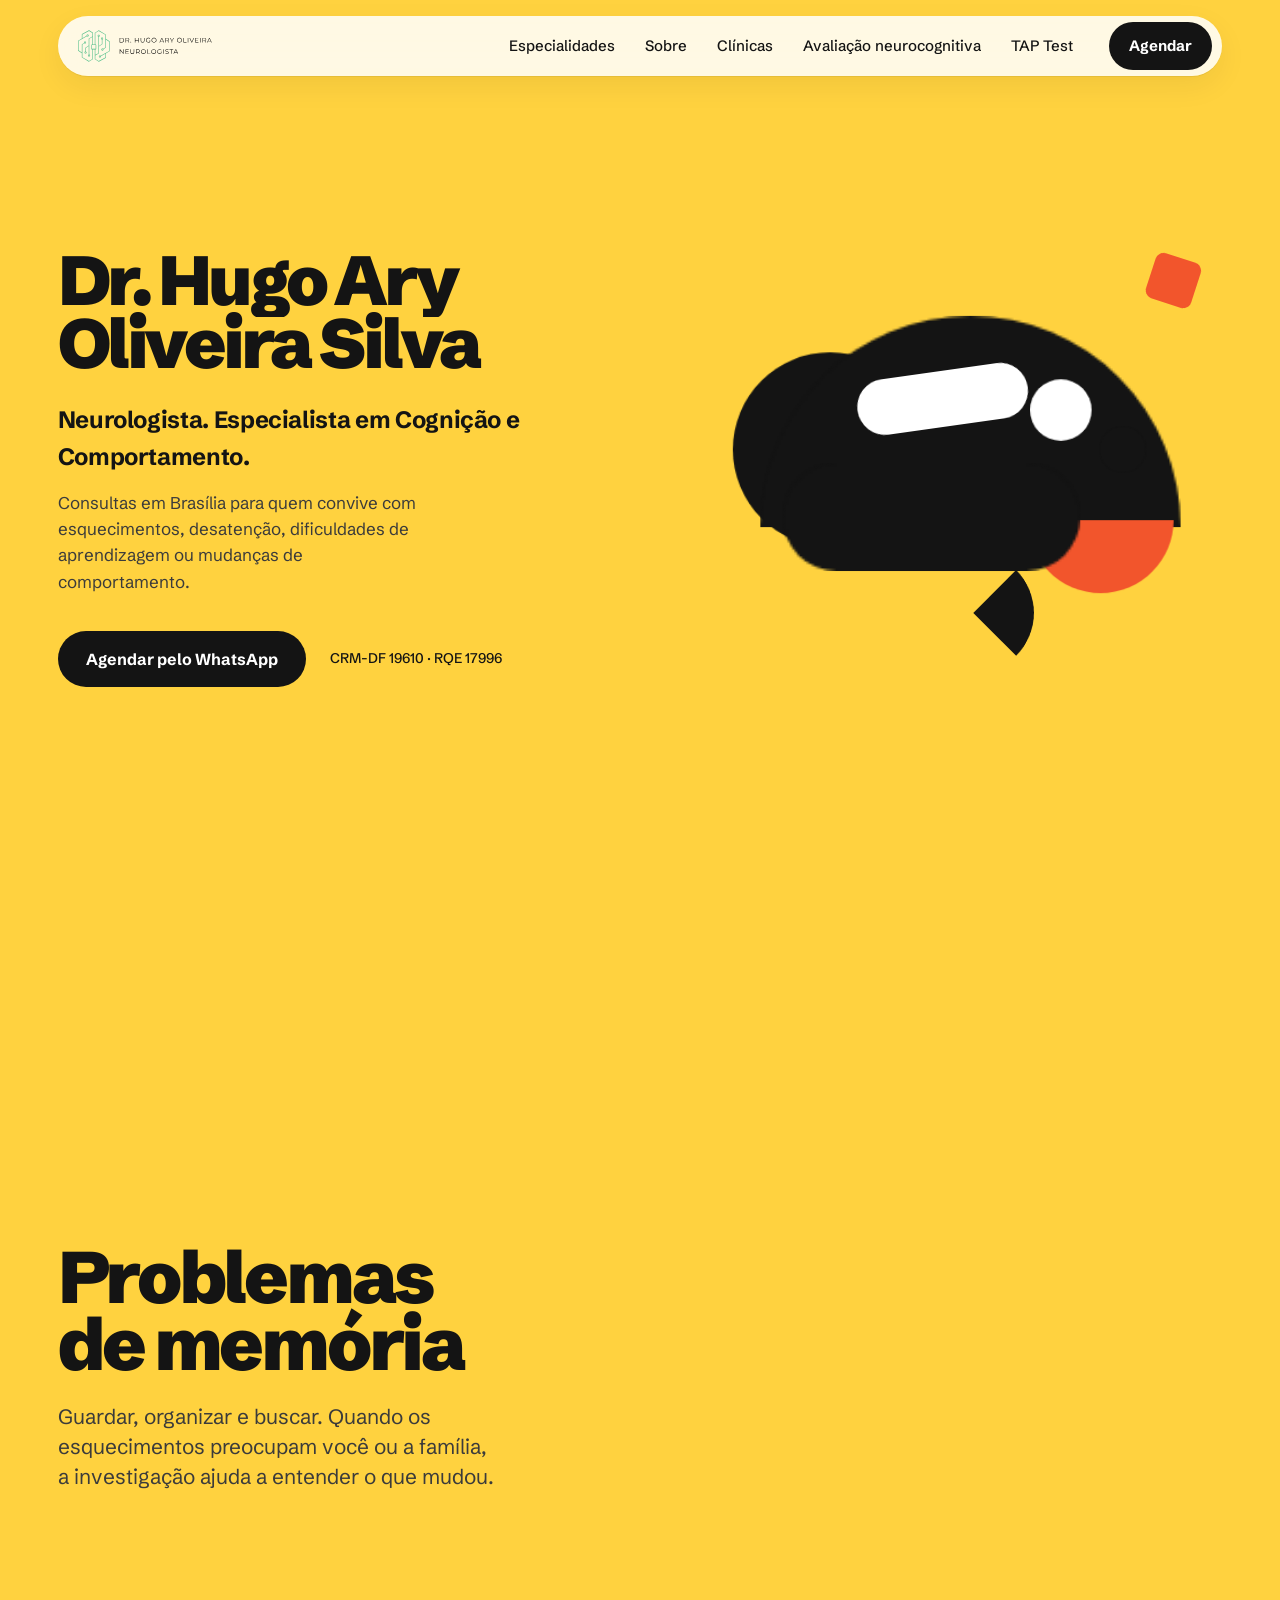
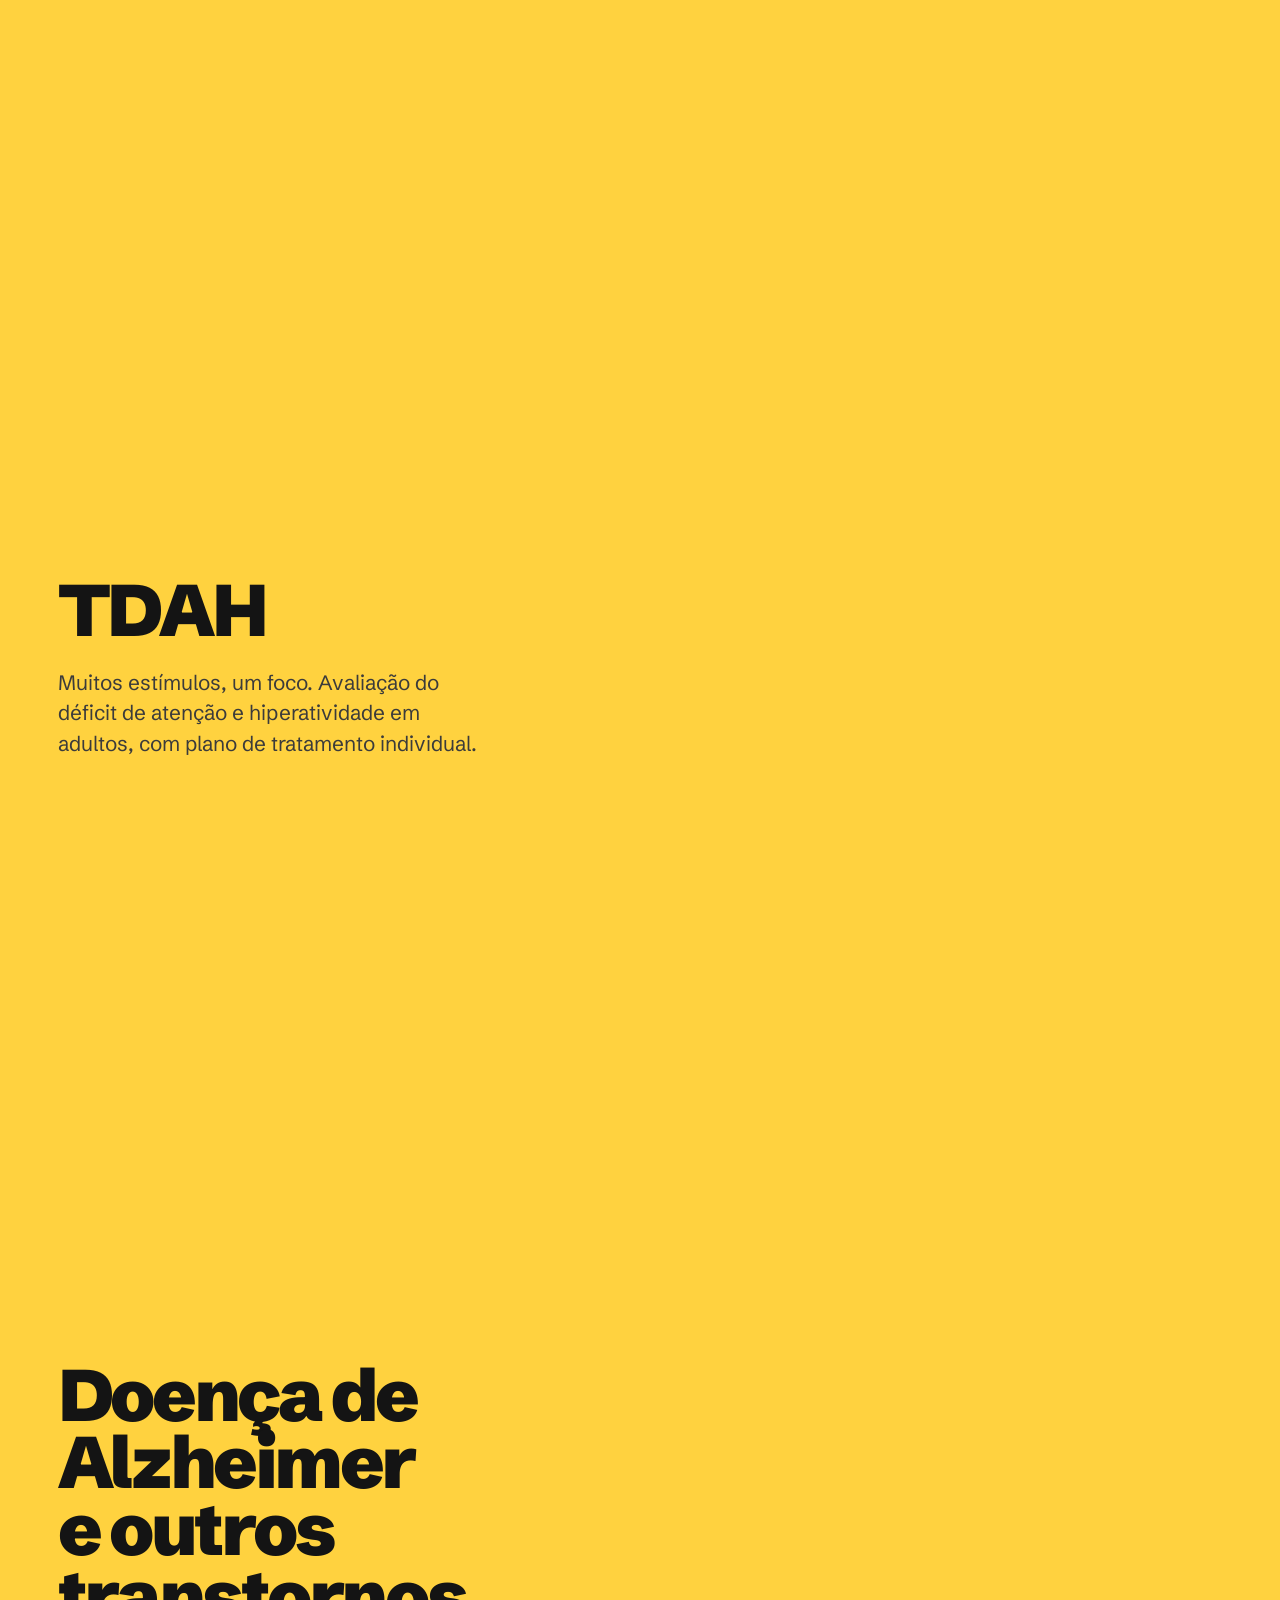
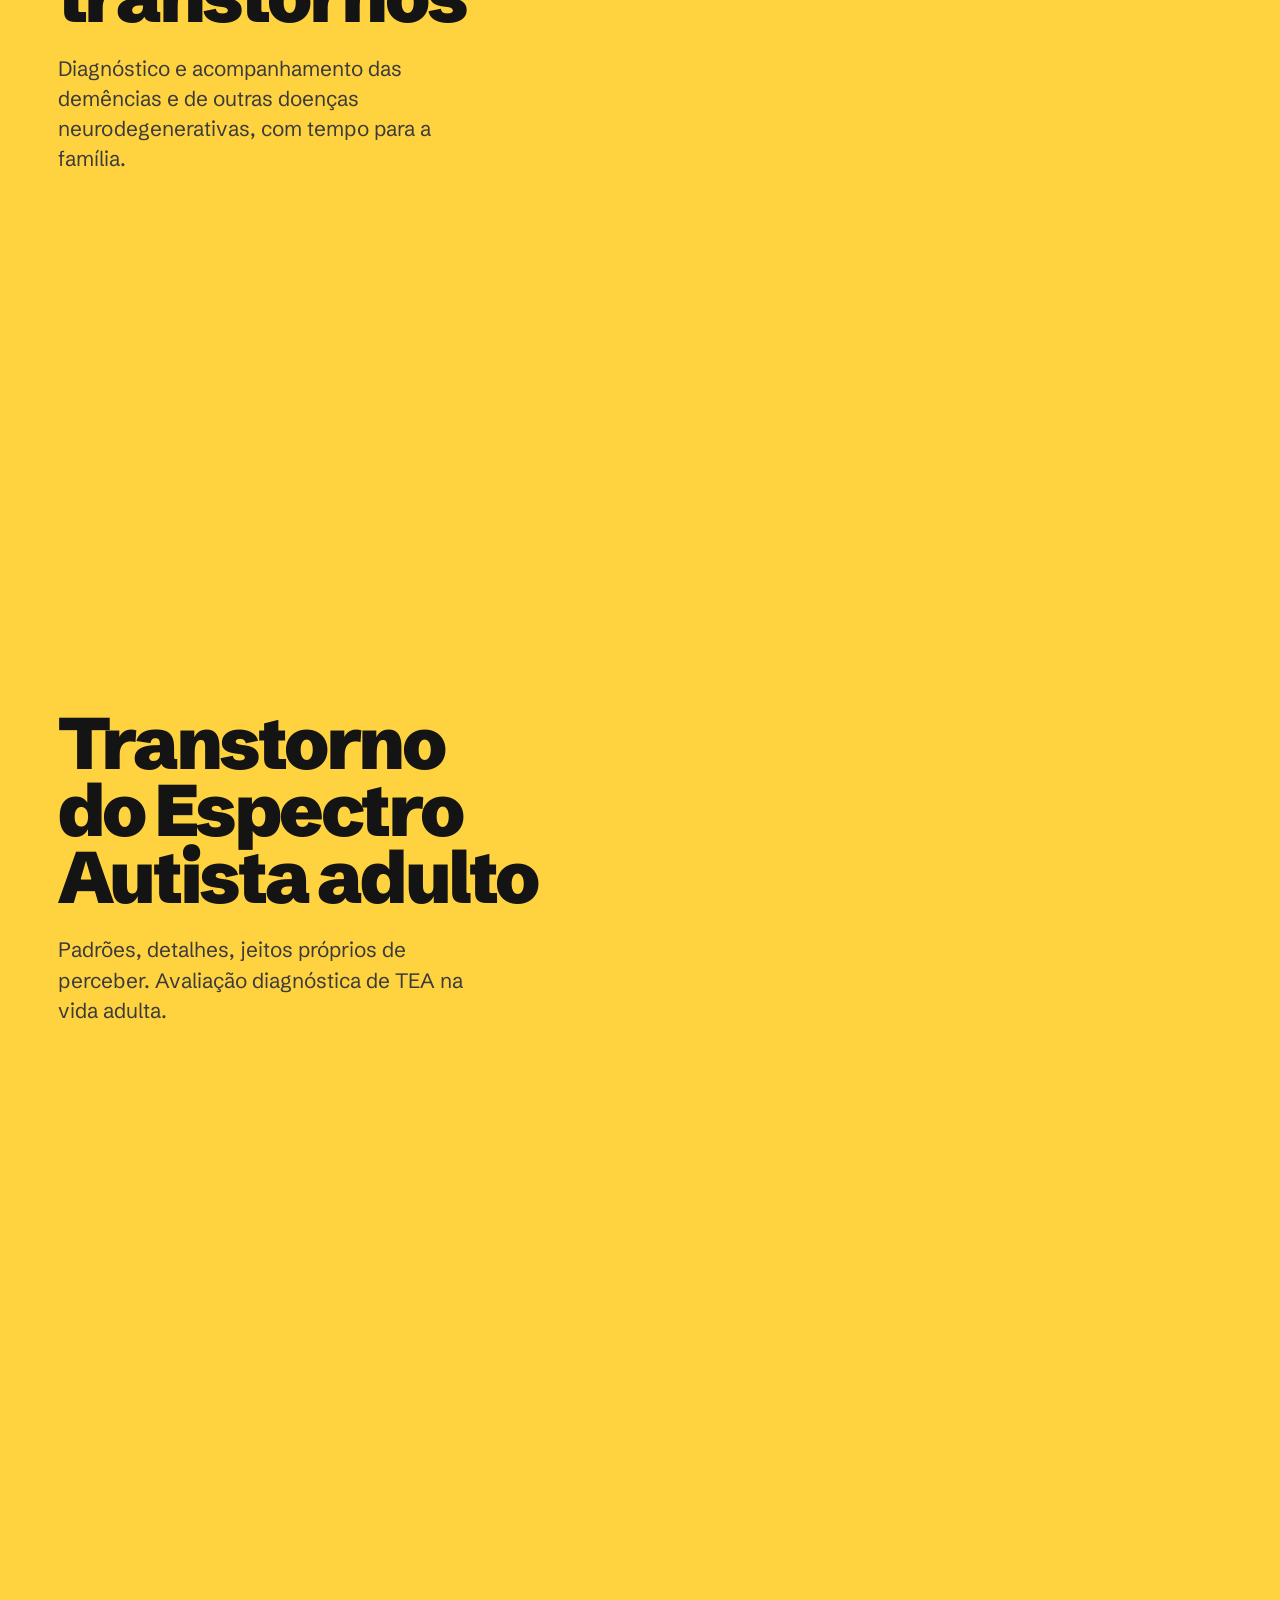
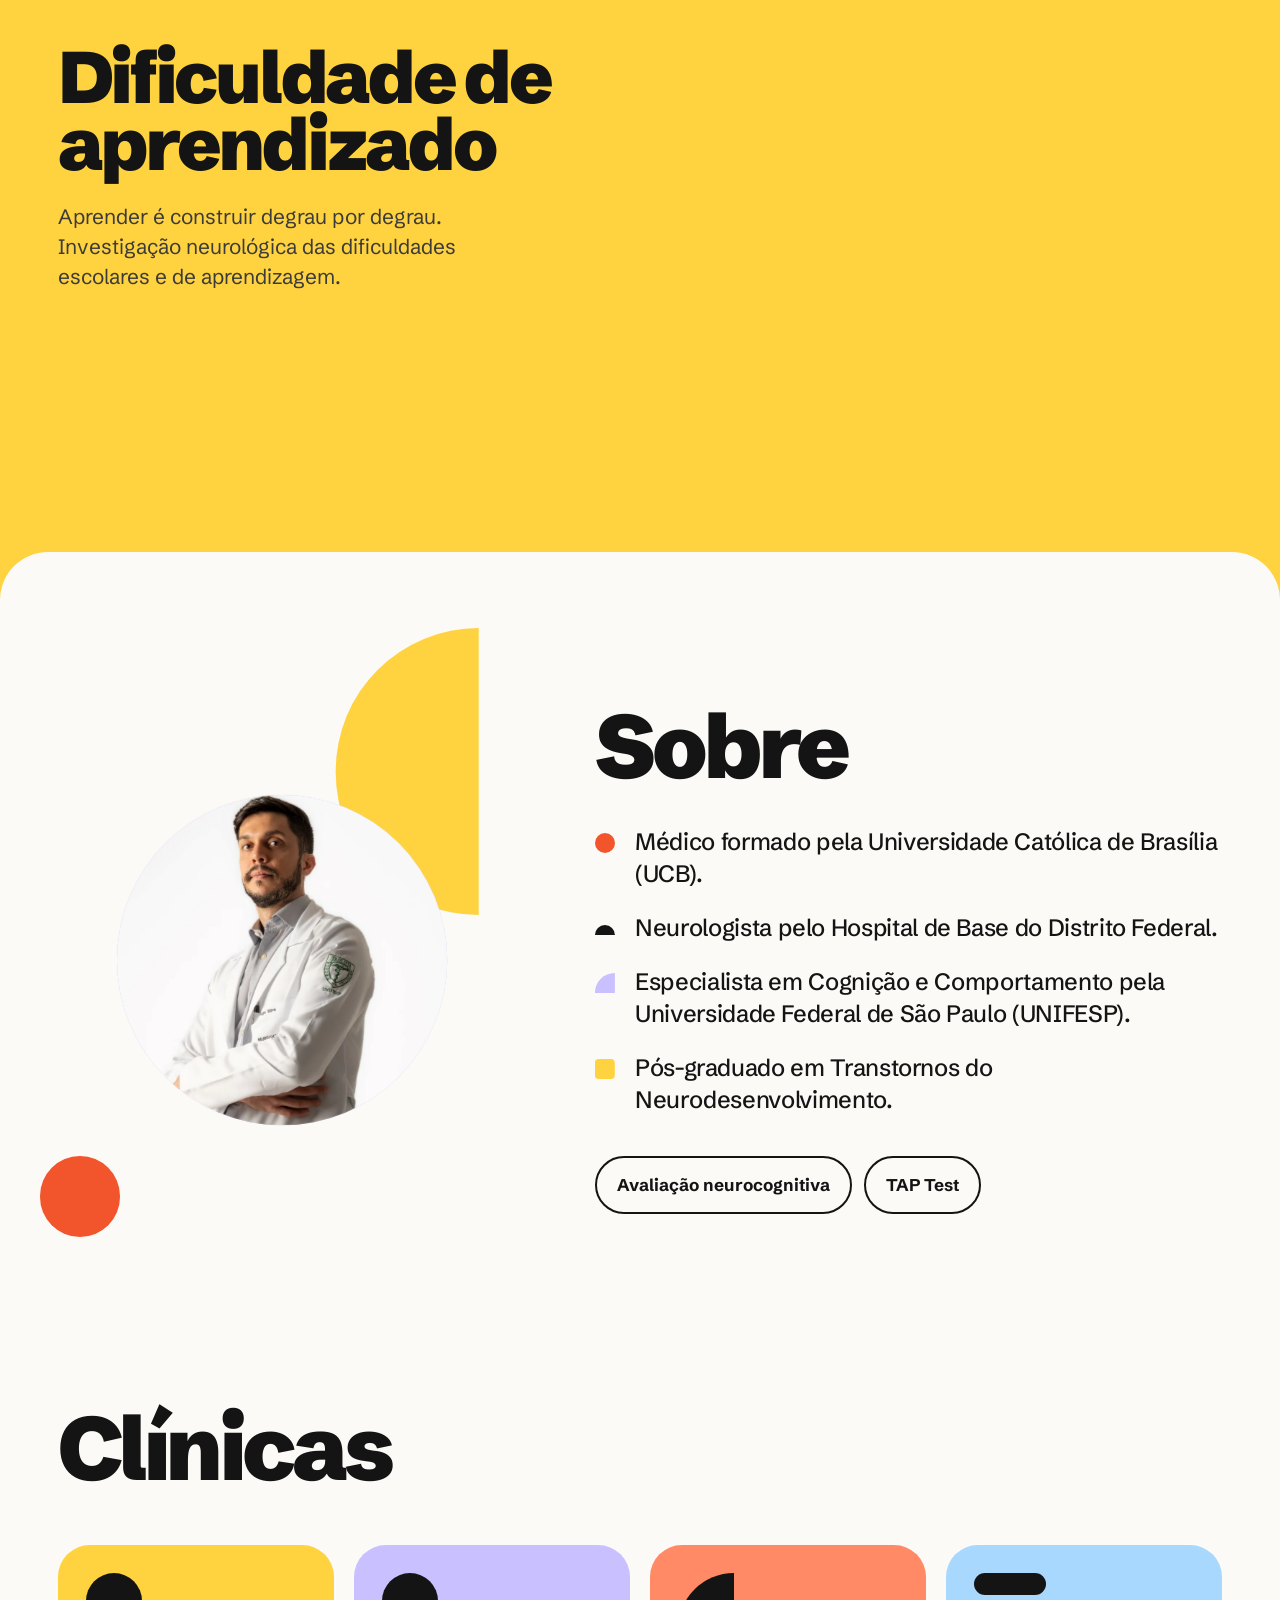
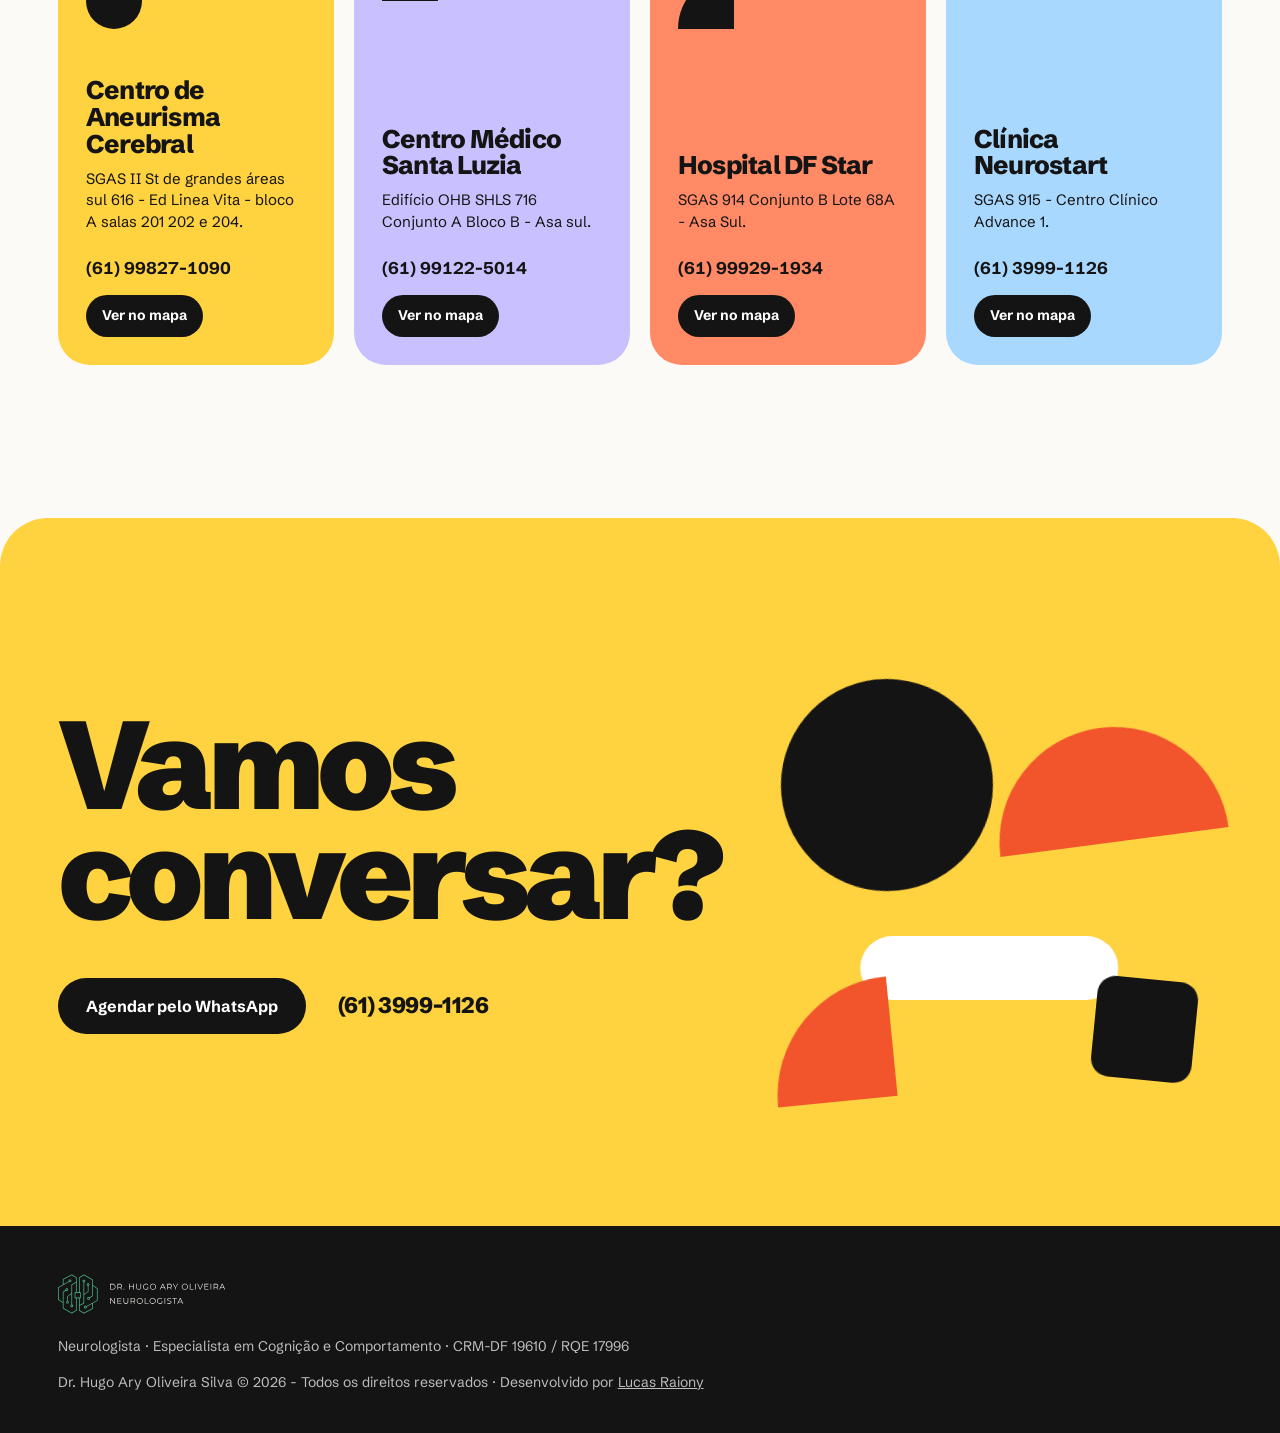
<file: proposta-b.html>
<!DOCTYPE html>
<html lang="pt-BR">
  <head>
    <meta charset="UTF-8" />
    <meta name="viewport" content="width=device-width, initial-scale=1.0" />
    <!-- Página de proposta (comparação de design): fora do índice de busca. -->
    <meta name="robots" content="noindex, nofollow" />
    <meta name="theme-color" content="#ffd23f" />
    <title>Proposta B · Dr. Hugo Ary Oliveira Silva</title>
    <script>document.documentElement.classList.add("js");</script>
    <link rel="preconnect" href="https://fonts.googleapis.com" />
    <link rel="preconnect" href="https://fonts.gstatic.com" crossorigin />
    <link
      rel="stylesheet"
      href="https://fonts.googleapis.com/css2?family=Schibsted+Grotesk:wght@400;500;700;800;900&display=swap"
    />
    <link rel="stylesheet" href="./assets/css/proposta-b.css" />
    <link rel="icon" href="./assets/img/brain-vector.svg" />
  </head>
  <body>
    <header class="bar">
      <a href="#home" class="bar__logo" aria-label="Dr. Hugo Ary Oliveira Silva — início">
        <img src="./assets/img/logo.svg" alt="" width="152" height="36" />
      </a>
      <nav class="bar__nav" aria-label="Principal">
        <a href="#memoria">Especialidades</a>
        <a href="#sobre">Sobre</a>
        <a href="#clinicas">Clínicas</a>
        <a href="./avaliacao-neurocognitiva.html">Avaliação neurocognitiva</a>
        <a href="./tap-test.html">TAP Test</a>
      </nav>
      <a href="https://wa.me/556139991126" class="chip" target="_blank" rel="noopener">Agendar</a>
      <button class="bar__menu" type="button" aria-expanded="false" aria-controls="menu-b" aria-label="Abrir menu">
        <span></span><span></span>
      </button>
      <div class="drawer" id="menu-b" hidden>
        <a href="#memoria">Especialidades</a>
        <a href="#sobre">Sobre</a>
        <a href="#clinicas">Clínicas</a>
        <a href="./avaliacao-neurocognitiva.html">Avaliação neurocognitiva</a>
        <a href="./tap-test.html">TAP Test</a>
      </div>
    </header>

    <main>
      <!-- Um mesmo conjunto de formas acompanha a leitura. Ele começa como um
           cérebro e se reorganiza a cada especialidade, como a plasticidade
           do próprio cérebro. O fundo muda de cor a cada capítulo. -->
      <div class="story">
        <div class="story__stage" aria-hidden="true">
          <div class="stage">
            <span class="shape shape--circle" data-s="0"></span>
            <span class="shape shape--circle" data-s="1"></span>
            <span class="shape shape--half" data-s="2"></span>
            <span class="shape shape--half" data-s="3"></span>
            <span class="shape shape--quarter" data-s="4"></span>
            <span class="shape shape--pill" data-s="5"></span>
            <span class="shape shape--pill" data-s="6"></span>
            <span class="shape shape--square" data-s="7"></span>
            <span class="shape shape--circle" data-s="8"></span>
            <span class="shape shape--circle" data-s="9"></span>
          </div>
        </div>

        <div class="story__copy">
          <section class="chapter chapter--hero" id="home">
            <h1 class="hero-title">
              <span class="line"><span>Dr. Hugo Ary</span></span>
              <span class="line"><span>Oliveira Silva</span></span>
            </h1>
            <p class="hero-role">Neurologista. Especialista em Cognição e Comportamento.</p>
            <p class="hero-lede">
              Consultas em Brasília para quem convive com esquecimentos,
              desatenção, dificuldades de aprendizagem ou mudanças de
              comportamento.
            </p>
            <div class="hero-actions">
              <a href="https://wa.me/556139991126" class="cta" target="_blank" rel="noopener">Agendar pelo WhatsApp</a>
              <span class="hero-crm">CRM-DF 19610 · RQE 17996</span>
            </div>
          </section>

          <section class="chapter" id="memoria">
            <h2 class="chapter__title">Problemas de memória</h2>
            <p class="chapter__text">Guardar, organizar e buscar. Quando os esquecimentos preocupam você ou a família, a investigação ajuda a entender o que mudou.</p>
          </section>

          <section class="chapter">
            <h2 class="chapter__title">TDAH</h2>
            <p class="chapter__text">Muitos estímulos, um foco. Avaliação do déficit de atenção e hiperatividade em adultos, com plano de tratamento individual.</p>
          </section>

          <section class="chapter">
            <h2 class="chapter__title">Doença de Alzheimer e outros transtornos</h2>
            <p class="chapter__text">Diagnóstico e acompanhamento das demências e de outras doenças neurodegenerativas, com tempo para a família.</p>
          </section>

          <section class="chapter">
            <h2 class="chapter__title">Transtorno do Espectro Autista adulto</h2>
            <p class="chapter__text">Padrões, detalhes, jeitos próprios de perceber. Avaliação diagnóstica de TEA na vida adulta.</p>
          </section>

          <section class="chapter">
            <h2 class="chapter__title">Dificuldade de aprendizado</h2>
            <p class="chapter__text">Aprender é construir degrau por degrau. Investigação neurológica das dificuldades escolares e de aprendizagem.</p>
          </section>
        </div>
      </div>

      <section class="about" id="sobre">
        <div class="about__visual">
          <div class="about__photo">
            <picture>
              <source srcset="./assets/img/hugo.webp" type="image/webp" />
              <img src="./assets/img/hugo.jpg" alt="Dr. Hugo Ary Oliveira Silva, neurologista em Brasília" width="918" height="1064" loading="lazy" decoding="async" />
            </picture>
          </div>
          <span class="about__deco about__deco--half" aria-hidden="true"></span>
          <span class="about__deco about__deco--dot" aria-hidden="true"></span>
        </div>
        <div class="about__copy">
          <h2 class="big-title">Sobre</h2>
          <ul class="facts">
            <li>Médico formado pela Universidade Católica de Brasília (UCB).</li>
            <li>Neurologista pelo Hospital de Base do Distrito Federal.</li>
            <li>Especialista em Cognição e Comportamento pela Universidade Federal de São Paulo (UNIFESP).</li>
            <li>Pós-graduado em Transtornos do Neurodesenvolvimento.</li>
          </ul>
          <div class="tools">
            <a href="./avaliacao-neurocognitiva.html" class="tool">Avaliação neurocognitiva</a>
            <a href="./tap-test.html" class="tool">TAP Test</a>
          </div>
        </div>
      </section>

      <section class="clinics" id="clinicas">
        <h2 class="big-title clinics__title">Clínicas</h2>
        <div class="deck">
          <article class="card card--yellow">
            <span class="card__shape card__shape--circle" aria-hidden="true"></span>
            <h3>Centro de Aneurisma Cerebral</h3>
            <p>SGAS II St de grandes áreas sul 616 - Ed Linea Vita - bloco A salas 201 202 e 204.</p>
            <a href="tel:+5561998271090" class="card__phone">(61) 99827-1090</a>
            <a href="https://www.google.com/maps/place/Centro+de+Aneurisma+Cerebral/@-15.8399834,-47.9204441,15z/data=!4m2!3m1!1s0x0:0xaaf18d0923b8e174?sa=X&ved=2ahUKEwj5wNryz6eAAxVCK7kGHf7tD1wQ_BJ6BAhDEAA&ved=2ahUKEwj5wNryz6eAAxVCK7kGHf7tD1wQ_BJ6BAhLEAg" class="card__map" target="_blank" rel="noopener">Ver no mapa</a>
          </article>
          <article class="card card--lilac">
            <span class="card__shape card__shape--half" aria-hidden="true"></span>
            <h3>Centro Médico Santa Luzia</h3>
            <p>Edifício OHB SHLS 716 Conjunto A Bloco B - Asa sul.</p>
            <a href="tel:+5561991225014" class="card__phone">(61) 99122-5014</a>
            <a href="https://www.google.com/maps/place/Centro+M%C3%A9dico+Santa+Luzia:+Consultas,+Centro+M%C3%A9dico,+Multicl%C3%ADnica,+Cl%C3%ADnica+M%C3%A9dica,+Bras%C3%ADlia+DF/@-15.8258699,-47.9287773,15z/data=!4m6!3m5!1s0x935a31cbc9e81fdb:0x6384e252cd146530!8m2!3d-15.8258699!4d-47.9287773!16s%2Fg%2F11g0j6tjkg?entry=ttu" class="card__map" target="_blank" rel="noopener">Ver no mapa</a>
          </article>
          <article class="card card--coral">
            <span class="card__shape card__shape--quarter" aria-hidden="true"></span>
            <h3>Hospital DF Star</h3>
            <p>SGAS 914 Conjunto B Lote 68A - Asa Sul.</p>
            <a href="tel:+5561999291934" class="card__phone">(61) 99929-1934</a>
            <a href="https://www.google.com/maps/search/?api=1&query=Hospital+DF+Star+Brasilia" class="card__map" target="_blank" rel="noopener">Ver no mapa</a>
          </article>
          <article class="card card--sky">
            <span class="card__shape card__shape--pill" aria-hidden="true"></span>
            <h3>Clínica Neurostart</h3>
            <p>SGAS 915 - Centro Clínico Advance 1.</p>
            <a href="tel:+556139991126" class="card__phone">(61) 3999-1126</a>
            <a href="https://www.google.com/maps/search/?api=1&query=Neurostart+Brasilia" class="card__map" target="_blank" rel="noopener">Ver no mapa</a>
          </article>
        </div>
      </section>

      <section class="finale" aria-labelledby="finale-title">
        <div class="finale__shapes" aria-hidden="true">
          <span class="fs fs--circle"></span>
          <span class="fs fs--half"></span>
          <span class="fs fs--pill"></span>
          <span class="fs fs--square"></span>
          <span class="fs fs--quarter"></span>
        </div>
        <h2 class="finale__title" id="finale-title">Vamos conversar?</h2>
        <div class="finale__actions">
          <a href="https://wa.me/556139991126" class="cta cta--ink" target="_blank" rel="noopener">Agendar pelo WhatsApp</a>
          <a href="tel:+556139991126" class="finale__phone">(61) 3999-1126</a>
        </div>
      </section>
    </main>

    <footer class="footer">
      <img src="./assets/img/logo-light.svg" alt="Dr. Hugo Ary Oliveira Silva - Neurologista em Brasília" width="152" height="36" loading="lazy" />
      <p>Neurologista · Especialista em Cognição e Comportamento · CRM-DF 19610 / RQE 17996</p>
      <p>
        Dr. Hugo Ary Oliveira Silva © 2026 - Todos os direitos reservados ·
        Desenvolvido por <a target="_blank" href="mailto:raionylucas7@gmail.com?subject=Desenvolvimento de Website">Lucas Raiony</a>
      </p>
    </footer>

    <script src="./assets/js/vendor/gsap.min.js" defer></script>
    <script src="./assets/js/vendor/ScrollTrigger.min.js" defer></script>
    <script src="./assets/js/proposta-b.js" defer></script>
  </body>
</html>
</file>
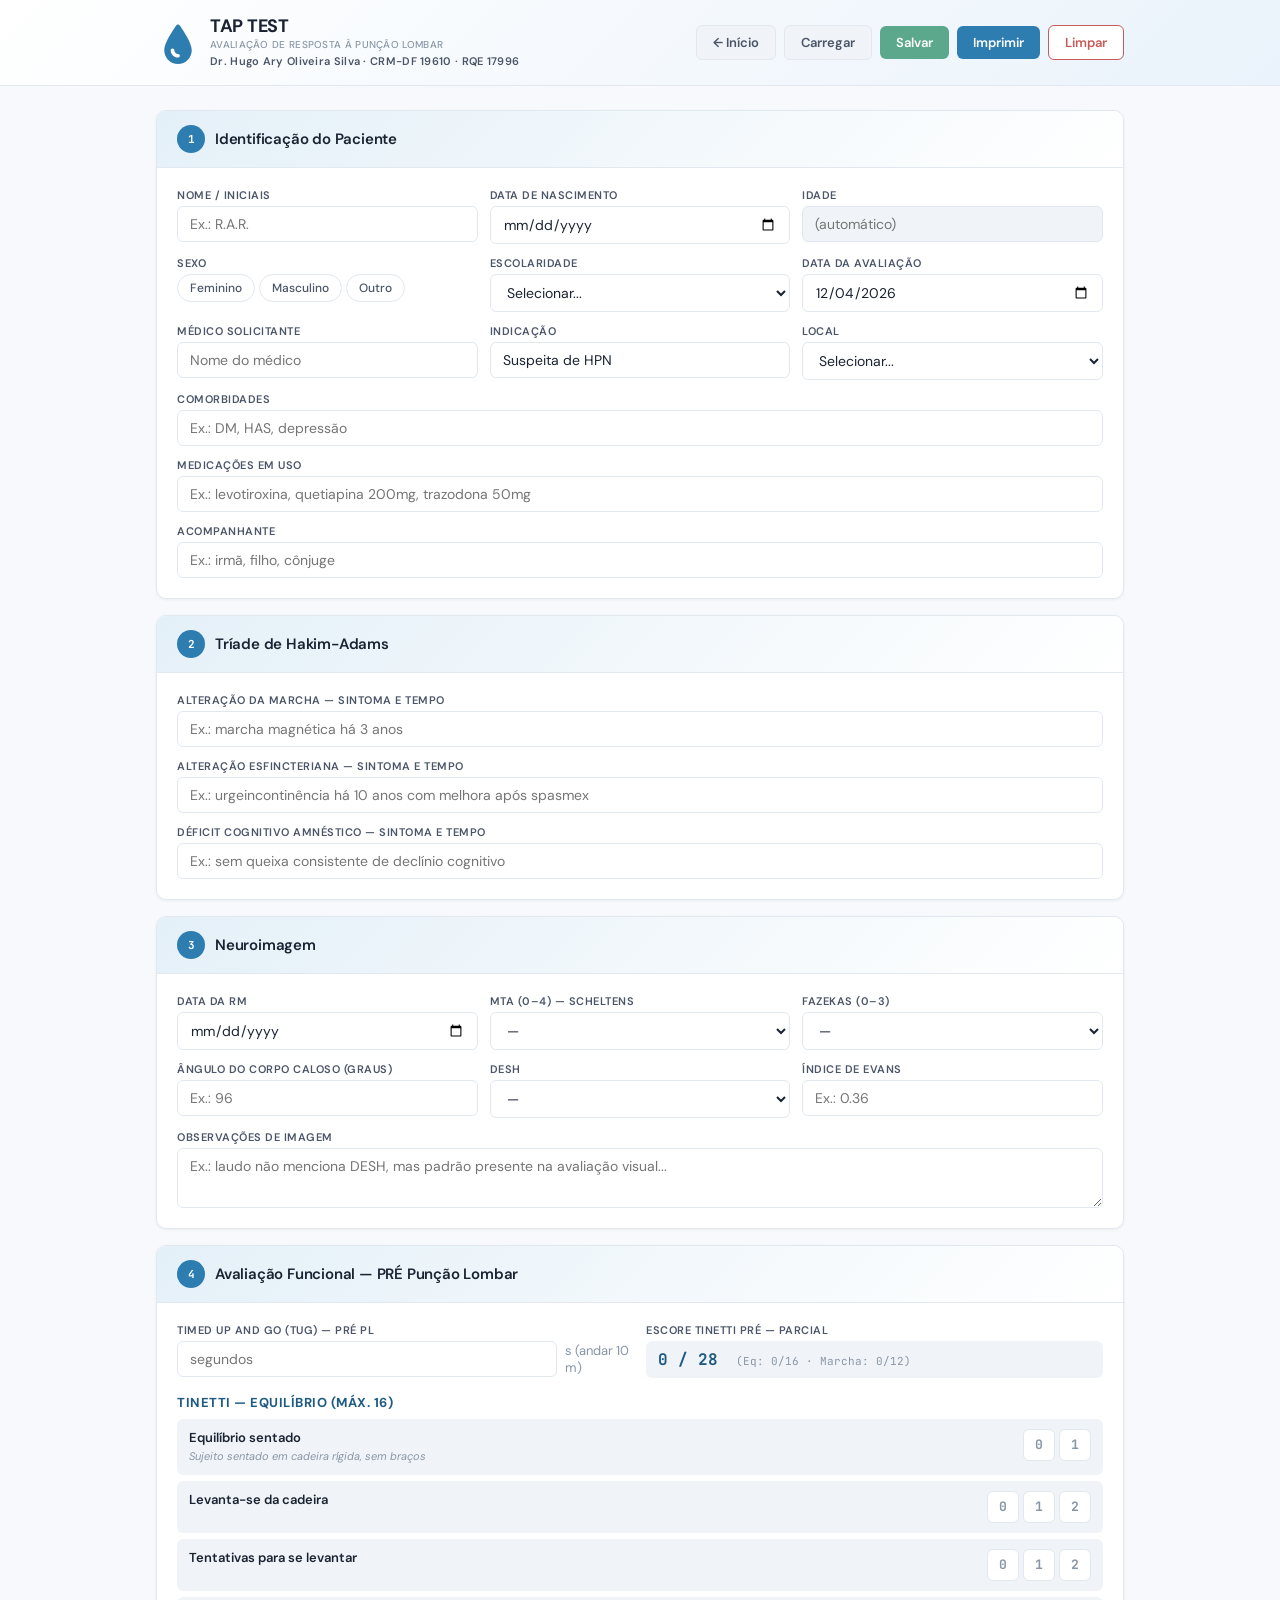
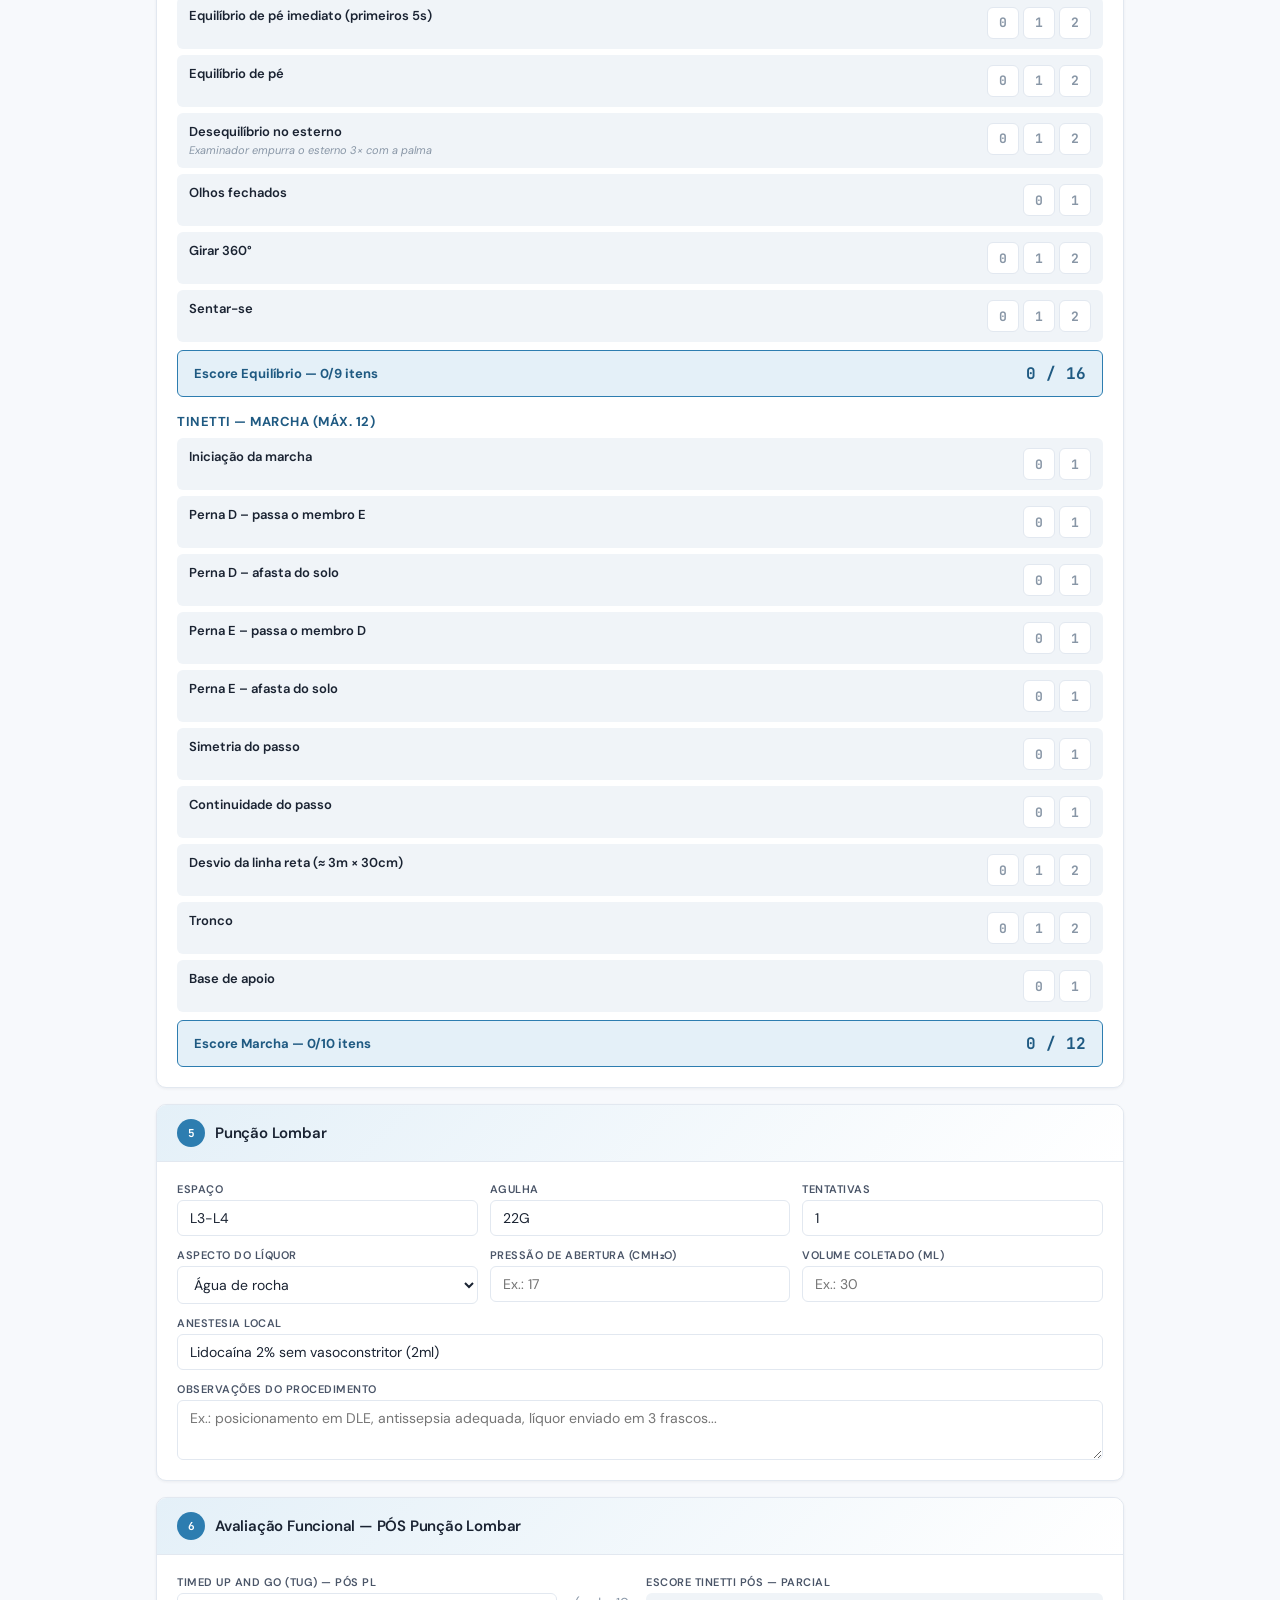
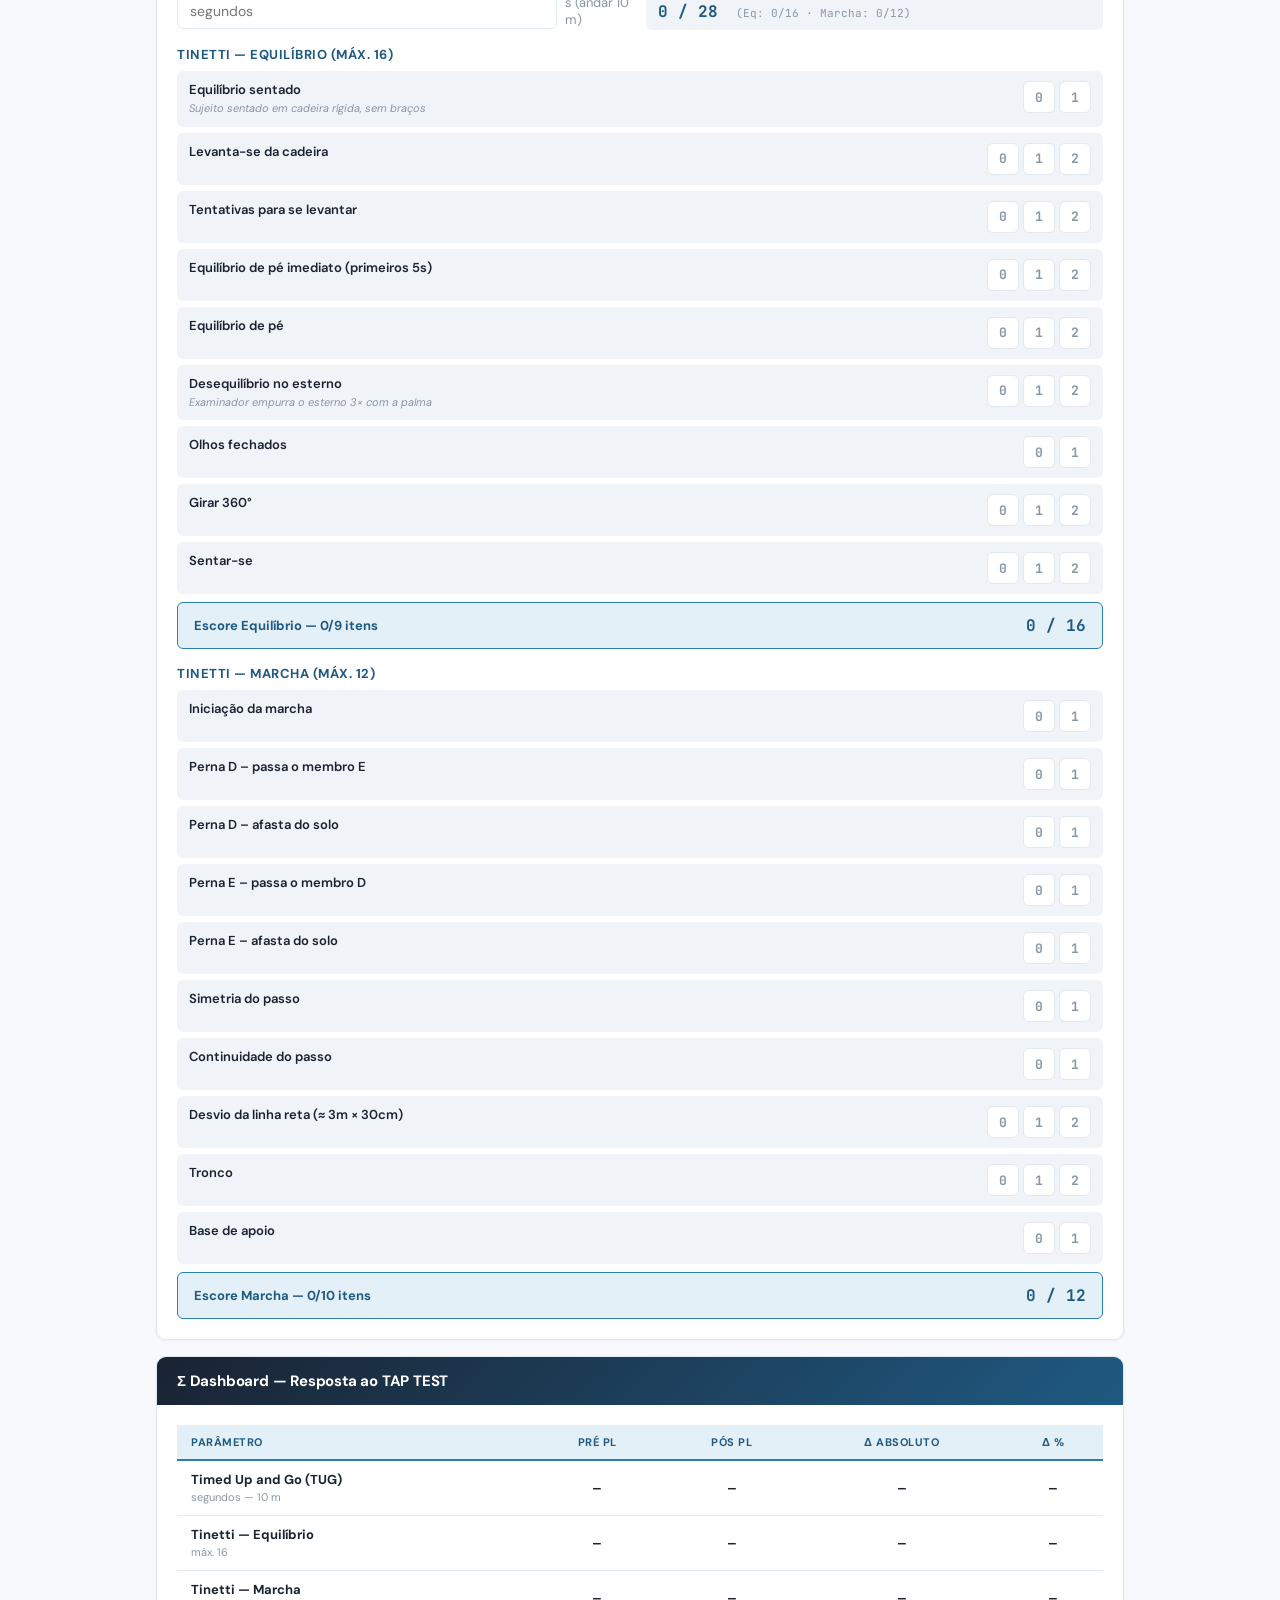
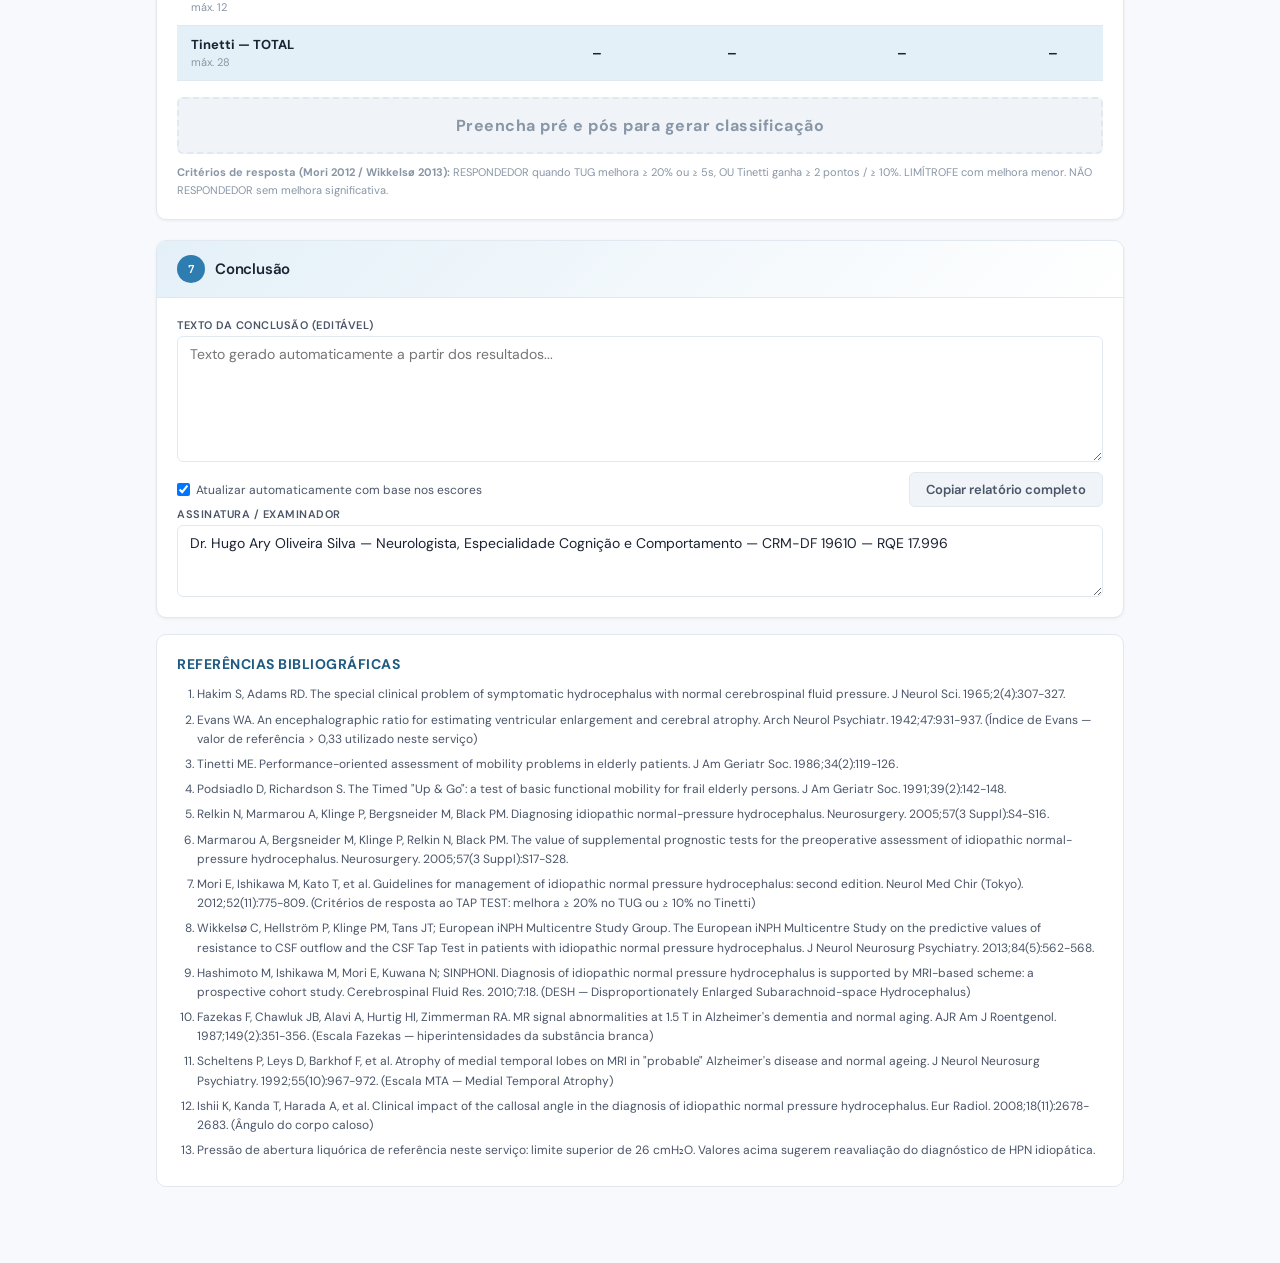
<file: tap-test.html>
<!DOCTYPE html>
<html lang="pt-BR">
  <head>
    <meta charset="UTF-8" />
    <meta name="viewport" content="width=device-width, initial-scale=1.0" />
    <meta name="description" content="TAP TEST – Avaliação de resposta à punção lombar na suspeita de Hidrocefalia de Pressão Normal. Dr. Hugo Ary Oliveira Silva, Neurologista. CRM-DF 19610." />
    <meta name="author" content="Dr. Hugo Ary Oliveira Silva" />
    <link rel="canonical" href="https://drhugoary.com.br/tap-test.html" />
    <meta property="og:type" content="article" />
    <meta property="og:site_name" content="Dr. Hugo Ary Oliveira Silva — Neurologista" />
    <meta property="og:locale" content="pt_BR" />
    <meta property="og:url" content="https://drhugoary.com.br/tap-test.html" />
    <meta property="og:title" content="TAP TEST — Hidrocefalia de Pressão Normal" />
    <meta property="og:description" content="TAP TEST: avaliação da resposta à punção lombar na suspeita de Hidrocefalia de Pressão Normal. Dr. Hugo Ary Oliveira Silva, neurologista em Brasília." />
    <meta property="og:image" content="https://drhugoary.com.br/assets/img/og-image.png" />
    <meta name="robots" content="index, follow, max-image-preview:large, max-snippet:-1" />
    <meta name="theme-color" content="#2d7db0" />
    <meta property="og:image:width" content="1200" />
    <meta property="og:image:height" content="630" />
    <meta property="og:image:alt" content="Dr. Hugo Ary Oliveira Silva, neurologista em Brasília" />
    <meta name="twitter:card" content="summary_large_image" />
    <meta name="twitter:title" content="TAP TEST — Hidrocefalia de Pressão Normal" />
    <meta name="twitter:description" content="Avaliação da resposta à punção lombar na suspeita de Hidrocefalia de Pressão Normal. Dr. Hugo Ary Oliveira Silva, neurologista em Brasília." />
    <meta name="twitter:image" content="https://drhugoary.com.br/assets/img/og-image.png" />
    <link rel="apple-touch-icon" href="./assets/img/brain-vector.svg" />
    <link rel="icon" href="./assets/img/brain-vector.svg" />
    <link rel="preconnect" href="https://fonts.googleapis.com" />
    <link rel="preconnect" href="https://fonts.gstatic.com" crossorigin />
    <link
      rel="stylesheet"
      href="https://fonts.googleapis.com/css2?family=DM+Sans:ital,opsz,wght@0,9..40,300;0,9..40,400;0,9..40,500;0,9..40,600;0,9..40,700;1,9..40,400&family=JetBrains+Mono:wght@400;500&display=swap"
    />
    <title>TAP TEST — Hidrocefalia de Pressão Normal</title>
    <style>
      :root{--bg:#f7f9fc;--surface:#fff;--surface2:#f0f4f8;--border:#e2e8f0;--text:#1a2332;--text2:#4a5568;--text3:#8896a6;--accent:#2d7db0;--accent-light:#e4f0f8;--accent-dark:#1f5a82;--green:#5ba88c;--green-light:#e6f5ef;--green-dark:#3d7a62;--red:#c75a5a;--red-light:#fde8e8;--orange:#d4915e;--orange-light:#fef3e8;--shadow-sm:0 1px 3px rgba(26,35,50,.06);--shadow-md:0 4px 12px rgba(26,35,50,.08);--radius:10px;--radius-sm:6px;--font:'DM Sans',-apple-system,sans-serif;--mono:'JetBrains Mono',monospace;}
      *{margin:0;padding:0;box-sizing:border-box;}
      body,html{font-family:var(--font);background:var(--bg);color:var(--text);}
      .app{max-width:1000px;margin:0 auto;padding:0 16px 60px;}
      .hdr{position:sticky;top:0;z-index:100;background:linear-gradient(135deg,var(--surface),#eaf3fb);border-bottom:1px solid var(--border);padding:16px 0;margin-bottom:24px;}
      .hdr-in{max-width:1000px;margin:0 auto;padding:0 16px;display:flex;align-items:center;justify-content:space-between;gap:12px;flex-wrap:wrap;}
      .hdr-brand{display:flex;align-items:center;gap:10px;}
      .hdr-icon{width:44px;height:44px;color:var(--accent);}
      .hdr-text h1{font-size:18px;font-weight:700;letter-spacing:-.3px;line-height:1.2;}
      .hdr-text p{font-size:10px;color:var(--text3);letter-spacing:.3px;font-weight:500;line-height:1.4;}
      .hdr-text .hdr-doc{font-size:11px;color:var(--text2);font-weight:600;margin-top:2px;}
      .hdr-actions{display:flex;gap:8px;align-items:center;flex-wrap:wrap;}
      .btn{display:flex;align-items:center;gap:6px;padding:8px 16px;border:none;border-radius:var(--radius-sm);font-family:var(--font);font-size:13px;font-weight:600;cursor:pointer;transition:all .2s;}
      .btn svg{width:16px;height:16px;}
      .btn:hover{transform:translateY(-1px);box-shadow:var(--shadow-md);}
      .btn-primary{background:var(--accent);color:#fff;}
      .btn-primary:hover{background:var(--accent-dark);}
      .btn-success{background:var(--green);color:#fff;}
      .btn-success:hover{background:var(--green-dark);}
      .btn-ghost{background:var(--surface2);color:var(--text2);border:1.5px solid var(--border);}
      .btn-ghost:hover{background:var(--accent-light);color:var(--accent);border-color:var(--accent);}
      .btn-danger{background:#fff;color:var(--red);border:1.5px solid var(--red);}
      .btn-danger:hover{background:var(--red-light);}
      .section{background:var(--surface);border:1px solid var(--border);border-radius:var(--radius);margin-bottom:16px;box-shadow:var(--shadow-sm);overflow:hidden;}
      .sec-hdr{display:flex;align-items:center;gap:10px;padding:14px 20px;background:linear-gradient(135deg,var(--accent-light),var(--surface));border-bottom:1px solid var(--border);}
      .sec-num{display:flex;align-items:center;justify-content:center;min-width:28px;height:28px;padding:0 6px;background:var(--accent);color:#fff;border-radius:14px;font-size:11px;font-weight:700;font-family:var(--mono);flex-shrink:0;}
      .sec-title{font-size:15px;font-weight:600;letter-spacing:-.2px;}
      .sec-body{padding:20px;}
      .grid-2{display:grid;grid-template-columns:1fr 1fr;gap:12px;}
      .grid-3{display:grid;grid-template-columns:1fr 1fr 1fr;gap:12px;}
      .grid-4{display:grid;grid-template-columns:repeat(4,1fr);gap:12px;}
      .field{display:flex;flex-direction:column;gap:4px;}
      .field-wide{grid-column:1/-1;}
      .field-label{font-size:11px;font-weight:600;color:var(--text2);text-transform:uppercase;letter-spacing:.5px;}
      input[type="text"],input[type="date"],input[type="number"],textarea,select{padding:8px 12px;border:1.5px solid var(--border);border-radius:var(--radius-sm);font-family:var(--font);font-size:14px;color:var(--text);background:var(--surface);transition:all .2s;outline:none;width:100%;}
      input:focus,textarea:focus,select:focus{border-color:var(--accent);box-shadow:0 0 0 3px rgba(45,125,176,.12);}
      textarea{resize:vertical;min-height:60px;}
      .chips{display:flex;gap:4px;flex-wrap:wrap;}
      .chip{padding:5px 12px;border:1.5px solid var(--border);border-radius:20px;background:#fff;font-family:var(--font);font-size:12px;font-weight:500;color:var(--text2);cursor:pointer;transition:all .15s;}
      .chip:hover{border-color:var(--accent);color:var(--accent);}
      .chip.active{background:var(--accent);border-color:var(--accent);color:#fff;}
      .tin-item{display:grid;grid-template-columns:1fr auto;gap:12px;align-items:start;padding:10px 12px;background:var(--surface2);border-radius:var(--radius-sm);margin-bottom:6px;}
      .tin-label{font-size:13px;line-height:1.4;}
      .tin-label b{font-weight:600;color:var(--text);}
      .tin-label small{display:block;color:var(--text3);font-size:11px;margin-top:2px;font-style:italic;}
      .tin-btns{display:flex;gap:4px;align-items:flex-start;}
      .tin-btn{min-width:32px;height:32px;padding:0 4px;border:1.5px solid var(--border);border-radius:var(--radius-sm);background:#fff;font-size:13px;font-weight:700;cursor:pointer;transition:all .15s;font-family:var(--mono);color:var(--text3);}
      .tin-btn:hover{border-color:var(--accent);color:var(--accent);}
      .tin-btn.active{background:var(--accent);border-color:var(--accent);color:#fff;}
      .tin-total{grid-column:1/-1;display:flex;justify-content:space-between;align-items:center;padding:12px 16px;background:var(--accent-light);border-radius:var(--radius-sm);border:1.5px solid var(--accent);margin-top:8px;}
      .tin-total-label{font-size:13px;font-weight:700;color:var(--accent-dark);}
      .tin-total-val{font-family:var(--mono);font-size:16px;font-weight:700;color:var(--accent-dark);}
      .prepos-grid{display:grid;grid-template-columns:1fr 1fr;gap:16px;}
      .prepos-col{background:var(--surface);border:1.5px solid var(--border);border-radius:var(--radius-sm);padding:14px;}
      .prepos-col h4{font-size:12px;font-weight:700;color:var(--accent-dark);text-transform:uppercase;letter-spacing:.5px;margin-bottom:10px;padding-bottom:8px;border-bottom:2px solid var(--accent-light);}
      .alert{padding:10px 14px;border-radius:var(--radius-sm);font-size:13px;font-weight:500;margin-top:10px;display:flex;align-items:center;gap:8px;}
      .alert-warn{background:var(--orange-light);color:#8b5a2b;border-left:3px solid var(--orange);}
      .alert-ok{background:var(--green-light);color:var(--green-dark);border-left:3px solid var(--green);}
      .alert-danger{background:var(--red-light);color:#8b3a3a;border-left:3px solid var(--red);}
      .dash{background:var(--surface);border:1px solid var(--border);border-radius:var(--radius);margin-bottom:20px;box-shadow:var(--shadow-sm);overflow:hidden;}
      .dash-hdr{display:flex;justify-content:space-between;align-items:center;padding:14px 20px;background:linear-gradient(135deg,#1a2332,var(--accent-dark));color:#fff;}
      .dash-title{font-size:15px;font-weight:700;letter-spacing:-.2px;}
      .dash-body{padding:20px;}
      .dash-table{width:100%;border-collapse:collapse;margin-bottom:16px;}
      .dash-table th{padding:10px 14px;text-align:left;font-size:11px;font-weight:700;color:var(--accent-dark);text-transform:uppercase;letter-spacing:.5px;background:var(--accent-light);border-bottom:2px solid var(--accent);}
      .dash-table td{padding:10px 14px;font-size:13px;border-bottom:1px solid var(--border);}
      .dash-table .center{text-align:center;}
      .dash-table .mono{font-family:var(--mono);font-weight:700;}
      .dash-verdict{padding:16px;border-radius:var(--radius-sm);text-align:center;font-size:16px;font-weight:700;letter-spacing:.5px;margin-top:8px;}
      .dash-verdict.positive{background:var(--green-light);color:var(--green-dark);border:2px solid var(--green);}
      .dash-verdict.negative{background:var(--red-light);color:#8b3a3a;border:2px solid var(--red);}
      .dash-verdict.indet{background:var(--orange-light);color:#8b5a2b;border:2px solid var(--orange);}
      .dash-verdict.empty{background:var(--surface2);color:var(--text3);border:2px dashed var(--border);}
      .refs{background:var(--surface);border:1px solid var(--border);border-radius:var(--radius);padding:20px;margin-bottom:16px;}
      .refs h3{font-size:14px;font-weight:700;color:var(--accent-dark);margin-bottom:12px;text-transform:uppercase;letter-spacing:.5px;}
      .refs ol{padding-left:20px;}
      .refs li{font-size:12px;line-height:1.6;color:var(--text2);margin-bottom:6px;}
      /* PRINT PREVIEW */
      .pv-overlay{position:fixed;inset:0;background:var(--bg);z-index:1000;overflow-y:auto;}
      .pv-bar{position:sticky;top:0;background:var(--surface);border-bottom:1px solid var(--border);padding:10px 20px;display:flex;justify-content:space-between;align-items:center;box-shadow:var(--shadow-sm);z-index:10;}
      .pv-page{max-width:800px;margin:20px auto;background:#fff;padding:40px 48px;box-shadow:var(--shadow-md);font-size:12px;line-height:1.5;}
      .pv-title{text-align:center;font-size:18px;font-weight:700;margin-bottom:24px;text-decoration:underline;}
      .pv-sec{margin-bottom:18px;break-inside:avoid;}
      .pv-sec-h{font-weight:700;font-size:13px;background:#f0f0f0;padding:6px 10px;border:1px solid #999;text-align:center;}
      .pv-table{width:100%;border-collapse:collapse;border:1px solid #333;}
      .pv-table td,.pv-table th{border:1px solid #333;padding:6px 10px;vertical-align:top;font-size:11.5px;}
      .pv-table th{background:#f0f0f0;font-weight:700;text-align:center;}
      .pv-foot{margin-top:32px;font-size:11.5px;line-height:1.6;}
      @media print{
        .no-print{display:none!important;}
        .pv-overlay{position:static;background:#fff;}
        .pv-page{margin:0;padding:20px;box-shadow:none;max-width:none;}
        body,html{background:#fff;}
        @page{margin:15mm;}
      }
      @media (max-width:720px){
        .grid-2,.grid-3,.grid-4,.prepos-grid{grid-template-columns:1fr;}
      }
    </style>
    <script type="application/ld+json">
    {
      "@context": "https://schema.org",
      "@graph": [
      {
        "@type": "MedicalWebPage",
        "@id": "https://drhugoary.com.br/tap-test.html#page",
        "url": "https://drhugoary.com.br/tap-test.html",
        "name": "TAP TEST — Hidrocefalia de Pressão Normal",
        "description": "Registro estruturado da resposta à punção lombar de alívio (TAP TEST) na investigação de Hidrocefalia de Pressão Normal.",
        "inLanguage": "pt-BR",
        "isPartOf": { "@id": "https://drhugoary.com.br/#website" },
        "breadcrumb": { "@id": "https://drhugoary.com.br/tap-test.html#breadcrumb" },
        "author": { "@id": "https://drhugoary.com.br/#medico" },
        "about": { "@type": "MedicalCondition", "name": "Hidrocefalia de pressão normal" }
      },
      {
        "@type": "BreadcrumbList",
        "@id": "https://drhugoary.com.br/tap-test.html#breadcrumb",
        "itemListElement": [
          { "@type": "ListItem", "position": 1, "name": "Início", "item": "https://drhugoary.com.br/" },
          { "@type": "ListItem", "position": 2, "name": "TAP TEST — Hidrocefalia de Pressão Normal", "item": "https://drhugoary.com.br/tap-test.html" }
        ]
      },
      {
        "@type": "WebSite",
        "@id": "https://drhugoary.com.br/#website",
        "url": "https://drhugoary.com.br/",
        "name": "Dr. Hugo Ary Oliveira Silva — Neurologista",
        "inLanguage": "pt-BR",
        "publisher": { "@id": "https://drhugoary.com.br/#medico" }
      },
      {
        "@type": "Physician",
        "@id": "https://drhugoary.com.br/#medico",
        "name": "Dr. Hugo Ary Oliveira Silva",
        "url": "https://drhugoary.com.br/",
        "image": "https://drhugoary.com.br/assets/img/hugo.jpg",
        "medicalSpecialty": "Neurologic",
        "telephone": "+556139991126",
        "identifier": [
          { "@type": "PropertyValue", "name": "CRM-DF", "value": "19610" },
          { "@type": "PropertyValue", "name": "RQE", "value": "17996" }
        ],
        "address": {
          "@type": "PostalAddress",
          "addressLocality": "Brasília",
          "addressRegion": "DF",
          "addressCountry": "BR"
        }
      }
      ]
    }
    </script>
  </head>
  <body>
    <div id="root">
      <!-- Conteúdo servido no HTML: é o que os buscadores leem e o que aparece
           sem JavaScript. O React o substitui ao montar a versão interativa. -->
      <div style="max-width:46rem;margin:0 auto;padding:2.5rem 1.25rem;font-family:system-ui,-apple-system,'Segoe UI',Roboto,sans-serif;line-height:1.65;color:#1a2332;">
        <p style="font-size:.82rem;letter-spacing:.06em;text-transform:uppercase;color:#2d7db0;font-weight:700;margin:0 0 .5rem;">Instrumento clínico</p>
        <h1 style="font-size:1.9rem;line-height:1.25;margin:0 0 1rem;">TAP TEST — Hidrocefalia de Pressão Normal</h1>
        <p>Registro estruturado da resposta à <strong>punção lombar de alívio</strong> na investigação de <strong>Hidrocefalia de Pressão Normal (HPN)</strong>, usado em consulta pelo <strong>Dr. Hugo Ary Oliveira Silva</strong>, neurologista em Brasília.</p>
        <p>O TAP TEST compara o desempenho do paciente antes e depois da retirada de líquor, ajudando a estimar quem tende a se beneficiar da derivação ventriculoperitoneal. A avaliação registra:</p>
        <ul style="padding-left:1.2rem;">
          <li><strong>Marcha</strong> — tempo e número de passos, velocidade e equilíbrio.</li>
          <li><strong>Cognição</strong> — testes aplicados antes e após o procedimento.</li>
          <li><strong>Continência urinária</strong> — sintomas relatados.</li>
        </ul>
        <p>A tríade clássica da HPN reúne alteração de marcha, declínio cognitivo e incontinência urinária. É um instrumento de apoio à decisão médica, interpretado pelo médico no contexto clínico.</p>
        <p style="margin:2rem 0 0;padding:.9rem 1rem;background:#f0f4f8;border-left:4px solid #2d7db0;border-radius:0 6px 6px 0;font-size:.94rem;color:#4a5568;">
          A versão interativa carrega automaticamente neste navegador. Se nada aparecer, ative o JavaScript.
        </p>
        <p style="margin:1.5rem 0 0;font-size:.9rem;color:#8896a6;">
          <a href="./index.html" style="color:#2d7db0;">Dr. Hugo Ary Oliveira Silva</a> — Neurologista em Brasília · CRM-DF 19610 / RQE 17996
        </p>
      </div>
    </div>
    <script src="./assets/js/vendor/react.production.min.js"></script>
    <script src="./assets/js/vendor/react-dom.production.min.js"></script>
    <script src="./assets/js/tap-test.js"></script>
  </body>
</html>
</file>
<file: assets/css/style.css>
/* ==========================================================================
   Dr. Hugo Ary Oliveira Silva — Neurologista
   Direção visual: editorial e clínica. Papel claro para leitura, "noite"
   profunda para os momentos neurais (hero, manifesto, contato), um único
   verde de marca como sinal elétrico.

   Movimento (referência: emilkowalski/skills):
   - só transform, opacity e clip-path são animados;
   - curvas fortes e próprias (--ease-out para entradas, --ease-in-out para
     movimento em cena), nunca ease-in;
   - uma entrada por contêiner, atrasos não uniformes;
   - hover só em dispositivos com ponteiro fino;
   - prefers-reduced-motion colapsa a coreografia para opacidade.
   ========================================================================== */

:root {
  /* Cor */
  --paper: #f1f2ec;
  --paper-2: #e7e9e1;
  --surface: #fbfbf8;
  --ink: #0d1612;
  --ink-2: #3a4741;
  --ink-3: #66726c;
  --line: rgba(13, 22, 18, 0.12);
  --night: #07110d;
  --night-2: #0c1b15;
  --night-line: rgba(209, 240, 223, 0.12);
  --on-night: #e9f1ec;
  --on-night-2: rgba(233, 241, 236, 0.62);
  --green: #54c791; /* verde da marca */
  --green-hover: #6bd6a3;
  --green-deep: #1d7650; /* verde para texto sobre papel (contraste AA) */
  --glow: #8ff0bf;

  /* Tipografia */
  --font-sans: "Manrope", system-ui, -apple-system, "Segoe UI", sans-serif;
  --font-serif: "Instrument Serif", "Times New Roman", serif;
  --font-mono: "JetBrains Mono", ui-monospace, monospace;
  --fs-display: clamp(3rem, 1.6rem + 6.4vw, 7.25rem);
  --fs-h2: clamp(2.1rem, 1.4rem + 2.9vw, 3.9rem);
  --fs-manifesto: clamp(1.9rem, 1.1rem + 3.4vw, 4.1rem);
  --fs-body: 1.0625rem;
  --fs-small: 0.875rem;
  --fs-micro: 0.75rem;

  /* Movimento */
  --ease-out: cubic-bezier(0.23, 1, 0.32, 1);
  --ease-in-out: cubic-bezier(0.77, 0, 0.175, 1);
  --ease-drawer: cubic-bezier(0.32, 0.72, 0, 1);

  /* Espaço */
  --nav-height: 72px;
  --gutter: clamp(20px, 5vw, 88px);
  --section-y: clamp(96px, 12vw, 176px);
  --radius: 20px;
}

/* --------------------------------------------------------------------------
   Base
   -------------------------------------------------------------------------- */
*,
*::before,
*::after {
  box-sizing: border-box;
  margin: 0;
  padding: 0;
}

html {
  scroll-behavior: smooth;
  -webkit-text-size-adjust: 100%;
}

body {
  font-family: var(--font-sans);
  font-size: var(--fs-body);
  line-height: 1.6;
  color: var(--ink);
  background: var(--paper);
  -webkit-font-smoothing: antialiased;
  -moz-osx-font-smoothing: grayscale;
  text-rendering: optimizeLegibility;
  overflow-x: hidden;
}

img,
svg,
canvas {
  display: block;
  max-width: 100%;
}

a {
  color: inherit;
}

ul,
ol {
  list-style: none;
}

em {
  font-family: var(--font-serif);
  font-style: italic;
  font-weight: 400;
}

::selection {
  background: var(--green);
  color: var(--ink);
}

:focus-visible {
  outline: 2px solid var(--green);
  outline-offset: 3px;
  border-radius: 4px;
}

section[id] {
  scroll-margin-top: calc(var(--nav-height) - 1px);
}

.container {
  width: 100%;
  max-width: 1320px;
  margin: 0 auto;
  padding: 0 var(--gutter);
}

.skip-link {
  position: absolute;
  top: 12px;
  left: 12px;
  z-index: 300;
  padding: 10px 16px;
  border-radius: 999px;
  background: var(--green);
  color: var(--ink);
  font-size: var(--fs-small);
  font-weight: 600;
  text-decoration: none;
  transform: translateY(-160%);
  transition: transform 200ms var(--ease-out);
}
.skip-link:focus {
  transform: translateY(0);
}

/* Ícones inline em SVG (sem biblioteca de ícones). */
.svg-icon {
  width: 1.1em;
  height: 1.1em;
  fill: currentColor;
  flex-shrink: 0;
}
.svg-icon--whatsapp {
  color: var(--green);
}

/* --------------------------------------------------------------------------
   Botões
   Pressionar responde na hora: scale(0.97) em 160ms ease-out.
   -------------------------------------------------------------------------- */
.btn {
  --btn-bg: var(--green);
  --btn-fg: var(--ink);
  position: relative;
  display: inline-flex;
  align-items: center;
  justify-content: center;
  gap: 10px;
  min-height: 52px;
  padding: 0 26px;
  border: 1px solid transparent;
  border-radius: 999px;
  background: var(--btn-bg);
  color: var(--btn-fg);
  font: 600 0.9375rem/1 var(--font-sans);
  letter-spacing: 0.005em;
  text-decoration: none;
  white-space: nowrap;
  cursor: pointer;
  transition: transform 160ms var(--ease-out), background-color 200ms ease,
    border-color 200ms ease, color 200ms ease;
}
.btn:active {
  transform: scale(0.97);
}
.btn--sm {
  min-height: 40px;
  padding: 0 18px;
  font-size: var(--fs-small);
}
.btn--ghost {
  --btn-bg: transparent;
  --btn-fg: var(--on-night);
  border-color: var(--night-line);
}
.btn--dark {
  --btn-bg: var(--ink);
  --btn-fg: var(--paper);
}
.btn__arrow {
  transition: transform 200ms var(--ease-out);
}

@media (hover: hover) and (pointer: fine) {
  .btn:hover {
    --btn-bg: var(--green-hover);
  }
  .btn--ghost:hover {
    --btn-bg: rgba(233, 241, 236, 0.06);
    border-color: rgba(233, 241, 236, 0.32);
  }
  .btn--dark:hover {
    --btn-bg: #1c2a24;
  }
  .btn:hover .btn__arrow {
    transform: translateX(3px);
  }
}

.text-link {
  display: inline-flex;
  align-items: center;
  gap: 8px;
  color: var(--ink);
  font-weight: 600;
  font-size: var(--fs-small);
  text-decoration: none;
  background-image: linear-gradient(currentColor, currentColor);
  background-size: 100% 1px;
  background-position: 0 100%;
  background-repeat: no-repeat;
  padding: 4px 0;
}
.text-link span {
  transition: transform 200ms var(--ease-out);
}
@media (hover: hover) and (pointer: fine) {
  .text-link:hover span {
    transform: translateX(3px);
  }
}

/* --------------------------------------------------------------------------
   Rótulos e títulos de seção
   -------------------------------------------------------------------------- */
.eyebrow,
.section-label {
  display: inline-flex;
  align-items: center;
  gap: 10px;
  font: 400 var(--fs-micro) / 1.4 var(--font-mono);
  letter-spacing: 0.08em;
  text-transform: uppercase;
}
.section-label {
  color: var(--ink-3);
  margin-bottom: 28px;
}
.section-label span {
  color: var(--green-deep);
}
.section-label--light {
  color: var(--on-night-2);
}
.section-label--light span {
  color: var(--green);
}

.section-title {
  font-family: var(--font-serif);
  font-size: var(--fs-h2);
  font-weight: 400;
  line-height: 1.04;
  letter-spacing: -0.015em;
  text-wrap: balance;
}
.section-title em {
  color: var(--green-deep);
}

.section-head {
  display: grid;
  grid-template-columns: minmax(0, 1fr);
  margin-bottom: clamp(48px, 6vw, 88px);
}

/* --------------------------------------------------------------------------
   Navegação
   O cabeçalho troca de tema (claro/escuro) conforme a seção que está por
   baixo dele, e se recolhe ao rolar para baixo.
   -------------------------------------------------------------------------- */
.site-header {
  position: fixed;
  inset: 0 0 auto 0;
  z-index: 100;
  color: var(--on-night);
  transition: transform 320ms var(--ease-out), color 240ms ease;
}
.site-header.is-hidden {
  transform: translateY(-100%);
}
.site-header::before {
  content: "";
  position: absolute;
  inset: 0;
  height: var(--nav-height);
  background: rgba(7, 17, 13, 0.72);
  -webkit-backdrop-filter: saturate(140%) blur(14px);
  backdrop-filter: saturate(140%) blur(14px);
  border-bottom: 1px solid var(--night-line);
  opacity: 0;
  transition: opacity 240ms ease;
}
.site-header.is-scrolled::before {
  opacity: 1;
}
.site-header[data-theme="light"] {
  color: var(--ink);
}
.site-header[data-theme="light"]::before {
  background: rgba(241, 242, 236, 0.78);
  border-bottom-color: var(--line);
}

.nav {
  position: relative;
  display: flex;
  align-items: center;
  gap: 32px;
  height: var(--nav-height);
  padding: 0 var(--gutter);
  max-width: 1500px;
  margin: 0 auto;
}

.nav__logo {
  position: relative;
  display: block;
  width: 152px;
  height: 36px;
  margin-right: auto;
}
.nav__logo-img {
  position: absolute;
  inset: 0;
  transition: opacity 240ms ease;
}
.nav__logo-img--dark,
.site-header[data-theme="light"] .nav__logo-img--light {
  opacity: 0;
}
.site-header[data-theme="light"] .nav__logo-img--dark {
  opacity: 1;
}

.nav__list {
  display: flex;
  align-items: center;
  gap: 30px;
}
.nav__link {
  position: relative;
  font-size: var(--fs-small);
  font-weight: 500;
  text-decoration: none;
  white-space: nowrap;
  opacity: 0.78;
  transition: opacity 200ms ease;
}
/* Sublinhado que "conduz" da esquerda para a direita. */
.nav__link::after {
  content: "";
  position: absolute;
  left: 0;
  right: 0;
  bottom: -6px;
  height: 1px;
  background: var(--green);
  transform: scaleX(0);
  transform-origin: right;
  transition: transform 240ms var(--ease-out);
}
@media (hover: hover) and (pointer: fine) {
  .nav__link:hover {
    opacity: 1;
  }
  .nav__link:hover::after {
    transform: scaleX(1);
    transform-origin: left;
  }
}

.nav__toggle {
  display: none;
  position: relative;
  width: 44px;
  height: 44px;
  margin-right: -10px;
  border: 0;
  background: transparent;
  color: inherit;
  cursor: pointer;
}
.nav__toggle-line {
  position: absolute;
  left: 11px;
  right: 11px;
  height: 1.5px;
  background: currentColor;
  border-radius: 2px;
  transition: transform 240ms var(--ease-out);
}
.nav__toggle-line:first-child {
  transform: translateY(-4px);
}
.nav__toggle-line:last-child {
  transform: translateY(4px);
}
.nav__toggle[aria-expanded="true"] .nav__toggle-line:first-child {
  transform: rotate(45deg);
}
.nav__toggle[aria-expanded="true"] .nav__toggle-line:last-child {
  transform: rotate(-45deg);
}

/* Menu móvel: aberto com frequência, então é uma única entrada rápida do
   painel inteiro — sem cascata nos itens. Fecha mais rápido do que abre. */
.mobile-menu {
  position: fixed;
  inset: 0;
  z-index: -1;
  display: flex;
  flex-direction: column;
  justify-content: space-between;
  padding: calc(var(--nav-height) + 32px) var(--gutter) 40px;
  background: var(--night);
  color: var(--on-night);
  opacity: 0;
  transform: translateY(-12px);
  visibility: hidden;
  transition: opacity 180ms ease, transform 180ms var(--ease-out),
    visibility 0s linear 180ms;
}
.mobile-menu.is-open {
  opacity: 1;
  transform: none;
  visibility: visible;
  transition: opacity 260ms ease, transform 260ms var(--ease-out),
    visibility 0s;
}
.mobile-menu__list {
  display: flex;
  flex-direction: column;
}
.mobile-menu__link {
  display: block;
  padding: 14px 0;
  border-bottom: 1px solid var(--night-line);
  font-family: var(--font-serif);
  font-size: clamp(1.9rem, 7vw, 2.6rem);
  line-height: 1.15;
  text-decoration: none;
}
.mobile-menu__cta {
  align-self: stretch;
}
.site-header.menu-open {
  color: var(--on-night);
}
.site-header.menu-open::before {
  opacity: 0;
}
.site-header.menu-open .nav__logo-img--light {
  opacity: 1;
}
.site-header.menu-open .nav__logo-img--dark {
  opacity: 0;
}

/* --------------------------------------------------------------------------
   Hero
   -------------------------------------------------------------------------- */
.hero {
  position: relative;
  min-height: 100vh;
  min-height: 100svh;
  display: flex;
  flex-direction: column;
  justify-content: center;
  padding: calc(var(--nav-height) + 48px) var(--gutter) 120px;
  background: radial-gradient(
      120% 90% at 78% 45%,
      #0f2a1f 0%,
      var(--night-2) 38%,
      var(--night) 72%
    );
  color: var(--on-night);
  overflow: hidden;
  isolation: isolate;
}
.hero__canvas {
  position: absolute;
  inset: 0;
  width: 100%;
  height: 100%;
  z-index: -2;
  opacity: 0;
  transition: opacity 1200ms var(--ease-out);
}
.hero__canvas.is-ready {
  opacity: 1;
}
.hero__scrim {
  position: absolute;
  inset: 0;
  z-index: -1;
  pointer-events: none;
  background: linear-gradient(
      90deg,
      rgba(7, 17, 13, 0.85) 0%,
      rgba(7, 17, 13, 0.4) 38%,
      rgba(7, 17, 13, 0) 60%
    ),
    linear-gradient(0deg, var(--night) 0%, rgba(7, 17, 13, 0) 22%);
}

.hero__inner {
  width: 100%;
  max-width: 1500px;
  margin: 0 auto;
}
.hero__eyebrow {
  color: var(--on-night-2);
  margin-bottom: 36px;
}
.eyebrow__dot {
  width: 6px;
  height: 6px;
  border-radius: 50%;
  background: var(--green);
  box-shadow: 0 0 0 4px rgba(84, 199, 145, 0.16);
}

.hero__title {
  font-family: var(--font-serif);
  font-size: var(--fs-display);
  font-weight: 400;
  line-height: 0.94;
  letter-spacing: -0.025em;
  margin-bottom: 36px;
}
.hero__line {
  display: block;
  overflow: hidden;
  /* espaço para descendentes/itálico não serem cortados pela máscara */
  padding: 0 0.08em 0.16em 0;
  margin-bottom: -0.16em;
}
.hero__line-inner {
  display: block;
}
.hero__title em {
  color: var(--glow);
}
.hero__role {
  display: block;
  margin-top: 22px;
  font: 500 var(--fs-micro) / 1.4 var(--font-mono);
  letter-spacing: 0.32em;
  text-transform: uppercase;
  color: var(--on-night-2);
}

.hero__lede {
  max-width: 34ch;
  margin-bottom: 40px;
  font-size: clamp(1.05rem, 0.95rem + 0.4vw, 1.25rem);
  line-height: 1.55;
  color: var(--on-night-2);
}

.hero__actions {
  display: flex;
  flex-wrap: wrap;
  gap: 12px;
  margin-bottom: 32px;
}
.hero__crm {
  font: 400 var(--fs-micro) / 1.4 var(--font-mono);
  letter-spacing: 0.08em;
  color: var(--on-night-2);
}

.hero__caption {
  position: absolute;
  right: var(--gutter);
  bottom: 36px;
  max-width: 360px;
  font: 400 0.6875rem / 1.5 var(--font-mono);
  letter-spacing: 0.04em;
  color: rgba(233, 241, 236, 0.45);
  text-align: right;
}
.hero__caption span:first-child {
  color: var(--green);
  margin-right: 8px;
}

/* Coreografia de entrada do hero (vista uma vez por visita: tempo de
   "marketing", 600–900ms, atrasos que encurtam — uma onda, não uma fila).
   Líder: o nome. Apoio: texto e ações. Decoração: rótulos — só opacidade. */
@keyframes rise-in {
  from {
    transform: translateY(105%);
  }
}
@keyframes fade-up {
  from {
    opacity: 0;
    transform: translateY(10px);
  }
}
@keyframes fade-in {
  from {
    opacity: 0;
  }
}
.hero__line-inner {
  animation: rise-in 1000ms var(--ease-out) both;
}
.hero__line:nth-child(1) .hero__line-inner {
  animation-delay: 150ms;
}
.hero__line:nth-child(2) .hero__line-inner {
  animation-delay: 250ms;
}
.hero__eyebrow {
  animation: fade-in 700ms ease both 100ms;
}
.hero__role {
  animation: fade-in 700ms ease both 420ms;
}
.hero__lede {
  animation: fade-up 800ms var(--ease-out) both 440ms;
}
.hero__actions {
  animation: fade-up 800ms var(--ease-out) both 510ms;
}
.hero__crm {
  animation: fade-in 700ms ease both 580ms;
}
.hero__caption {
  animation: fade-in 900ms ease both 1200ms;
}

/* --------------------------------------------------------------------------
   Revelações no scroll (só com JS; uma vez por elemento)
   -------------------------------------------------------------------------- */
.js [data-reveal]:not([data-reveal="image"]):not([data-reveal="axon"]):not([data-reveal="group"]) {
  opacity: 0;
  transform: translateY(18px);
  transition: opacity 700ms ease var(--d, 0ms),
    transform 900ms var(--ease-out) var(--d, 0ms);
}
.js [data-reveal]:not([data-reveal="image"]):not([data-reveal="axon"]):not([data-reveal="group"]).is-in {
  opacity: 1;
  transform: none;
}

/* Grupos: o contêiner não se move; os filhos chegam numa onda curta. */
.js [data-reveal="group"] > * {
  opacity: 0;
  transform: translateY(24px);
  transition: opacity 700ms ease var(--d, 0ms),
    transform 900ms var(--ease-out) var(--d, 0ms);
}
.js [data-reveal="group"].is-in > * {
  opacity: 1;
  transform: none;
}

/* --------------------------------------------------------------------------
   Sobre
   -------------------------------------------------------------------------- */
.about {
  padding: var(--section-y) 0;
}
.about__grid {
  display: grid;
  grid-template-columns: minmax(0, 5fr) minmax(0, 6fr);
  gap: clamp(40px, 8vw, 128px);
  align-items: start;
}

.about__figure {
  position: sticky;
  top: calc(var(--nav-height) + 32px);
}
.about__figure picture {
  display: block;
  overflow: hidden;
  border-radius: var(--radius);
  background: var(--paper-2);
}
.about__img {
  width: 100%;
  height: auto;
  aspect-ratio: 918 / 1064;
  object-fit: cover;
}
.about__caption {
  display: flex;
  justify-content: space-between;
  gap: 16px;
  margin-top: 14px;
  font: 400 var(--fs-micro) / 1.5 var(--font-mono);
  letter-spacing: 0.04em;
  color: var(--ink-3);
}
.about__caption span {
  color: var(--ink-2);
}

/* Revelação da foto: a máscara sobe de baixo (clip-path) enquanto a imagem
   assenta de uma leve ampliação — profundidade sem deslocar o layout. */
.js [data-reveal="image"] picture {
  clip-path: inset(100% 0 0 0 round var(--radius));
  transition: clip-path 1100ms var(--ease-in-out);
}
.js [data-reveal="image"] .about__img {
  transform: scale(1.12);
  transition: transform 1600ms var(--ease-out);
}
.js [data-reveal="image"].is-in picture {
  clip-path: inset(0 0 0 0 round var(--radius));
}
.js [data-reveal="image"].is-in .about__img {
  transform: none;
}

.about__content .section-title {
  margin-bottom: clamp(48px, 6vw, 80px);
}

/* Trajetória como axônio. A linha é desenhada com scaleY; um "sinal" a
   percorre no mesmo tempo e curva, e cada etapa acende quando ele chega
   (atrasos sincronizados com a posição do nó). */
.axon {
  position: relative;
  display: flex;
  flex-direction: column;
  gap: 40px;
  margin-bottom: 56px;
  padding-left: 40px;
}
.axon__track {
  position: absolute;
  left: 5px;
  top: 8px;
  bottom: 8px;
  width: 1px;
  background: var(--line);
  overflow: hidden;
}
.axon__track::before {
  content: "";
  position: absolute;
  inset: 0;
  background: var(--green-deep);
  transform-origin: top;
}
.axon__signal {
  position: absolute;
  inset: 0;
}
.axon__signal::after {
  content: "";
  position: absolute;
  left: 0;
  bottom: 0;
  width: 1px;
  height: 64px;
  background: linear-gradient(to bottom, transparent, var(--glow));
}
.axon__item {
  position: relative;
  font-size: clamp(1.05rem, 0.98rem + 0.3vw, 1.2rem);
  line-height: 1.5;
  color: var(--ink);
  max-width: 46ch;
}
.axon__label {
  display: block;
  margin-bottom: 6px;
  font: 400 var(--fs-micro) / 1.4 var(--font-mono);
  letter-spacing: 0.08em;
  text-transform: uppercase;
  color: var(--ink-3);
}
.axon__node {
  position: absolute;
  left: -40px;
  top: 4px;
  width: 11px;
  height: 11px;
  border-radius: 50%;
  border: 1px solid var(--ink-3);
  background: var(--paper);
  transition: background-color 300ms ease, border-color 300ms ease;
}
.axon__node::after {
  content: "";
  position: absolute;
  inset: -6px;
  border-radius: 50%;
  border: 1px solid var(--green);
  opacity: 0;
}

.js [data-reveal="axon"] .axon__track::before {
  transform: scaleY(0);
  transition: transform 1300ms var(--ease-in-out);
}
.js [data-reveal="axon"] .axon__signal {
  transform: translateY(-100%);
  opacity: 0;
  transition: transform 1300ms var(--ease-in-out), opacity 400ms ease 1200ms;
}
.js [data-reveal="axon"] .axon__item {
  opacity: 0.28;
  transition: opacity 600ms ease var(--d, 0ms);
}
.js [data-reveal="axon"] .axon__node {
  transition-delay: var(--d, 0ms);
}
.js [data-reveal="axon"].is-in .axon__track::before {
  transform: scaleY(1);
}
.js [data-reveal="axon"].is-in .axon__signal {
  transform: translateY(0);
  opacity: 0;
  animation: signal-visible 1300ms linear both;
}
@keyframes signal-visible {
  0%,
  85% {
    opacity: 1;
  }
  100% {
    opacity: 0;
  }
}
.js [data-reveal="axon"].is-in .axon__item {
  opacity: 1;
}
.js [data-reveal="axon"].is-in .axon__node {
  background: var(--green);
  border-color: var(--green-deep);
}
.js [data-reveal="axon"].is-in .axon__node::after {
  animation: node-ping 900ms var(--ease-out) both var(--d, 0ms);
}
/* Sem JS a trajetória aparece acesa. */
html:not(.js) .axon__track::before {
  transform: none;
}
html:not(.js) .axon__node {
  background: var(--green);
  border-color: var(--green-deep);
}
@keyframes node-ping {
  0% {
    opacity: 0.9;
    transform: scale(0.6);
  }
  100% {
    opacity: 0;
    transform: scale(1.6);
  }
}

/* --------------------------------------------------------------------------
   Manifesto
   -------------------------------------------------------------------------- */
.manifesto {
  padding: var(--section-y) 0;
  background: var(--night);
  color: var(--on-night);
}
.manifesto__text {
  max-width: 24ch;
  font-family: var(--font-serif);
  font-size: var(--fs-manifesto);
  line-height: 1.12;
  letter-spacing: -0.015em;
  text-wrap: pretty;
}
.manifesto__text em {
  color: var(--glow);
}
.manifesto__word {
  opacity: 0.16;
  transition: opacity 260ms ease;
}

/* --------------------------------------------------------------------------
   Especialidades
   -------------------------------------------------------------------------- */
.services {
  padding: var(--section-y) 0;
  background: var(--paper);
}
.services__grid {
  display: grid;
  grid-template-columns: repeat(3, minmax(0, 1fr));
  gap: 1px;
  background: var(--line);
  border: 1px solid var(--line);
  border-radius: var(--radius);
  overflow: hidden;
}

.card {
  --mx: 50%;
  --my: 50%;
  position: relative;
  display: flex;
  flex-direction: column;
  min-height: 340px;
  padding: 36px 32px 32px;
  background: var(--surface);
  overflow: hidden;
  isolation: isolate;
}
/* Holofote de atenção: segue o ponteiro dentro do card. As variáveis ficam
   no próprio card (não no grid), para não recalcular estilos de vizinhos. */
.card::before {
  content: "";
  position: absolute;
  inset: 0;
  z-index: -1;
  background: radial-gradient(
    420px circle at var(--mx) var(--my),
    rgba(84, 199, 145, 0.14),
    transparent 60%
  );
  opacity: 0;
  transition: opacity 300ms ease;
}
.card__index {
  font: 400 var(--fs-micro) / 1 var(--font-mono);
  letter-spacing: 0.08em;
  color: var(--ink-3);
}
.card__icon {
  width: 56px;
  height: 56px;
  margin: 40px 0 auto;
  color: var(--green-deep);
  fill: none;
  stroke: currentColor;
  stroke-width: 1.4;
  stroke-linecap: round;
  stroke-linejoin: round;
  overflow: visible;
}
.card__title {
  margin-top: 40px;
  margin-bottom: 10px;
  font-family: var(--font-serif);
  font-size: clamp(1.6rem, 1.3rem + 0.8vw, 2rem);
  font-weight: 400;
  line-height: 1.08;
  letter-spacing: -0.01em;
  text-wrap: balance;
}
.card__text {
  font-size: 0.9375rem;
  line-height: 1.55;
  color: var(--ink-2);
  max-width: 34ch;
}
.card--tools {
  background: var(--paper-2);
}
.card--tools .card__title {
  margin-top: auto;
}
.card__links {
  display: flex;
  flex-direction: column;
  align-items: flex-start;
  gap: 8px;
  margin-top: 24px;
}

/* Ícones vivos: cada um encena o tema do card. Repousam estáticos; ao
   passar o ponteiro (ou focar), executam a micro-história uma vez. */
.card__icon circle {
  fill: currentColor;
  stroke: none;
}

/* Memória — o engrama se traça entre os pontos. */
.icon-memory__trace {
  stroke-dasharray: 1;
  stroke-dashoffset: 0;
  opacity: 0.55;
}

/* Atenção — o anel se fecha e o ruído ao redor esmaece. */
.icon-focus .icon-focus__ring {
  fill: none;
  stroke: currentColor;
  transform-origin: 24px 24px;
  transition: transform 500ms var(--ease-out);
}
.icon-focus__noise {
  transition: opacity 400ms ease;
}
.icon-focus__noise circle {
  transform-box: fill-box;
  transform-origin: center;
}

/* Neurônio — um potencial de ação corre pelo axônio. */
.icon-neuron .icon-neuron__axon {
  opacity: 0.55;
}
.icon-neuron circle {
  fill: none;
  stroke: currentColor;
}
.icon-neuron__spike {
  stroke: var(--green);
  stroke-width: 2.4;
  stroke-dasharray: 0.18 1.2;
  stroke-dashoffset: 0.18;
  opacity: 0;
}

/* Espectro — frequências diferentes deslizam lado a lado. */
.icon-spectrum__wave {
  transition: transform 0s;
}
.icon-spectrum__wave--b {
  opacity: 0.75;
}
.icon-spectrum__wave--c {
  opacity: 0.5;
}

/* Sinapse — vesículas atravessam a fenda e o terminal pós-sináptico acende. */
.icon-synapse__vesicles circle {
  transition: transform 500ms var(--ease-out);
}
.icon-synapse__post {
  opacity: 0.55;
  transition: opacity 300ms ease 200ms;
}

@media (hover: hover) and (pointer: fine) {
  .card:hover::before {
    opacity: 1;
  }
  .card:hover .icon-memory__trace {
    opacity: 1;
    animation: trace 900ms var(--ease-in-out) both;
  }
  .card:hover .icon-focus__ring {
    transform: scale(0.62);
  }
  .card:hover .icon-focus__noise {
    opacity: 0.22;
  }
  .card:hover .icon-neuron__spike {
    animation: spike 1400ms linear infinite;
  }
  .card:hover .icon-spectrum__wave--a {
    animation: wave 1.6s linear infinite;
  }
  .card:hover .icon-spectrum__wave--b {
    animation: wave 2.4s linear infinite;
  }
  .card:hover .icon-spectrum__wave--c {
    animation: wave 3.6s linear infinite;
  }
  .card:hover .icon-synapse__vesicles circle {
    transform: translateX(7px);
  }
  .card:hover .icon-synapse__vesicles circle:nth-child(2) {
    transition-delay: 60ms;
  }
  .card:hover .icon-synapse__vesicles circle:nth-child(3) {
    transition-delay: 100ms;
  }
  .card:hover .icon-synapse__post {
    opacity: 1;
  }
}
@keyframes trace {
  from {
    stroke-dashoffset: 1;
  }
  to {
    stroke-dashoffset: 0;
  }
}
@keyframes spike {
  0% {
    stroke-dashoffset: 0.18;
    opacity: 1;
  }
  70% {
    stroke-dashoffset: -1;
    opacity: 1;
  }
  71%,
  100% {
    stroke-dashoffset: -1;
    opacity: 0;
  }
}
@keyframes wave {
  to {
    transform: translateX(-16px);
  }
}

/* --------------------------------------------------------------------------
   Clínicas
   -------------------------------------------------------------------------- */
.local {
  padding: 0 0 var(--section-y);
  background: var(--paper);
}
.local__list {
  border-top: 1px solid var(--line);
}
.place {
  position: relative;
  display: grid;
  grid-template-columns: 64px minmax(0, 1fr) auto auto;
  align-items: center;
  gap: 24px 40px;
  padding: 32px 0;
  border-bottom: 1px solid var(--line);
}
/* Linha de "ativação" que percorre a base ao passar o ponteiro. */
.place::after {
  content: "";
  position: absolute;
  left: 0;
  right: 0;
  bottom: -1px;
  height: 1px;
  background: var(--green-deep);
  transform: scaleX(0);
  transform-origin: left;
  transition: transform 500ms var(--ease-out);
}
.place__index {
  font: 400 var(--fs-micro) / 1 var(--font-mono);
  letter-spacing: 0.08em;
  color: var(--ink-3);
}
.place__name {
  font-family: var(--font-serif);
  font-size: clamp(1.6rem, 1.25rem + 1vw, 2.25rem);
  font-weight: 400;
  line-height: 1.1;
  letter-spacing: -0.01em;
  margin-bottom: 6px;
}
.place__address {
  font-size: 0.9375rem;
  color: var(--ink-2);
  max-width: 52ch;
}
.place__phone {
  display: inline-flex;
  align-items: center;
  gap: 10px;
  padding: 10px 0;
  font-size: 0.9375rem;
  font-variant-numeric: tabular-nums;
  text-decoration: none;
  white-space: nowrap;
}
.place__phone .svg-icon {
  color: var(--green-deep);
}
.place__map {
  display: inline-flex;
  align-items: center;
  gap: 8px;
  min-height: 44px;
  padding: 0 18px;
  border: 1px solid var(--line);
  border-radius: 999px;
  font-size: var(--fs-small);
  font-weight: 600;
  text-decoration: none;
  white-space: nowrap;
  transition: transform 160ms var(--ease-out), background-color 200ms ease,
    border-color 200ms ease, color 200ms ease;
}
.place__map:active {
  transform: scale(0.97);
}
.place__map span {
  transition: transform 200ms var(--ease-out);
}
@media (hover: hover) and (pointer: fine) {
  .place:hover::after {
    transform: scaleX(1);
  }
  .place__phone:hover {
    text-decoration: underline;
    text-underline-offset: 4px;
  }
  .place__map:hover {
    background: var(--ink);
    border-color: var(--ink);
    color: var(--paper);
  }
  .place__map:hover span {
    transform: translate(2px, -2px);
  }
}

/* --------------------------------------------------------------------------
   Contato
   -------------------------------------------------------------------------- */
.contact {
  position: relative;
  padding: var(--section-y) 0;
  background: var(--night);
  color: var(--on-night);
  overflow: hidden;
  isolation: isolate;
}
.contact__eeg {
  position: absolute;
  left: 0;
  right: 0;
  top: 50%;
  width: 100%;
  height: 140px;
  transform: translateY(-50%);
  z-index: -1;
  overflow: visible;
  opacity: 0.5;
  /* esmaece nas bordas, como um traçado que entra e sai do monitor */
  -webkit-mask-image: linear-gradient(90deg, transparent, #000 18%, #000 82%, transparent);
  mask-image: linear-gradient(90deg, transparent, #000 18%, #000 82%, transparent);
}
.contact__eeg-path {
  fill: none;
  stroke: var(--green);
  stroke-width: 1.2;
  vector-effect: non-scaling-stroke;
  animation: eeg 14s linear infinite;
}
.contact.is-paused .contact__eeg-path {
  animation-play-state: paused;
}
@keyframes eeg {
  to {
    transform: translateX(-1200px);
  }
}
.contact__inner {
  position: relative;
}
.contact__title {
  max-width: 16ch;
  margin-bottom: 48px;
  font-family: var(--font-serif);
  font-size: clamp(2.5rem, 1.5rem + 4.2vw, 5.5rem);
  font-weight: 400;
  line-height: 1;
  letter-spacing: -0.02em;
  text-wrap: balance;
}
.contact__title em {
  color: var(--glow);
}
.contact__actions {
  display: flex;
  flex-wrap: wrap;
  align-items: center;
  gap: 16px 32px;
}
.contact__phone {
  font: 400 1rem / 1 var(--font-mono);
  letter-spacing: 0.04em;
  color: var(--on-night-2);
  text-decoration: none;
  padding: 12px 0;
  transition: color 200ms ease;
}
@media (hover: hover) and (pointer: fine) {
  .contact__phone:hover {
    color: var(--on-night);
  }
}

/* --------------------------------------------------------------------------
   Rodapé
   -------------------------------------------------------------------------- */
.footer {
  padding: 80px 0 0;
  background: var(--night);
  color: var(--on-night);
  border-top: 1px solid var(--night-line);
}
.footer__top {
  display: grid;
  grid-template-columns: minmax(0, 2fr) minmax(0, 1fr) minmax(0, 1fr);
  gap: 48px;
  padding-bottom: 64px;
}
.footer__logo {
  width: 200px;
  height: auto;
  margin-bottom: 28px;
}
.footer__text {
  font-size: 0.9375rem;
  margin-bottom: 12px;
}
.footer__text--muted {
  color: var(--on-night-2);
  font: 400 var(--fs-micro) / 1.5 var(--font-mono);
  letter-spacing: 0.06em;
}
.footer__heading {
  margin-bottom: 16px;
  font: 400 var(--fs-micro) / 1.4 var(--font-mono);
  letter-spacing: 0.08em;
  text-transform: uppercase;
  color: var(--on-night-2);
}
.footer__nav {
  display: flex;
  flex-direction: column;
  align-items: flex-start;
  gap: 4px;
}
.footer__nav a {
  padding: 4px 0;
  font-size: 0.9375rem;
  text-decoration: none;
  opacity: 0.85;
  transition: opacity 200ms ease;
}
@media (hover: hover) and (pointer: fine) {
  .footer__nav a:hover {
    opacity: 1;
    text-decoration: underline;
    text-underline-offset: 4px;
  }
}
.footer__phone {
  display: inline-flex;
  align-items: center;
  gap: 8px;
}
.footer__rights {
  display: flex;
  flex-wrap: wrap;
  justify-content: space-between;
  gap: 8px 24px;
  padding: 24px 0 32px;
  border-top: 1px solid var(--night-line);
  font-size: var(--fs-micro);
  color: var(--on-night-2);
}

/* --------------------------------------------------------------------------
   Responsivo
   -------------------------------------------------------------------------- */
@media (max-width: 1180px) {
  .nav__list,
  .nav__cta {
    display: none;
  }
  .nav__toggle {
    display: block;
  }
  .services__grid {
    grid-template-columns: repeat(2, minmax(0, 1fr));
  }
}

@media (max-width: 900px) {
  :root {
    --nav-height: 64px;
  }
  .hero {
    justify-content: flex-end;
    padding-bottom: 72px;
  }
  .hero__scrim {
    background: linear-gradient(
      0deg,
      var(--night) 0%,
      rgba(7, 17, 13, 0.9) 42%,
      rgba(7, 17, 13, 0.2) 70%,
      rgba(7, 17, 13, 0) 100%
    );
  }
  .hero__caption {
    display: none;
  }
  .about__grid {
    grid-template-columns: minmax(0, 1fr);
  }
  .about__figure {
    position: relative;
    top: 0;
    max-width: 420px;
  }
  .place {
    grid-template-columns: 40px minmax(0, 1fr);
    gap: 12px 16px;
  }
  .place__phone,
  .place__map {
    grid-column: 2;
    justify-self: start;
  }
  .place__map {
    margin-top: 4px;
  }
  .footer__top {
    grid-template-columns: minmax(0, 1fr) minmax(0, 1fr);
  }
  .footer__brand {
    grid-column: 1 / -1;
  }
}

@media (max-width: 640px) {
  :root {
    --fs-body: 1rem;
  }
  .hero__actions .btn {
    flex: 1 1 100%;
  }
  .services__grid {
    grid-template-columns: minmax(0, 1fr);
  }
  .card {
    min-height: 0;
    padding: 28px 24px;
  }
  .card__icon {
    margin: 28px 0 0;
  }
  .card__title {
    margin-top: 24px;
  }
  .card--tools .card__title {
    margin-top: 16px;
  }
  .axon {
    padding-left: 32px;
    gap: 32px;
  }
  .axon__node {
    left: -32px;
  }
  .about__caption {
    flex-direction: column;
    gap: 2px;
  }
  .footer__top {
    grid-template-columns: minmax(0, 1fr);
  }
  .contact__actions .btn {
    flex: 1 1 100%;
  }
}

/* --------------------------------------------------------------------------
   Movimento reduzido: a coreografia colapsa em opacidade, sem deslocamento,
   sem atrasos e sem loops contínuos.
   -------------------------------------------------------------------------- */
@media (prefers-reduced-motion: reduce) {
  html {
    scroll-behavior: auto;
  }
  .hero__line-inner,
  .hero__eyebrow,
  .hero__role,
  .hero__lede,
  .hero__actions,
  .hero__crm,
  .hero__caption {
    animation: fade-in 400ms ease both;
  }
  .js [data-reveal],
  .js [data-reveal="group"] > *,
  .js [data-reveal="axon"] .axon__item {
    transform: none !important;
    transition: opacity 400ms ease !important;
  }
  .js [data-reveal="image"] picture,
  .js [data-reveal="image"] .about__img {
    clip-path: none !important;
    transform: none !important;
    transition: none !important;
  }
  .js [data-reveal="axon"] .axon__track::before {
    transform: none;
    transition: none;
  }
  .axon__signal,
  .axon__node::after {
    display: none;
  }
  .site-header,
  .mobile-menu,
  .mobile-menu.is-open {
    transition-property: opacity, color, visibility;
  }
  .mobile-menu {
    transform: none;
  }
  .site-header.is-hidden {
    transform: none;
  }
  .contact__eeg-path,
  .card:hover .icon-neuron__spike,
  .card:hover .icon-spectrum__wave--a,
  .card:hover .icon-spectrum__wave--b,
  .card:hover .icon-spectrum__wave--c,
  .card:hover .icon-memory__trace {
    animation: none;
  }
  .manifesto__word {
    opacity: 1 !important;
  }
  /* A rede fica parada: o convite para mover o cursor não se aplica. */
  .hero__caption-hint {
    display: none;
  }
}
</file>
<file: assets/css/proposta-a.css>
/* Proposta A — "Traço"
   Branco, azul-cobalto e marinho. Tipografia grotesca expressiva
   (Bricolage Grotesque). O cérebro em traço contínuo é o fio condutor:
   abre a página, vira portal para as especialidades e fecha o rodapé. */

:root {
  --white: #ffffff;
  --mist: #eef1fb;
  --ink: #0e1530;
  --ink-2: #4a5170;
  --cobalt: #2740d8;
  --cobalt-2: #1d33bd;
  --peach: #ffb89c;
  --green: #4fbe89;
  --line: rgba(14, 21, 48, 0.14);
  --display: "Bricolage Grotesque", system-ui, sans-serif;
  --sans: "Instrument Sans", system-ui, sans-serif;
  --ease-out: cubic-bezier(0.23, 1, 0.32, 1);
  --ease-in-out: cubic-bezier(0.77, 0, 0.175, 1);
  --gutter: clamp(20px, 5vw, 72px);
  --top: 76px;
}

* { box-sizing: border-box; margin: 0; padding: 0; }
html { -webkit-text-size-adjust: 100%; }
body {
  font-family: var(--sans);
  font-size: 1.0625rem;
  line-height: 1.6;
  color: var(--ink);
  background: var(--white);
  -webkit-font-smoothing: antialiased;
  overflow-x: hidden;
}
img, svg { display: block; max-width: 100%; }
a { color: inherit; }
:focus-visible { outline: 2px solid var(--cobalt); outline-offset: 3px; border-radius: 4px; }
::selection { background: var(--cobalt); color: var(--white); }

.mask { display: block; overflow: hidden; padding-bottom: 0.12em; margin-bottom: -0.12em; }
.mask > span { display: block; }

/* Traços desenhados: pathLength="1" no SVG torna o comprimento 1. */
.draw { fill: none; stroke: currentColor; stroke-dasharray: 1; stroke-dashoffset: 0; }

/* Botão */
.button {
  display: inline-flex;
  align-items: center;
  min-height: 54px;
  padding: 0 28px;
  border-radius: 14px;
  background: var(--cobalt);
  color: var(--white);
  font: 600 1rem/1 var(--sans);
  text-decoration: none;
  transition: transform 160ms var(--ease-out), background-color 200ms ease;
}
.button:active { transform: scale(0.97); }
.button--light { background: var(--white); color: var(--ink); }
@media (hover: hover) and (pointer: fine) {
  .button:hover { background: var(--cobalt-2); }
  .button--light:hover { background: var(--peach); }
}

/* ---------- Topo ---------- */
.top {
  position: fixed;
  inset: 0 0 auto;
  z-index: 50;
  display: flex;
  align-items: center;
  gap: 32px;
  height: var(--top);
  padding: 0 var(--gutter);
  background: rgba(255, 255, 255, 0);
  transition: background-color 240ms ease, box-shadow 240ms ease, transform 300ms var(--ease-out);
}
.top.is-solid { background: rgba(255, 255, 255, 0.92); box-shadow: 0 1px 0 var(--line); -webkit-backdrop-filter: blur(10px); backdrop-filter: blur(10px); }
.top.is-hidden { transform: translateY(-100%); }
.top__logo { margin-right: auto; }
.top__logo img { width: 152px; height: 36px; }
.top__nav { display: flex; gap: 28px; font-size: 0.9375rem; font-weight: 500; }
.top__nav a, .top__cta { text-decoration: none; }
.top__nav a { position: relative; }
.top__nav a::after {
  content: ""; position: absolute; left: 0; right: 0; bottom: -4px; height: 2px; border-radius: 2px;
  background: var(--cobalt); transform: scaleX(0); transform-origin: left; transition: transform 220ms var(--ease-out);
}
@media (hover: hover) and (pointer: fine) { .top__nav a:hover::after { transform: scaleX(1); } }
.top__cta { font-weight: 600; color: var(--cobalt); font-size: 0.9375rem; }
.top__menu {
  display: none; border: 1px solid var(--line); background: var(--white); color: var(--ink);
  font: 600 0.9375rem/1 var(--sans); padding: 12px 16px; border-radius: 12px; cursor: pointer;
  transition: transform 160ms var(--ease-out);
}
.top__menu:active { transform: scale(0.97); }
.sheet {
  position: absolute; top: calc(var(--top) - 8px); right: var(--gutter); left: var(--gutter);
  display: flex; flex-direction: column; padding: 12px; border-radius: 18px; background: var(--white);
  box-shadow: 0 24px 60px rgba(14, 21, 48, 0.18), 0 0 0 1px var(--line);
  transform-origin: top right; opacity: 0; transform: scale(0.96) translateY(-6px);
  transition: opacity 160ms ease, transform 160ms var(--ease-out);
}
.sheet.is-open { opacity: 1; transform: none; transition-duration: 220ms; }
.sheet a { padding: 14px 12px; font: 500 1.25rem/1.2 var(--display); text-decoration: none; border-radius: 10px; }
.sheet .sheet__cta { margin-top: 8px; background: var(--cobalt); color: var(--white); text-align: center; font: 600 1rem/1.2 var(--sans); }

/* ---------- Abertura ---------- */
.intro { position: relative; }
.intro__stage {
  position: relative;
  height: 100vh;
  height: 100svh;
  min-height: 640px;
  overflow: hidden;
  display: grid;
  grid-template-columns: minmax(0, 5fr) minmax(0, 6fr);
  align-items: center;
  gap: 40px;
  padding: var(--top) var(--gutter) 40px;
}
.intro__text { position: relative; z-index: 2; }
.intro__title {
  font-family: var(--display);
  font-size: clamp(3rem, 1.4rem + 5.6vw, 6.6rem);
  font-weight: 600;
  line-height: 0.95;
  letter-spacing: -0.035em;
  font-variation-settings: "opsz" 96;
  margin-bottom: 28px;
}
.intro__role { font: 500 1.125rem/1.4 var(--display); color: var(--cobalt); margin-bottom: 18px; }
.intro__lede { max-width: 40ch; color: var(--ink-2); margin-bottom: 36px; }
.intro__actions { display: flex; flex-wrap: wrap; align-items: center; gap: 16px 24px; }
.intro__crm { font-size: 0.875rem; color: var(--ink-2); }

.intro__brain { position: relative; z-index: 2; color: var(--cobalt); will-change: transform; }
.brain-art { width: 100%; height: auto; overflow: visible; }
.brain-art path { stroke-width: 2.2; stroke-linecap: round; stroke-linejoin: round; vector-effect: non-scaling-stroke; }
.brain-art__outline { stroke-width: 2.6 !important; }

.intro__portal {
  position: absolute; inset: 0; z-index: 1; background: var(--cobalt);
  clip-path: circle(0% at 70% 52%);
}
.intro__statement {
  position: absolute; z-index: 3; left: var(--gutter); right: var(--gutter); bottom: 12vh;
  max-width: 20ch; color: var(--white);
  font: 500 clamp(2rem, 1rem + 3.4vw, 4rem)/1.04 var(--display);
  letter-spacing: -0.025em; opacity: 0; pointer-events: none;
}

/* Entrada (uma vez): nome sobe na máscara, o cérebro se desenha. */
@keyframes rise { from { transform: translateY(105%); } }
@keyframes fade { from { opacity: 0; transform: translateY(8px); } }
@keyframes draw-in { from { stroke-dashoffset: 1; } }
.intro__title .mask > span { animation: rise 1000ms var(--ease-out) both; }
.intro__title .mask:nth-child(2) > span { animation-delay: 90ms; }
.intro__role { animation: fade 700ms var(--ease-out) both 260ms; }
.intro__lede { animation: fade 700ms var(--ease-out) both 330ms; }
.intro__actions { animation: fade 700ms var(--ease-out) both 390ms; }
.brain-art__outline { animation: draw-in 1600ms var(--ease-in-out) both 100ms; }
.brain-art__gyri { animation: draw-in 3200ms cubic-bezier(0.45, 0, 0.2, 1) both 500ms; }
.brain-art__cerebellum { animation: draw-in 1400ms var(--ease-out) both 1600ms; }

/* ---------- Especialidades ---------- */
.areas { position: relative; background: var(--cobalt); color: var(--white); overflow: hidden; }
.areas__track { display: flex; width: max-content; }
.panel {
  width: 100vw;
  height: 100vh;
  height: 100svh;
  min-height: 600px;
  display: grid;
  grid-template-columns: minmax(0, 5fr) minmax(0, 6fr);
  align-items: center;
  gap: 48px;
  padding: var(--top) var(--gutter) 64px;
}
.panel__title {
  font: 600 clamp(2.4rem, 1.2rem + 3.6vw, 4.8rem)/0.98 var(--display);
  letter-spacing: -0.03em;
  margin-bottom: 24px;
  text-wrap: balance;
}
.panel__text { max-width: 36ch; font-size: 1.125rem; color: rgba(255, 255, 255, 0.78); }
.panel__art { width: min(100%, 72vh); justify-self: center; overflow: visible; }
.panel__art * { vector-effect: non-scaling-stroke; }
.areas__progress { position: absolute; left: var(--gutter); right: var(--gutter); bottom: 32px; height: 2px; background: rgba(255, 255, 255, 0.2); border-radius: 2px; overflow: hidden; }
.areas__progress span { position: absolute; inset: 0; background: var(--white); transform: scaleX(0); transform-origin: left; }

/* Ilustrações (montadas e animadas em proposta-a.js) */
.art-memory .link { fill: none; stroke: rgba(255, 255, 255, 0.9); stroke-width: 1.6; stroke-dasharray: 1; stroke-dashoffset: 1; }
.art-memory .dot { fill: var(--white); }
.art-memory .halo { fill: none; stroke: var(--peach); stroke-width: 1.6; opacity: 0; }
.art-focus .dot { fill: var(--white); }
.art-focus .ring { fill: none; stroke: var(--peach); stroke-width: 1.6; }
.art-rings .ring { stroke: var(--white); stroke-width: 1.6; stroke-dashoffset: 1; }
.art-rings .ring:nth-child(odd) { stroke: rgba(255, 255, 255, 0.55); }
.art-spectrum .row { fill: none; stroke: var(--white); stroke-width: 1.8; stroke-linecap: round; }
.art-spectrum .row--accent { stroke: var(--peach); }
.art-maze__walls { fill: none; stroke: rgba(255, 255, 255, 0.4); stroke-width: 1.6; stroke-linecap: round; }
.art-maze__route { stroke: var(--peach); stroke-width: 3.2; stroke-linecap: round; stroke-linejoin: round; stroke-dashoffset: 1; }
.art-maze__start { fill: var(--white); }
.art-maze__end { fill: none; stroke: var(--peach); stroke-width: 2; }

/* ---------- Formação ---------- */
.about {
  display: grid;
  grid-template-columns: minmax(0, 5fr) minmax(0, 7fr);
  gap: clamp(40px, 7vw, 120px);
  align-items: center;
  padding: clamp(96px, 12vw, 180px) var(--gutter);
}
.about__photo { position: relative; overflow: hidden; border-radius: 28px; aspect-ratio: 4 / 5; background: var(--mist); }
.about__photo img { width: 100%; height: 118%; object-fit: cover; object-position: 50% 15%; }
.about__title { font: 600 clamp(2.4rem, 1.4rem + 3vw, 4.4rem)/1 var(--display); letter-spacing: -0.03em; margin-bottom: 40px; }
.about__list { list-style: none; display: grid; gap: 0; border-top: 1px solid var(--line); margin-bottom: 36px; }
.about__list li { padding: 22px 0; border-bottom: 1px solid var(--line); font: 400 clamp(1.15rem, 1rem + 0.6vw, 1.5rem)/1.35 var(--display); letter-spacing: -0.01em; }
.about__tools { color: var(--ink-2); }
.about__tools a { color: var(--cobalt); font-weight: 600; text-underline-offset: 4px; }

/* ---------- Clínicas ---------- */
.places {
  display: grid;
  grid-template-columns: minmax(0, 1fr) minmax(0, 1fr);
  gap: clamp(32px, 6vw, 96px);
  align-items: start;
  padding: clamp(96px, 12vw, 160px) var(--gutter);
  background: var(--mist);
}
.places__map { position: sticky; top: calc(var(--top) + 24px); }
.pilot { width: 100%; max-width: 520px; overflow: visible; }
.pilot__axis { color: var(--ink); stroke-width: 2.4; stroke-linecap: round; vector-effect: non-scaling-stroke; }
.pilot__axis--mon { color: var(--ink-2); stroke-width: 1.6; }
.pilot__lake { fill: none; stroke: var(--cobalt); stroke-width: 26; stroke-linecap: round; opacity: 0.1; }
.pilot__block { fill: var(--ink); opacity: 0.1; }
.pilot__label--lake { fill: var(--cobalt); }
.pilot__label { font: 500 11px/1 var(--sans); fill: var(--ink-2); letter-spacing: 0.02em; }
.pin { fill: var(--white); stroke: var(--cobalt); stroke-width: 2; transform-box: fill-box; transform-origin: center; transition: transform 300ms var(--ease-out), fill 200ms ease; }
.pin.is-active { fill: var(--cobalt); transform: scale(1.5); }
.places__title { font: 600 clamp(2.4rem, 1.4rem + 3vw, 4.4rem)/1 var(--display); letter-spacing: -0.03em; margin-bottom: 32px; }
.place { padding: 28px 0; border-top: 1px solid var(--line); transition: opacity 300ms ease; }
.place h3 { font: 600 1.6rem/1.15 var(--display); letter-spacing: -0.015em; margin-bottom: 6px; }
.place p { color: var(--ink-2); }
.place__links { display: flex; flex-wrap: wrap; gap: 8px 24px; margin-top: 12px; }
.place__links a { color: var(--ink); font-weight: 600; text-decoration-color: var(--cobalt); text-underline-offset: 5px; padding: 6px 0; }
.js .places__list.is-tracking .place { opacity: 0.4; }
.js .places__list.is-tracking .place.is-active { opacity: 1; }

/* ---------- Fechamento ---------- */
.closing { position: relative; overflow: hidden; background: var(--ink); color: var(--white); padding: clamp(120px, 16vw, 220px) var(--gutter); isolation: isolate; }
.closing__brain { position: absolute; z-index: -1; right: -8vw; top: 50%; width: min(78vw, 980px); transform: translateY(-50%); color: rgba(255, 255, 255, 0.14); }
.closing__brain path { stroke-width: 1.6; stroke-linecap: round; vector-effect: non-scaling-stroke; }
.closing__title { font: 600 clamp(3rem, 1.6rem + 5vw, 7rem)/0.95 var(--display); letter-spacing: -0.04em; margin-bottom: 40px; max-width: 10ch; }
.closing__actions { display: flex; flex-wrap: wrap; align-items: center; gap: 16px 32px; }
.closing__phone { font: 500 1.25rem/1 var(--display); text-decoration: none; opacity: 0.8; padding: 12px 0; }

.foot { background: var(--ink); color: rgba(255, 255, 255, 0.7); padding: 48px var(--gutter) 40px; border-top: 1px solid rgba(255, 255, 255, 0.12); display: grid; gap: 14px; font-size: 0.875rem; }
.foot img { width: 170px; height: auto; margin-bottom: 8px; }

/* ---------- Responsivo ---------- */
@media (max-width: 1100px) {
  .top__nav, .top__cta { display: none; }
  .top__menu { display: block; }
}
@media (max-width: 899px) {
  :root { --top: 68px; }
  .intro__stage { grid-template-columns: 1fr; align-content: center; gap: 8px; padding-top: calc(var(--top) + 8px); }
  .intro__brain { order: -1; width: min(86vw, 420px); justify-self: center; }
  .intro__title { font-size: clamp(2.6rem, 11vw, 3.6rem); margin-bottom: 18px; }
  .intro__lede { margin-bottom: 24px; }
  .intro__portal { clip-path: circle(0% at 50% 26%); }
  .areas__track { flex-direction: column; width: 100%; }
  .panel { width: 100%; height: auto; min-height: 0; grid-template-columns: 1fr; padding: 72px var(--gutter); gap: 32px; }
  .panel__art { width: min(100%, 420px); }
  .areas__progress { display: none; }
  .about, .places { grid-template-columns: 1fr; }
  .about__photo { max-width: 440px; }
  .places__map { position: relative; top: 0; }
}

/* Movimento reduzido: tudo já desenhado e no lugar. */
@media (prefers-reduced-motion: reduce) {
  .intro__title .mask > span, .intro__role, .intro__lede, .intro__actions,
  .brain-art__outline, .brain-art__gyri, .brain-art__cerebellum { animation: none; }
  .art-memory .link, .art-rings .ring, .art-maze__route { stroke-dashoffset: 0; }
  .top { transition: none; }
}
</file>
<file: assets/css/proposta-b.css>
/* Proposta B — "Formas"
   Campos de cor chapada e um conjunto de dez formas geométricas que se
   reorganiza a cada capítulo (cérebro → memória → foco → tempo → padrão →
   degraus). Tipografia grotesca pesada (Schibsted Grotesk). */

:root {
  --ink: #141414;
  --ink-2: #3b3b3b;
  --paper: #fbfaf6;
  --white: #ffffff;
  --yellow: #ffd23f;
  --lilac: #c9c1ff;
  --coral: #ff8a65;
  --sage: #8fd9b0;
  --sky: #a9d8ff;
  --pink: #ffb8d2;
  --red: #f2552c;
  --font: "Schibsted Grotesk", system-ui, sans-serif;
  --ease-out: cubic-bezier(0.23, 1, 0.32, 1);
  --gutter: clamp(20px, 4.5vw, 64px);
  --bar: 76px;
}

* { box-sizing: border-box; margin: 0; padding: 0; }
html { -webkit-text-size-adjust: 100%; }
body { font-family: var(--font); font-size: 1.0625rem; line-height: 1.55; color: var(--ink); background: var(--paper); -webkit-font-smoothing: antialiased; overflow-x: hidden; }
img { display: block; max-width: 100%; }
a { color: inherit; }
:focus-visible { outline: 3px solid var(--ink); outline-offset: 3px; border-radius: 6px; }
::selection { background: var(--ink); color: var(--yellow); }

.cta {
  display: inline-flex; align-items: center; min-height: 56px; padding: 0 28px;
  border-radius: 999px; background: var(--ink); color: var(--white);
  font: 700 1rem/1 var(--font); text-decoration: none;
  transition: transform 160ms var(--ease-out);
}
.cta:active { transform: scale(0.97); }
@media (hover: hover) and (pointer: fine) { .cta:hover { transform: translateY(-2px); } .cta:hover:active { transform: scale(0.97); } }

/* ---------- Barra ---------- */
.bar { position: fixed; inset: 16px var(--gutter) auto; z-index: 50; display: flex; align-items: center; gap: 24px; height: 60px; padding: 0 10px 0 20px; border-radius: 999px; background: rgba(255, 255, 255, 0.86); -webkit-backdrop-filter: blur(12px); backdrop-filter: blur(12px); box-shadow: 0 1px 0 rgba(0, 0, 0, 0.06), 0 10px 30px rgba(0, 0, 0, 0.06); transition: transform 300ms var(--ease-out); }
.bar.is-hidden { transform: translateY(calc(-100% - 24px)); }
.bar__logo { margin-right: auto; }
.bar__logo img { width: 136px; height: auto; }
.bar__nav { display: flex; gap: 6px; }
.bar__nav a { padding: 8px 12px; border-radius: 999px; font-size: 0.9375rem; font-weight: 500; text-decoration: none; transition: background-color 200ms ease; }
@media (hover: hover) and (pointer: fine) { .bar__nav a:hover { background: rgba(0, 0, 0, 0.06); } }
.chip { padding: 12px 20px; border-radius: 999px; background: var(--ink); color: var(--white); font-weight: 700; font-size: 0.9375rem; text-decoration: none; transition: transform 160ms var(--ease-out); }
.chip:active { transform: scale(0.97); }
.bar__menu { display: none; position: relative; width: 44px; height: 44px; border: 0; border-radius: 50%; background: var(--ink); cursor: pointer; }
.bar__menu span { position: absolute; left: 14px; right: 14px; height: 2px; background: var(--white); border-radius: 2px; transition: transform 240ms var(--ease-out); }
.bar__menu span:first-child { transform: translateY(-3px); }
.bar__menu span:last-child { transform: translateY(3px); }
.bar__menu[aria-expanded="true"] span:first-child { transform: rotate(45deg); }
.bar__menu[aria-expanded="true"] span:last-child { transform: rotate(-45deg); }
.drawer { position: absolute; top: 70px; left: 0; right: 0; display: flex; flex-direction: column; padding: 10px; border-radius: 28px; background: var(--white); box-shadow: 0 20px 50px rgba(0, 0, 0, 0.14); transform-origin: top right; opacity: 0; transform: scale(0.96); transition: opacity 160ms ease, transform 160ms var(--ease-out); }
.drawer.is-open { opacity: 1; transform: none; transition-duration: 220ms; }
.drawer a { padding: 14px 16px; font-size: 1.5rem; font-weight: 800; letter-spacing: -0.02em; text-decoration: none; border-radius: 16px; }

/* ---------- História (formas + capítulos) ---------- */
.story { position: relative; display: grid; grid-template-columns: minmax(0, 1fr) minmax(0, 1fr); background: var(--yellow); }
.story__stage { grid-column: 2; grid-row: 1; position: sticky; top: 0; height: 100vh; height: 100svh; display: grid; place-items: center; }
.stage { position: relative; width: min(44vw, 80vh); aspect-ratio: 1; }
.shape { position: absolute; left: 0; top: 0; display: block; will-change: transform; }
.shape--circle { border-radius: 50%; }
.shape--half { border-radius: 999px 999px 0 0; }
.shape--quarter { border-radius: 100% 0 0 0; }
.shape--pill { border-radius: 999px; }
.shape--square { border-radius: 18%; }
.shape[data-s="0"] { width: 30%; height: 30%; background: var(--ink); }
.shape[data-s="1"] { width: 20%; height: 20%; background: var(--white); }
.shape[data-s="2"] { width: 34%; height: 17%; background: var(--ink); }
.shape[data-s="3"] { width: 26%; height: 13%; background: var(--red); }
.shape[data-s="4"] { width: 18%; height: 18%; background: var(--ink); }
.shape[data-s="5"] { width: 34%; height: 11%; background: var(--white); }
.shape[data-s="6"] { width: 22%; height: 8%; background: var(--ink); }
.shape[data-s="7"] { width: 14%; height: 14%; background: var(--red); }
.shape[data-s="8"] { width: 10%; height: 10%; background: var(--white); }
.shape[data-s="9"] { width: 7%; height: 7%; background: var(--ink); }

.story__copy { grid-column: 1; grid-row: 1; position: relative; z-index: 2; }
.chapter { min-height: 100vh; min-height: 100svh; display: flex; flex-direction: column; justify-content: center; padding: calc(var(--bar) + 40px) var(--gutter) 80px; }
.hero-title { font-weight: 900; font-size: clamp(3rem, 0.9rem + 4.3vw, 5.8rem); line-height: 0.9; letter-spacing: -0.05em; margin-bottom: 28px; }
.line { display: block; overflow: hidden; padding-bottom: 0.08em; margin-bottom: -0.08em; }
.line > span { display: block; }
.hero-role { font-size: clamp(1.15rem, 1rem + 0.6vw, 1.5rem); font-weight: 700; letter-spacing: -0.015em; margin-bottom: 14px; }
.hero-lede { max-width: 38ch; color: var(--ink-2); margin-bottom: 36px; }
.hero-actions { display: flex; flex-wrap: wrap; align-items: center; gap: 16px 24px; }
.hero-crm { font-size: 0.875rem; font-weight: 500; }

.chapter__title { font-weight: 900; font-size: clamp(2.6rem, 1.2rem + 4.2vw, 5.6rem); line-height: 0.92; letter-spacing: -0.045em; margin-bottom: 24px; text-wrap: balance; }
.chapter__text { max-width: 34ch; font-size: clamp(1.1rem, 1rem + 0.4vw, 1.3rem); line-height: 1.45; color: var(--ink-2); }

@keyframes rise { from { transform: translateY(105%); } }
@keyframes up { from { opacity: 0; transform: translateY(10px); } }
.hero-title .line > span { animation: rise 1000ms var(--ease-out) both 120ms; }
.hero-title .line:nth-child(2) > span { animation-delay: 210ms; }
.hero-role { animation: up 700ms var(--ease-out) both 380ms; }
.hero-lede { animation: up 700ms var(--ease-out) both 440ms; }
.hero-actions { animation: up 700ms var(--ease-out) both 500ms; }

/* ---------- Sobre (desliza por cima da história) ---------- */
.about { position: relative; z-index: 3; margin-top: -48px; border-radius: 48px 48px 0 0; background: var(--paper); display: grid; grid-template-columns: minmax(0, 5fr) minmax(0, 7fr); gap: clamp(40px, 7vw, 120px); align-items: center; padding: clamp(100px, 12vw, 170px) var(--gutter); }
.about__visual { position: relative; }
.about__photo { position: relative; z-index: 1; aspect-ratio: 1; border-radius: 50%; overflow: hidden; background: var(--lilac); }
.about__photo img { width: 100%; height: 100%; object-fit: cover; object-position: 50% 12%; }
.about__deco { position: absolute; display: block; }
.about__deco--half { z-index: 0; width: 64%; height: 32%; right: -10%; top: -8%; border-radius: 999px 999px 0 0; background: var(--yellow); }
.about__deco--dot { z-index: 2; width: 18%; aspect-ratio: 1; left: -4%; bottom: 6%; border-radius: 50%; background: var(--red); }
.big-title { font-weight: 900; font-size: clamp(3rem, 1.6rem + 5vw, 6.8rem); line-height: 0.9; letter-spacing: -0.05em; margin-bottom: 40px; }
.facts { list-style: none; display: grid; gap: 22px; margin-bottom: 40px; }
.facts li { position: relative; padding-left: 40px; font-size: clamp(1.15rem, 1rem + 0.6vw, 1.5rem); font-weight: 500; line-height: 1.35; letter-spacing: -0.015em; }
.facts li::before { content: ""; position: absolute; left: 0; top: 0.3em; width: 20px; height: 20px; background: var(--ink); }
.facts li:nth-child(1)::before { border-radius: 50%; background: var(--red); }
.facts li:nth-child(2)::before { border-radius: 20px 20px 0 0; height: 10px; top: 0.55em; }
.facts li:nth-child(3)::before { border-radius: 100% 0 0 0; background: var(--lilac); }
.facts li:nth-child(4)::before { border-radius: 4px; background: var(--yellow); }
.tools { display: flex; flex-wrap: wrap; gap: 12px; }
.tool { padding: 14px 20px; border-radius: 999px; border: 2px solid var(--ink); font-weight: 700; text-decoration: none; transition: background-color 200ms ease, color 200ms ease, transform 160ms var(--ease-out); }
.tool:active { transform: scale(0.97); }
@media (hover: hover) and (pointer: fine) { .tool:hover { background: var(--ink); color: var(--white); } }

/* ---------- Clínicas: um baralho que se espalha ---------- */
.clinics { position: relative; z-index: 3; padding: 40px var(--gutter) clamp(110px, 12vw, 170px); background: var(--paper); }
.clinics__title { margin-bottom: 56px; }
.deck { display: grid; grid-template-columns: repeat(4, minmax(0, 1fr)); gap: 20px; }
.card { position: relative; display: flex; flex-direction: column; min-height: 380px; padding: 28px; border-radius: 32px; overflow: hidden; will-change: transform; }
.card--yellow { background: var(--yellow); }
.card--lilac { background: var(--lilac); }
.card--coral { background: var(--coral); }
.card--sky { background: var(--sky); }
.card__shape { display: block; width: 56px; height: 56px; margin-bottom: auto; background: var(--ink); transition: transform 500ms var(--ease-out); }
.card__shape--circle { border-radius: 50%; }
.card__shape--half { height: 28px; border-radius: 56px 56px 0 0; }
.card__shape--quarter { border-radius: 100% 0 0 0; }
.card__shape--pill { height: 22px; width: 72px; border-radius: 999px; }
@media (hover: hover) and (pointer: fine) { .card:hover .card__shape { transform: rotate(90deg); } }
.card h3 { margin-top: 48px; font-size: 1.6rem; font-weight: 800; line-height: 1.05; letter-spacing: -0.03em; margin-bottom: 10px; }
.card p { font-size: 0.9375rem; line-height: 1.45; margin-bottom: 18px; }
.card__phone { font-weight: 700; text-decoration: none; padding: 4px 0; font-variant-numeric: tabular-nums; }
.card__map { margin-top: 10px; align-self: flex-start; padding: 10px 16px; border-radius: 999px; background: var(--ink); color: var(--white); font-size: 0.875rem; font-weight: 700; text-decoration: none; transition: transform 160ms var(--ease-out); }
.card__map:active { transform: scale(0.97); }

/* ---------- Final ---------- */
.finale { position: relative; z-index: 3; overflow: hidden; padding: clamp(120px, 15vw, 220px) var(--gutter); background: var(--yellow); border-radius: 48px 48px 0 0; isolation: isolate; }
.finale__title { font-weight: 900; font-size: clamp(3.4rem, 1.4rem + 8vw, 10rem); line-height: 0.88; letter-spacing: -0.06em; margin-bottom: 48px; max-width: 8ch; }
.finale__actions { display: flex; flex-wrap: wrap; align-items: center; gap: 16px 32px; }
.finale__phone { font-size: 1.4rem; font-weight: 800; letter-spacing: -0.02em; text-decoration: none; padding: 10px 0; }
.finale__shapes { position: absolute; z-index: -1; right: var(--gutter); top: 50%; width: min(38vw, 460px); aspect-ratio: 1; transform: translateY(-50%); }
.fs { position: absolute; display: block; background: var(--ink); will-change: transform; }
.fs--circle { width: 46%; aspect-ratio: 1; border-radius: 50%; left: 4%; top: 8%; }
.fs--half { width: 50%; height: 25%; border-radius: 999px 999px 0 0; right: 0; top: 18%; background: var(--red); }
.fs--pill { width: 56%; height: 14%; border-radius: 999px; left: 22%; bottom: 22%; background: var(--white); }
.fs--square { width: 22%; aspect-ratio: 1; border-radius: 18%; right: 6%; bottom: 4%; }
.fs--quarter { width: 26%; aspect-ratio: 1; border-radius: 100% 0 0 0; left: 2%; bottom: 0; background: var(--red); }

.footer { background: var(--ink); color: rgba(255, 255, 255, 0.72); padding: 48px var(--gutter) 40px; display: grid; gap: 14px; font-size: 0.875rem; }
.footer img { width: 170px; height: auto; margin-bottom: 8px; }

/* ---------- Responsivo ---------- */
@media (max-width: 1100px) {
  .bar__nav, .chip { display: none; }
  .bar__menu { display: block; }
  .deck { grid-template-columns: repeat(2, minmax(0, 1fr)); }
}
@media (max-width: 899px) {
  :root { --bar: 68px; }
  .bar { top: 10px; left: 12px; right: 12px; height: 56px; }
  .story { grid-template-columns: 1fr; }
  .story__stage { grid-column: 1; grid-row: 1; z-index: 1; height: 50svh; background: inherit; padding-top: 64px; }
  .stage { width: min(78vw, 40svh); }
  .story__copy { grid-row: 2; z-index: 0; }
  .chapter { min-height: 72svh; justify-content: flex-start; padding: 32px var(--gutter) 64px; }
  .chapter--hero { min-height: auto; padding-top: 8px; padding-bottom: 96px; }
  .about { grid-template-columns: 1fr; }
  .about__visual { max-width: 380px; }
  .finale__shapes { opacity: 0.25; width: 70vw; right: -16vw; }
}
@media (max-width: 560px) {
  .deck { grid-template-columns: 1fr; }
  .card { min-height: 0; }
  .card h3 { margin-top: 32px; }
}

@media (prefers-reduced-motion: reduce) {
  .hero-title .line > span, .hero-role, .hero-lede, .hero-actions { animation: none; }
  .bar { transition: none; }
}
</file>
